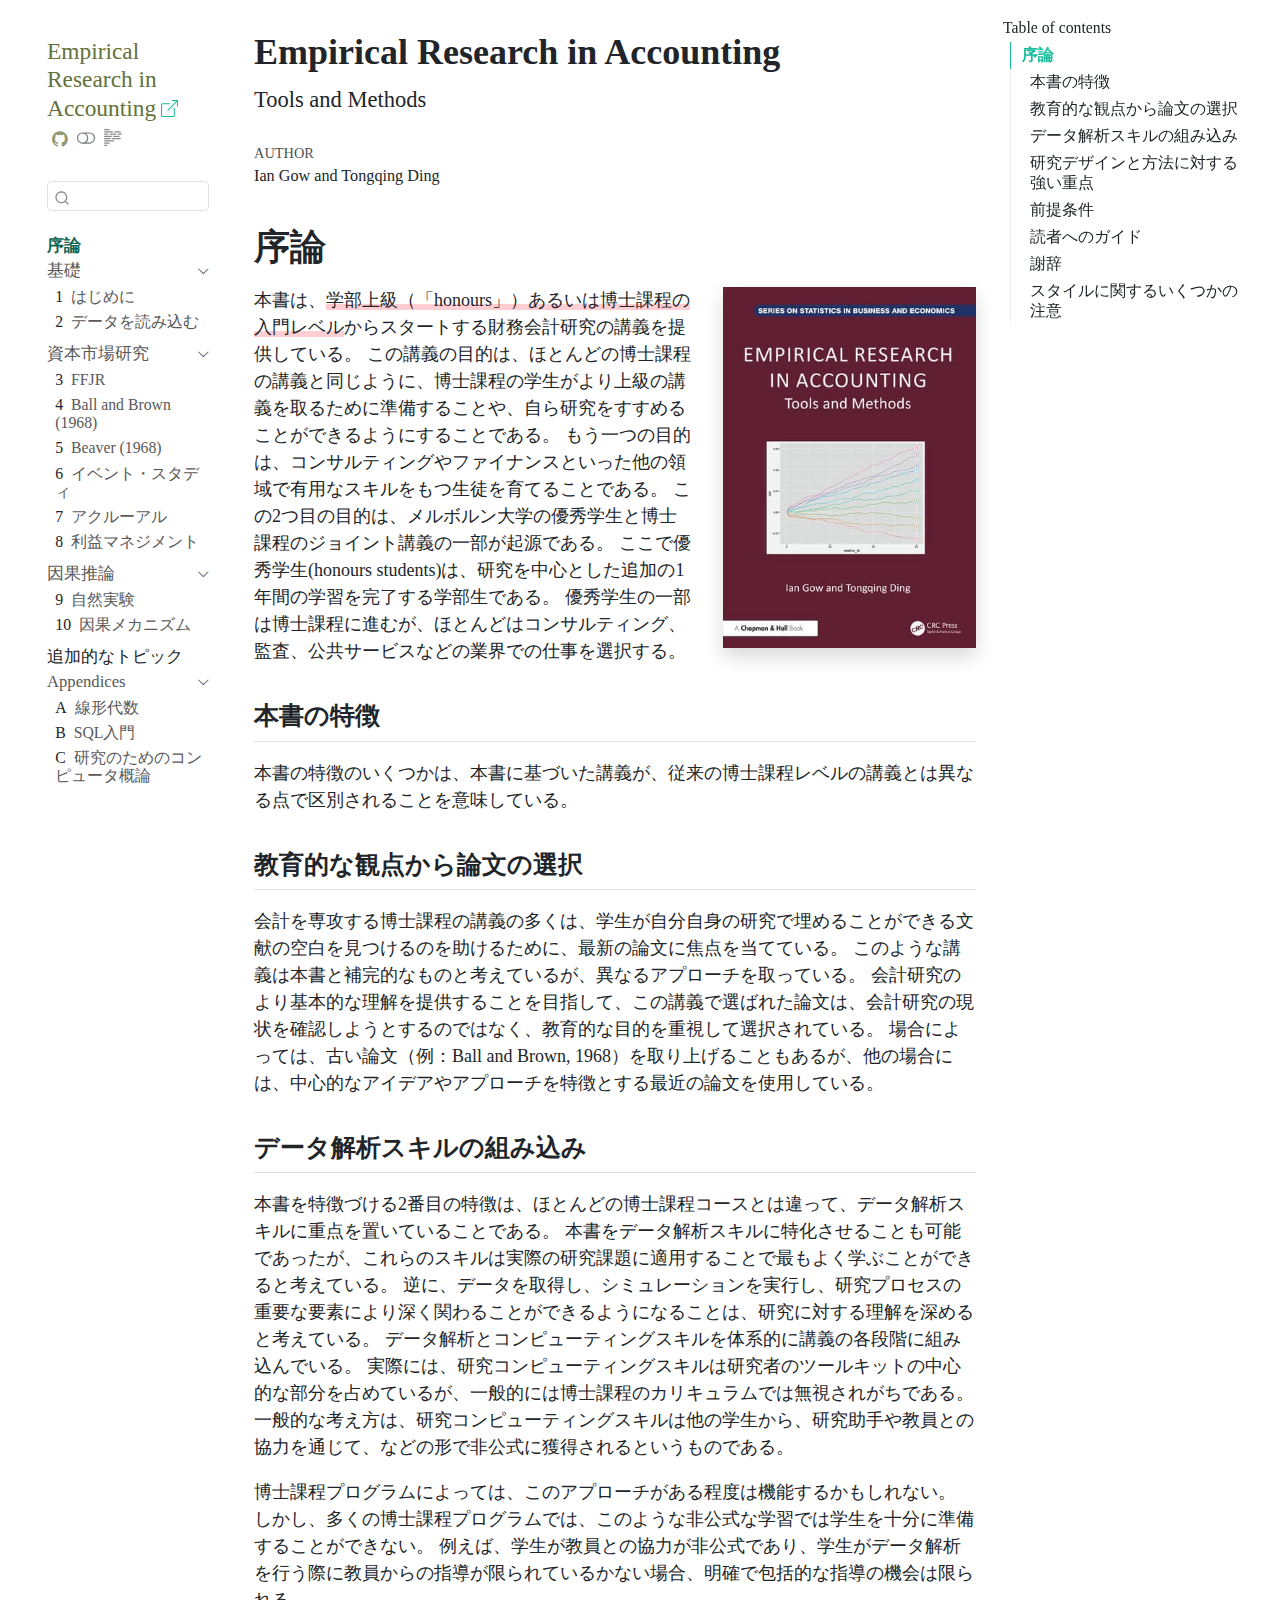
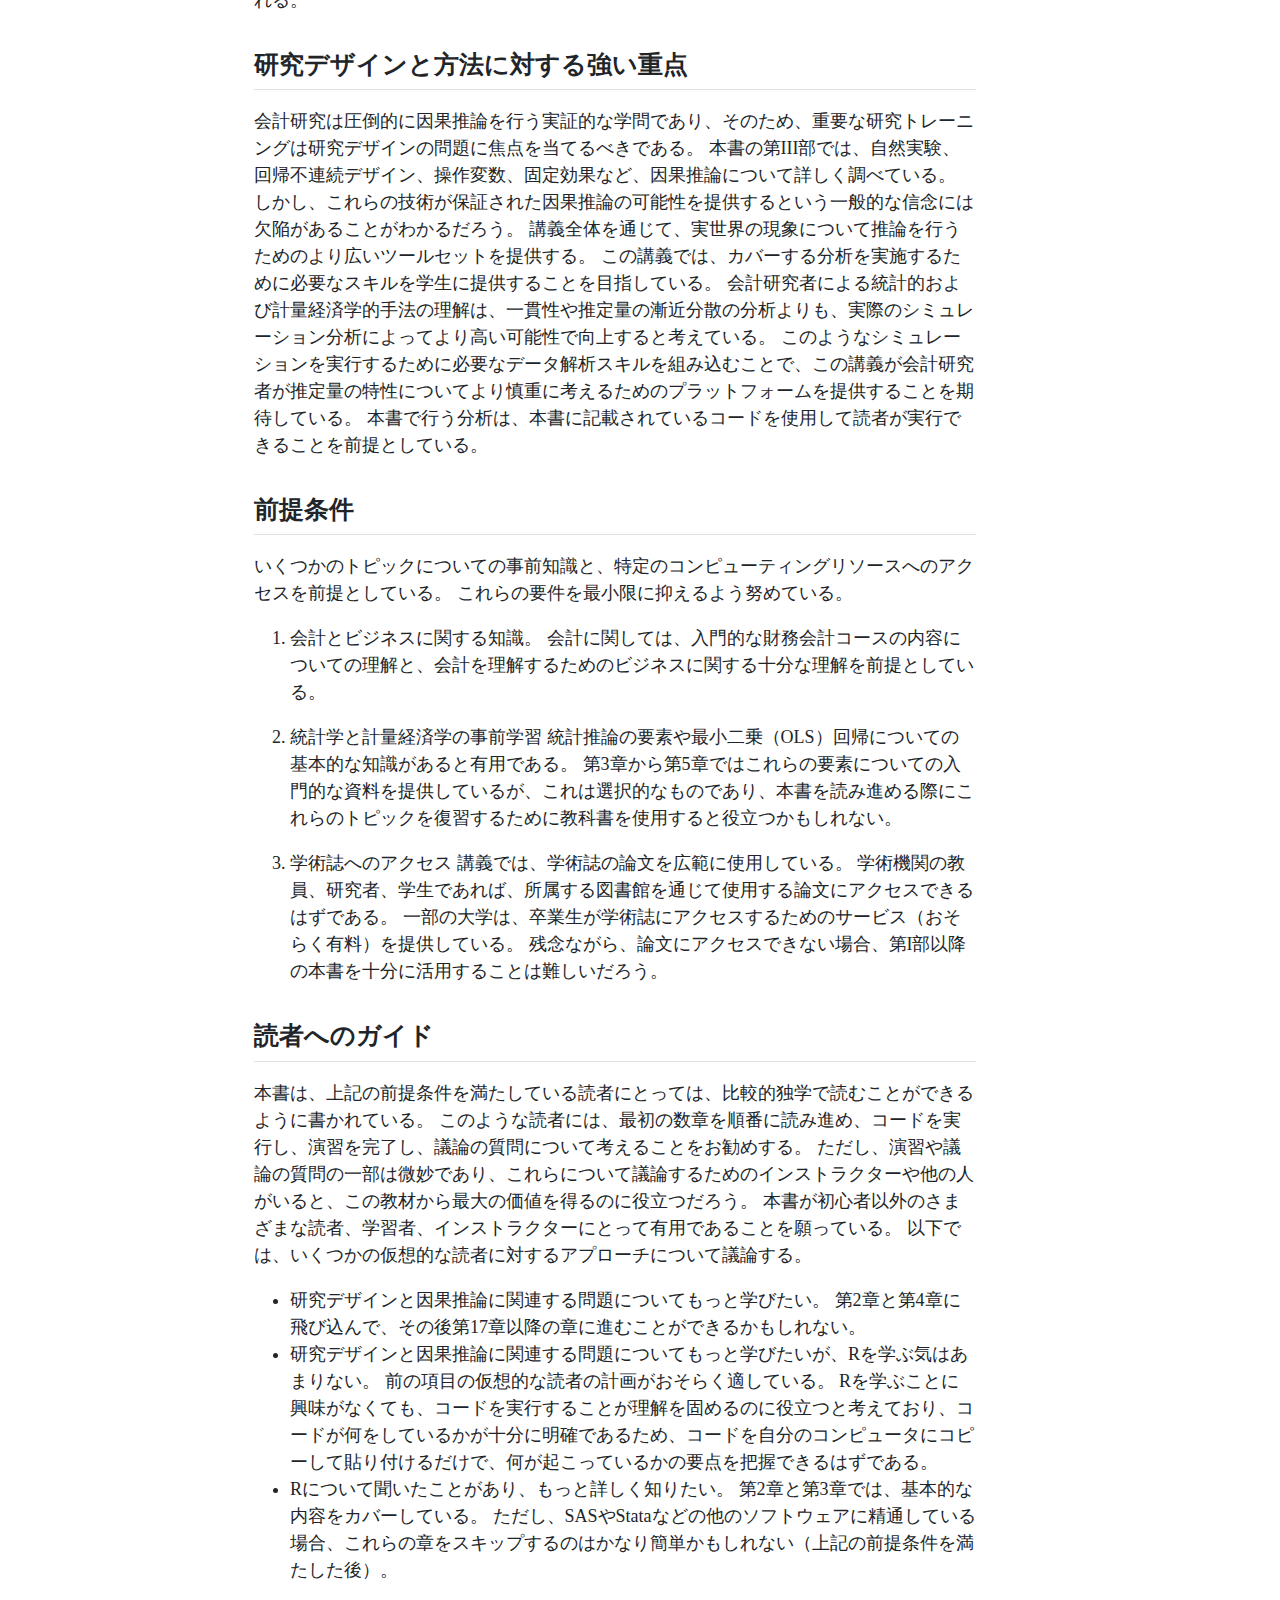
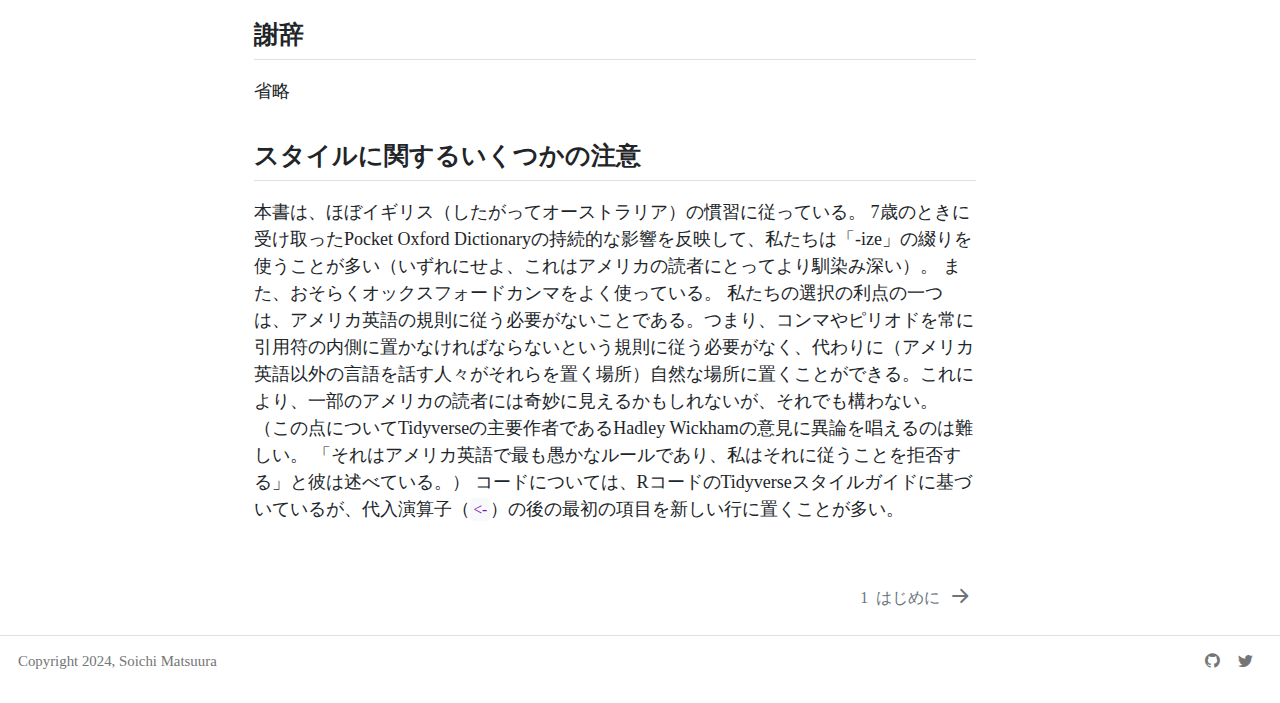
<file: docs/index.html>
<!DOCTYPE html>
<html xmlns="http://www.w3.org/1999/xhtml" lang="en" xml:lang="en"><head>

<meta charset="utf-8">
<meta name="generator" content="quarto-1.6.40">

<meta name="viewport" content="width=device-width, initial-scale=1.0, user-scalable=yes">

<meta name="author" content="Ian Gow and Tongqing Ding">

<title>Empirical Research in Accounting</title>
<style>
code{white-space: pre-wrap;}
span.smallcaps{font-variant: small-caps;}
div.columns{display: flex; gap: min(4vw, 1.5em);}
div.column{flex: auto; overflow-x: auto;}
div.hanging-indent{margin-left: 1.5em; text-indent: -1.5em;}
ul.task-list{list-style: none;}
ul.task-list li input[type="checkbox"] {
  width: 0.8em;
  margin: 0 0.8em 0.2em -1em; /* quarto-specific, see https://github.com/quarto-dev/quarto-cli/issues/4556 */ 
  vertical-align: middle;
}
</style>


<script src="site_libs/quarto-nav/quarto-nav.js"></script>
<script src="site_libs/quarto-nav/headroom.min.js"></script>
<script src="site_libs/clipboard/clipboard.min.js"></script>
<script src="site_libs/quarto-search/autocomplete.umd.js"></script>
<script src="site_libs/quarto-search/fuse.min.js"></script>
<script src="site_libs/quarto-search/quarto-search.js"></script>
<meta name="quarto:offset" content="./">
<link href="./chap01_Introduction.html" rel="next">
<link href="./img/favicon.ico" rel="icon">
<script src="site_libs/quarto-html/quarto.js"></script>
<script src="site_libs/quarto-html/popper.min.js"></script>
<script src="site_libs/quarto-html/tippy.umd.min.js"></script>
<script src="site_libs/quarto-html/anchor.min.js"></script>
<link href="site_libs/quarto-html/tippy.css" rel="stylesheet">
<link href="site_libs/quarto-html/quarto-syntax-highlighting-1092c56c6cadf2eb47b1bc8063ab382a.css" rel="stylesheet" class="quarto-color-scheme" id="quarto-text-highlighting-styles">
<link href="site_libs/quarto-html/quarto-syntax-highlighting-dark-1092c56c6cadf2eb47b1bc8063ab382a.css" rel="prefetch" class="quarto-color-scheme quarto-color-alternate" id="quarto-text-highlighting-styles">
<script src="site_libs/bootstrap/bootstrap.min.js"></script>
<link href="site_libs/bootstrap/bootstrap-icons.css" rel="stylesheet">
<link href="site_libs/bootstrap/bootstrap-c58e7bee4ee1a6584ec9d1fc0e841892.min.css" rel="stylesheet" append-hash="true" class="quarto-color-scheme" id="quarto-bootstrap" data-mode="light">
<link href="site_libs/bootstrap/bootstrap-dark-2e8bc3580cc84ea2920b26bb0544913d.min.css" rel="prefetch" append-hash="true" class="quarto-color-scheme quarto-color-alternate" id="quarto-bootstrap" data-mode="dark">
<script id="quarto-search-options" type="application/json">{
  "location": "sidebar",
  "copy-button": false,
  "collapse-after": 3,
  "panel-placement": "start",
  "type": "textbox",
  "limit": 50,
  "keyboard-shortcut": [
    "f",
    "/",
    "s"
  ],
  "show-item-context": false,
  "language": {
    "search-no-results-text": "No results",
    "search-matching-documents-text": "matching documents",
    "search-copy-link-title": "Copy link to search",
    "search-hide-matches-text": "Hide additional matches",
    "search-more-match-text": "more match in this document",
    "search-more-matches-text": "more matches in this document",
    "search-clear-button-title": "Clear",
    "search-text-placeholder": "",
    "search-detached-cancel-button-title": "Cancel",
    "search-submit-button-title": "Submit",
    "search-label": "Search"
  }
}</script>


<meta name="twitter:title" content="Empirical Research in Accounting">
<meta name="twitter:description" content="Tools and Methods">
<meta name="twitter:image" content="https://so-ichi.com/img/ivan.jpg">
<meta name="twitter:card" content="summary_large_image">
</head>

<body class="nav-sidebar floating">

<div id="quarto-search-results"></div>
  <header id="quarto-header" class="headroom fixed-top">
  <nav class="quarto-secondary-nav">
    <div class="container-fluid d-flex">
      <button type="button" class="quarto-btn-toggle btn" data-bs-toggle="collapse" role="button" data-bs-target=".quarto-sidebar-collapse-item" aria-controls="quarto-sidebar" aria-expanded="false" aria-label="Toggle sidebar navigation" onclick="if (window.quartoToggleHeadroom) { window.quartoToggleHeadroom(); }">
        <i class="bi bi-layout-text-sidebar-reverse"></i>
      </button>
        <nav class="quarto-page-breadcrumbs" aria-label="breadcrumb"><ol class="breadcrumb"><li class="breadcrumb-item"><a href="./index.html">序論</a></li></ol></nav>
        <a class="flex-grow-1" role="navigation" data-bs-toggle="collapse" data-bs-target=".quarto-sidebar-collapse-item" aria-controls="quarto-sidebar" aria-expanded="false" aria-label="Toggle sidebar navigation" onclick="if (window.quartoToggleHeadroom) { window.quartoToggleHeadroom(); }">      
        </a>
      <button type="button" class="btn quarto-search-button" aria-label="Search" onclick="window.quartoOpenSearch();">
        <i class="bi bi-search"></i>
      </button>
    </div>
  </nav>
</header>
<!-- content -->
<div id="quarto-content" class="quarto-container page-columns page-rows-contents page-layout-article">
<!-- sidebar -->
  <nav id="quarto-sidebar" class="sidebar collapse collapse-horizontal quarto-sidebar-collapse-item sidebar-navigation floating overflow-auto">
    <div class="pt-lg-2 mt-2 text-left sidebar-header">
    <div class="sidebar-title mb-0 py-0">
      <a href="./">Empirical Research in Accounting</a> 
        <div class="sidebar-tools-main tools-wide">
    <a href="https://github.com/ma2ura/ER4A/" title="Source Code" class="quarto-navigation-tool px-1" aria-label="Source Code"><i class="bi bi-github"></i></a>
  <a href="" class="quarto-color-scheme-toggle quarto-navigation-tool  px-1" onclick="window.quartoToggleColorScheme(); return false;" title="Toggle dark mode"><i class="bi"></i></a>
  <a href="" class="quarto-reader-toggle quarto-navigation-tool px-1" onclick="window.quartoToggleReader(); return false;" title="Toggle reader mode">
  <div class="quarto-reader-toggle-btn">
  <i class="bi"></i>
  </div>
</a>
</div>
    </div>
      </div>
        <div class="mt-2 flex-shrink-0 align-items-center">
        <div class="sidebar-search">
        <div id="quarto-search" class="" title="Search"></div>
        </div>
        </div>
    <div class="sidebar-menu-container"> 
    <ul class="list-unstyled mt-1">
        <li class="sidebar-item">
  <div class="sidebar-item-container"> 
  <a href="./index.html" class="sidebar-item-text sidebar-link active">
 <span class="menu-text">序論</span></a>
  </div>
</li>
        <li class="sidebar-item sidebar-item-section">
      <div class="sidebar-item-container"> 
            <a class="sidebar-item-text sidebar-link text-start" data-bs-toggle="collapse" data-bs-target="#quarto-sidebar-section-1" role="navigation" aria-expanded="true">
 <span class="menu-text">基礎</span></a>
          <a class="sidebar-item-toggle text-start" data-bs-toggle="collapse" data-bs-target="#quarto-sidebar-section-1" role="navigation" aria-expanded="true" aria-label="Toggle section">
            <i class="bi bi-chevron-right ms-2"></i>
          </a> 
      </div>
      <ul id="quarto-sidebar-section-1" class="collapse list-unstyled sidebar-section depth1 show">  
          <li class="sidebar-item">
  <div class="sidebar-item-container"> 
  <a href="./chap01_Introduction.html" class="sidebar-item-text sidebar-link">
 <span class="menu-text"><span class="chapter-number">1</span>&nbsp; <span class="chapter-title">はじめに</span></span></a>
  </div>
</li>
          <li class="sidebar-item">
  <div class="sidebar-item-container"> 
  <a href="./chap09_import.html" class="sidebar-item-text sidebar-link">
 <span class="menu-text"><span class="chapter-number">2</span>&nbsp; <span class="chapter-title">データを読み込む</span></span></a>
  </div>
</li>
      </ul>
  </li>
        <li class="sidebar-item sidebar-item-section">
      <div class="sidebar-item-container"> 
            <a class="sidebar-item-text sidebar-link text-start" data-bs-toggle="collapse" data-bs-target="#quarto-sidebar-section-2" role="navigation" aria-expanded="true">
 <span class="menu-text">資本市場研究</span></a>
          <a class="sidebar-item-toggle text-start" data-bs-toggle="collapse" data-bs-target="#quarto-sidebar-section-2" role="navigation" aria-expanded="true" aria-label="Toggle section">
            <i class="bi bi-chevron-right ms-2"></i>
          </a> 
      </div>
      <ul id="quarto-sidebar-section-2" class="collapse list-unstyled sidebar-section depth1 show">  
          <li class="sidebar-item">
  <div class="sidebar-item-container"> 
  <a href="./chap10_FFJR.html" class="sidebar-item-text sidebar-link">
 <span class="menu-text"><span class="chapter-number">3</span>&nbsp; <span class="chapter-title">FFJR</span></span></a>
  </div>
</li>
          <li class="sidebar-item">
  <div class="sidebar-item-container"> 
  <a href="./chap11_BB1968.html" class="sidebar-item-text sidebar-link">
 <span class="menu-text"><span class="chapter-number">4</span>&nbsp; <span class="chapter-title">Ball and Brown (1968)</span></span></a>
  </div>
</li>
          <li class="sidebar-item">
  <div class="sidebar-item-container"> 
  <a href="./chap12_Beaver1968.html" class="sidebar-item-text sidebar-link">
 <span class="menu-text"><span class="chapter-number">5</span>&nbsp; <span class="chapter-title">Beaver (1968)</span></span></a>
  </div>
</li>
          <li class="sidebar-item">
  <div class="sidebar-item-container"> 
  <a href="./chap13_Event.html" class="sidebar-item-text sidebar-link">
 <span class="menu-text"><span class="chapter-number">6</span>&nbsp; <span class="chapter-title">イベント・スタディ</span></span></a>
  </div>
</li>
          <li class="sidebar-item">
  <div class="sidebar-item-container"> 
  <a href="./chap15_accruals.html" class="sidebar-item-text sidebar-link">
 <span class="menu-text"><span class="chapter-number">7</span>&nbsp; <span class="chapter-title">アクルーアル</span></span></a>
  </div>
</li>
          <li class="sidebar-item">
  <div class="sidebar-item-container"> 
  <a href="./chap16_em.html" class="sidebar-item-text sidebar-link">
 <span class="menu-text"><span class="chapter-number">8</span>&nbsp; <span class="chapter-title">利益マネジメント</span></span></a>
  </div>
</li>
      </ul>
  </li>
        <li class="sidebar-item sidebar-item-section">
      <div class="sidebar-item-container"> 
            <a class="sidebar-item-text sidebar-link text-start" data-bs-toggle="collapse" data-bs-target="#quarto-sidebar-section-3" role="navigation" aria-expanded="true">
 <span class="menu-text">因果推論</span></a>
          <a class="sidebar-item-toggle text-start" data-bs-toggle="collapse" data-bs-target="#quarto-sidebar-section-3" role="navigation" aria-expanded="true" aria-label="Toggle section">
            <i class="bi bi-chevron-right ms-2"></i>
          </a> 
      </div>
      <ul id="quarto-sidebar-section-3" class="collapse list-unstyled sidebar-section depth1 show">  
          <li class="sidebar-item">
  <div class="sidebar-item-container"> 
  <a href="./chap17_Natural.html" class="sidebar-item-text sidebar-link">
 <span class="menu-text"><span class="chapter-number">9</span>&nbsp; <span class="chapter-title">自然実験</span></span></a>
  </div>
</li>
          <li class="sidebar-item">
  <div class="sidebar-item-container"> 
  <a href="./chap18_Causal_mechanisms.html" class="sidebar-item-text sidebar-link">
 <span class="menu-text"><span class="chapter-number">10</span>&nbsp; <span class="chapter-title">因果メカニズム</span></span></a>
  </div>
</li>
      </ul>
  </li>
        <li class="sidebar-item sidebar-item-section">
      <span class="sidebar-item-text sidebar-link text-start">
 <span class="menu-text">追加的なトピック</span></span>
  </li>
        <li class="sidebar-item sidebar-item-section">
      <div class="sidebar-item-container"> 
            <a class="sidebar-item-text sidebar-link text-start" data-bs-toggle="collapse" data-bs-target="#quarto-sidebar-section-5" role="navigation" aria-expanded="true">
 <span class="menu-text">Appendices</span></a>
          <a class="sidebar-item-toggle text-start" data-bs-toggle="collapse" data-bs-target="#quarto-sidebar-section-5" role="navigation" aria-expanded="true" aria-label="Toggle section">
            <i class="bi bi-chevron-right ms-2"></i>
          </a> 
      </div>
      <ul id="quarto-sidebar-section-5" class="collapse list-unstyled sidebar-section depth1 show">  
          <li class="sidebar-item">
  <div class="sidebar-item-container"> 
  <a href="./appA_LinearAlgebra.html" class="sidebar-item-text sidebar-link">
 <span class="menu-text"><span class="chapter-number">A</span>&nbsp; <span class="chapter-title">線形代数</span></span></a>
  </div>
</li>
          <li class="sidebar-item">
  <div class="sidebar-item-container"> 
  <a href="./appB_SQL.html" class="sidebar-item-text sidebar-link">
 <span class="menu-text"><span class="chapter-number">B</span>&nbsp; <span class="chapter-title">SQL入門</span></span></a>
  </div>
</li>
          <li class="sidebar-item">
  <div class="sidebar-item-container"> 
  <a href="./appC_Computing.html" class="sidebar-item-text sidebar-link">
 <span class="menu-text"><span class="chapter-number">C</span>&nbsp; <span class="chapter-title">研究のためのコンピュータ概論</span></span></a>
  </div>
</li>
      </ul>
  </li>
    </ul>
    </div>
</nav>
<div id="quarto-sidebar-glass" class="quarto-sidebar-collapse-item" data-bs-toggle="collapse" data-bs-target=".quarto-sidebar-collapse-item"></div>
<!-- margin-sidebar -->
    <div id="quarto-margin-sidebar" class="sidebar margin-sidebar">
        <nav id="TOC" role="doc-toc" class="toc-active">
    <h2 id="toc-title">Table of contents</h2>
   
  <ul>
  <li><a href="#序論" id="toc-序論" class="nav-link active" data-scroll-target="#序論">序論</a>
  <ul class="collapse">
  <li><a href="#本書の特徴" id="toc-本書の特徴" class="nav-link" data-scroll-target="#本書の特徴">本書の特徴</a></li>
  <li><a href="#教育的な観点から論文の選択" id="toc-教育的な観点から論文の選択" class="nav-link" data-scroll-target="#教育的な観点から論文の選択">教育的な観点から論文の選択</a></li>
  <li><a href="#データ解析スキルの組み込み" id="toc-データ解析スキルの組み込み" class="nav-link" data-scroll-target="#データ解析スキルの組み込み">データ解析スキルの組み込み</a></li>
  <li><a href="#研究デザインと方法に対する強い重点" id="toc-研究デザインと方法に対する強い重点" class="nav-link" data-scroll-target="#研究デザインと方法に対する強い重点">研究デザインと方法に対する強い重点</a></li>
  <li><a href="#前提条件" id="toc-前提条件" class="nav-link" data-scroll-target="#前提条件">前提条件</a></li>
  <li><a href="#読者へのガイド" id="toc-読者へのガイド" class="nav-link" data-scroll-target="#読者へのガイド">読者へのガイド</a></li>
  <li><a href="#謝辞" id="toc-謝辞" class="nav-link" data-scroll-target="#謝辞">謝辞</a></li>
  <li><a href="#スタイルに関するいくつかの注意" id="toc-スタイルに関するいくつかの注意" class="nav-link" data-scroll-target="#スタイルに関するいくつかの注意">スタイルに関するいくつかの注意</a></li>
  </ul></li>
  </ul>
</nav>
    </div>
<!-- main -->
<main class="content" id="quarto-document-content">

<header id="title-block-header" class="quarto-title-block default">
<div class="quarto-title">
<h1 class="title">Empirical Research in Accounting</h1>
<p class="subtitle lead">Tools and Methods</p>
</div>



<div class="quarto-title-meta">

    <div>
    <div class="quarto-title-meta-heading">Author</div>
    <div class="quarto-title-meta-contents">
             <p>Ian Gow and Tongqing Ding </p>
          </div>
  </div>
    
  
    
  </div>
  


</header>



<section id="序論" class="level1 unnumbered">
<h1 class="unnumbered">序論</h1><p><img src="img/ivan.jpg" title="Empirical Research in Accounting" class="quarto-cover-image img-fluid"></p>
<!-- This book provides a course on financial accounting research that begins at an upper-undergraduate ("honours") or introductory PhD level.  -->
<p>本書は、<span class="markp">学部上級（「honours」）あるいは博士課程の入門レベル</span>からスタートする財務会計研究の講義を提供している。 <!-- One goal of the course, like most PhD courses, is to prepare PhD students to take further research courses and to go on to do their own research.  --> この講義の目的は、ほとんどの博士課程の講義と同じように、博士課程の学生がより上級の講義を取るために準備することや、自ら研究をすすめることができるようにすることである。 <!-- Another goal of the course is to provide students with a set of skills that is useful in other domains, such as consulting or finance.  --> もう一つの目的は、コンサルティングやファイナンスといった他の領域で有用なスキルをもつ生徒を育てることである。 <!-- This second goal stems from the origins of parts of this course in a joint honours-PhD course at the University of Melbourne, where the honours students are undergraduates completing an additional year of study with a focus on research.  --> この2つ目の目的は、メルボルン大学の優秀学生と博士課程のジョイント講義の一部が起源である。 ここで優秀学生(honours students)は、研究を中心とした追加の1年間の学習を完了する学部生である。 <!-- While some honours students progress to PhD studies, most elect to take jobs in industry, such as consulting, auditing, or public service. --> 優秀学生の一部は博士課程に進むが、ほとんどはコンサルティング、監査、公共サービスなどの業界での仕事を選択する。</p>
<section id="本書の特徴" class="level2">
<h2 class="anchored" data-anchor-id="本書の特徴">本書の特徴</h2>
<!-- Some features of this book mean that a course based on it will be distinguished from a more traditional PhD-level course in a number of respects that we discuss here. -->
<p>本書の特徴のいくつかは、本書に基づいた講義が、従来の博士課程レベルの講義とは異なる点で区別されることを意味している。</p>
<!-- ## Pedagogically driven selection of papers -->
</section>
<section id="教育的な観点から論文の選択" class="level2">
<h2 class="anchored" data-anchor-id="教育的な観点から論文の選択">教育的な観点から論文の選択</h2>
<!-- Many syllabuses for PhD courses in accounting focus on recent papers with a view to giving students a sense of the current themes and trends in research to help students spot gaps in the literature that they can fill with their own research.  -->
<p>会計を専攻する博士課程の講義の多くは、学生が自分自身の研究で埋めることができる文献の空白を見つけるのを助けるために、最新の論文に焦点を当てている。 <!-- We view such courses as complementary to this course, but take a different approach. --> このような講義は本書と補完的なものと考えているが、異なるアプローチを取っている。 <!-- Aiming to provide a more fundamental understanding of accounting research, the selection of papers in this course is driven more by pedagogical goals than an attempt to represent the current state of play in accounting research.  --> 会計研究のより基本的な理解を提供することを目指して、この講義で選ばれた論文は、会計研究の現状を確認しようとするのではなく、教育的な目的を重視して選択されている。 <!-- In some cases, this means covering older papers (e.g., Ball and Brown, 1968), but in other cases we use a recent paper that features a core idea or approach. --> 場合によっては、古い論文（例：Ball and Brown, 1968）を取り上げることもあるが、他の場合には、中心的なアイデアやアプローチを特徴とする最近の論文を使用している。</p>
<!-- ## Incorporation of data analysis skills -->
</section>
<section id="データ解析スキルの組み込み" class="level2">
<h2 class="anchored" data-anchor-id="データ解析スキルの組み込み">データ解析スキルの組み込み</h2>
<!-- A second feature that distinguishes this course from most PhD courses in accounting is an emphasis on data analysis skills, which are woven into the course throughout.  -->
<p>本書を特徴づける2番目の特徴は、ほとんどの博士課程コースとは違って、データ解析スキルに重点を置いていることである。 <!-- While it might have been possible to make this a course focused exclusively on such skills, it is our view that these skills are best learned through applying them to real research questions. --> 本書をデータ解析スキルに特化させることも可能であったが、これらのスキルは実際の研究課題に適用することで最もよく学ぶことができると考えている。 <!-- Conversely, we believe that being able to pull data, run simulations, and get more involved with critical elements of the research process engenders a better understanding of research. --> 逆に、データを取得し、シミュレーションを実行し、研究プロセスの重要な要素により深く関わることができるようになることは、研究に対する理解を深めると考えている。 <!-- We build data analysis and computing skills into the course at each step in a systematic way.  --> データ解析とコンピューティングスキルを体系的に講義の各段階に組み込んでいる。 <!-- In practice, research computing skills are the bread and butter of a researcher's toolkit but are generally neglected in PhD programs' formal curricula.  --> 実際には、研究コンピューティングスキルは研究者のツールキットの中心的な部分を占めているが、一般的には博士課程のカリキュラムでは無視されがちである。 <!-- The prevailing ethos seems to be that research computing skills are acquired informally from other students, through research assistantships and collaboration with faculty members, and so on. --> 一般的な考え方は、研究コンピューティングスキルは他の学生から、研究助手や教員との協力を通じて、などの形で非公式に獲得されるというものである。</p>
<!-- In some doctoral programs, this approach may work to a degree.  -->
<p>博士課程プログラムによっては、このアプローチがある程度は機能するかもしれない。 <!-- But in many doctoral pro-grams, such informal learning fails to prepare students adequately.  --> しかし、多くの博士課程プログラムでは、このような非公式な学習では学生を十分に準備することができない。 <!-- For example, if students' collaboration with faculty members is informal and related to collaboration on papers where the students do the data analysis with limited or no hands-on guidance from the faculty member, then the opportunity for clear and comprehensive guidance is limited. --> 例えば、学生が教員との協力が非公式であり、学生がデータ解析を行う際に教員からの指導が限られているかない場合、明確で包括的な指導の機会は限られる。</p>
<!-- ## Greater emphasis on research design and methods -->
</section>
<section id="研究デザインと方法に対する強い重点" class="level2">
<h2 class="anchored" data-anchor-id="研究デザインと方法に対する強い重点">研究デザインと方法に対する強い重点</h2>
<!-- Accounting research is overwhelmingly an empirical discipline seeking to draw causal inferences and, as such, significant research training should be focused on research design issues. -->
<p>会計研究は圧倒的に因果推論を行う実証的な学問であり、そのため、重要な研究トレーニングは研究デザインの問題に焦点を当てるべきである。 <!-- Part III of the book examines causal inference in depth, including natural experiments, regression discontinuity designs, instrumental variables, and fixed effects.  --> 本書の第III部では、自然実験、回帰不連続デザイン、操作変数、固定効果など、因果推論について詳しく調べている。 <!-- However, we will see that there are flaws in the common belief that it is these techniques that offer hope for warranted causal inference, rather than the settings in which they can be deployed.  --> しかし、これらの技術が保証された因果推論の可能性を提供するという一般的な信念には欠陥があることがわかるだろう。 <!-- Throughout the course, we will offer a broader set of tools for making inferences about real-world phenomena. --> 講義全体を通じて、実世界の現象について推論を行うためのより広いツールセットを提供する。 <!-- In this course, we strive to give students the skills that are needed to conduct the analyses that we cover.  --> この講義では、カバーする分析を実施するために必要なスキルを学生に提供することを目指している。 <!-- We believe that understanding of statistical and econometric techniques by accounting researchers is more likely to be enhanced by hands-on simulation analysis than by analysis of consistency and asymptotic variance of estimators.  --> 会計研究者による統計的および計量経済学的手法の理解は、一貫性や推定量の漸近分散の分析よりも、実際のシミュレーション分析によってより高い可能性で向上すると考えている。 <!-- By building in the data analysis skills needed to perform such simulations, we hope that this course provides a platform for accounting researchers to think more carefully about the properties of their estimators.  --> このようなシミュレーションを実行するために必要なデータ解析スキルを組み込むことで、この講義が会計研究者が推定量の特性についてより慎重に考えるためのプラットフォームを提供することを期待している。 <!-- A core commitment we make in this book is that every analysis we present can be conducted by the reader using the code found herein. --> 本書で行う分析は、本書に記載されているコードを使用して読者が実行できることを前提としている。</p>
<!-- ## Prerequisites -->
</section>
<section id="前提条件" class="level2">
<h2 class="anchored" data-anchor-id="前提条件">前提条件</h2>
<!-- We presume prior knowledge of some topics and access to certain computing resources.  -->
<p>いくつかのトピックについての事前知識と、特定のコンピューティングリソースへのアクセスを前提としている。 <!-- We have endeavoured to keep these requirements to a minimum. --> これらの要件を最小限に抑えるよう努めている。</p>
<!-- 1. Knowledge of accounting and business.  -->
<ol type="1">
<li>会計とビジネスに関する知識。 <!-- In terms of accounting, we assume a solid understanding of the content of an introductory financial accounting course and enough understanding of business to make sense of accounting. --> 会計に関しては、入門的な財務会計コースの内容についての理解と、会計を理解するためのビジネスに関する十分な理解を前提としている。</li>
</ol>
<!-- 2. Prior exposure to statistics and econometrics.  -->
<ol start="2" type="1">
<li>統計学と計量経済学の事前学習 <!-- Some familiarity with the elements of statistical inference and ordinary least-squares (OLS) regression will be helpful.  --> 統計推論の要素や最小二乗（OLS）回帰についての基本的な知識があると有用である。 <!-- While we do provide some introductory material on elements of these in Chapters 3-5, this is selective and it may help to use a textbook to brush up on these topics as you work through the book. --> 第3章から第5章ではこれらの要素についての入門的な資料を提供しているが、これは選択的なものであり、本書を読み進める際にこれらのトピックを復習するために教科書を使用すると役立つかもしれない。</li>
</ol>
<!-- 3. Access to academic journals.  -->
<ol start="3" type="1">
<li>学術誌へのアクセス <!-- The course makes extensive use of papers in academic journals.  --> 講義では、学術誌の論文を広範に使用している。 <!-- If you are a faculty member, researcher, or student at an academic institution, then you should be able to access the papers we use through your library.  --> 学術機関の教員、研究者、学生であれば、所属する図書館を通じて使用する論文にアクセスできるはずである。 <!-- Some universities provide a service (perhaps for a fee) for alumni access to academic journals.  --> 一部の大学は、卒業生が学術誌にアクセスするためのサービス（おそらく有料）を提供している。 <!-- Unfortunately, if you cannot access the papers, it will be difficult to make full use of this course book beyond Part I. --> 残念ながら、論文にアクセスできない場合、第I部以降の本書を十分に活用することは難しいだろう。</li>
</ol>
<!-- ## A guide for readers -->
</section>
<section id="読者へのガイド" class="level2">
<h2 class="anchored" data-anchor-id="読者へのガイド">読者へのガイド</h2>
<!-- The book is written so as to be fairly accessible to a novice reading independently (subject to the prerequisites outlined above).  -->
<p>本書は、上記の前提条件を満たしている読者にとっては、比較的独学で読むことができるように書かれている。 <!-- We recommend that such readers work through the first few chapters in order, including running the code, completing the exercises, and thinking about the discussion questions.  --> このような読者には、最初の数章を順番に読み進め、コードを実行し、演習を完了し、議論の質問について考えることをお勧めする。 <!-- That said, some elements of the exercises and discussion questions are subtle and having an instructor or someone to discuss these with will help you to get the full value from this material. --> ただし、演習や議論の質問の一部は微妙であり、これらについて議論するためのインストラクターや他の人がいると、この教材から最大の価値を得るのに役立つだろう。 <!-- We hope that this book will be useful to a variety of readers, learners, and instructors beyond the novices.  --> 本書が初心者以外のさまざまな読者、学習者、インストラクターにとって有用であることを願っている。 <!-- Below we discuss possible approaches for some hypothetical readers. --> 以下では、いくつかの仮想的な読者に対するアプローチについて議論する。</p>
<!-- • I am interested in learning more about issues related to research design and causal inference.  -->
<ul>
<li>研究デザインと因果推論に関連する問題についてもっと学びたい。 <!-- You might find you can dive into Chapters 2 and 4, then move to Chapter 17 and subsequent chapters. --> 第2章と第4章に飛び込んで、その後第17章以降の章に進むことができるかもしれない。 <!-- - I am interested in learning more about issues related to research design and causal inference, but I don't really want to learn R.  --></li>
<li>研究デザインと因果推論に関連する問題についてもっと学びたいが、Rを学ぶ気はあまりない。 <!-- The plan for the hypothetical reader in the previous bullet point likely works.  --> 前の項目の仮想的な読者の計画がおそらく適している。 <!-- Even if you aren't interested in learning R, we think that running the code helps solidify understanding and that what the code is doing is sufficiently clear that copy-pasting the code into your own computer should be enough to get the gist of what is going on. --> Rを学ぶことに興味がなくても、コードを実行することが理解を固めるのに役立つと考えており、コードが何をしているかが十分に明確であるため、コードを自分のコンピュータにコピーして貼り付けるだけで、何が起こっているかの要点を把握できるはずである。 <!-- - I have heard about R and would like to learn more about it.  --></li>
<li>Rについて聞いたことがあり、もっと詳しく知りたい。 <!-- Chapters 2 and 3 cover some of the basics.  --> 第2章と第3章では、基本的な内容をカバーしている。 <!-- But if you're already proficient in something like SAS or Stata, you may find it pretty easy to skip those chapters (after meeting the prerequisites above) --> ただし、SASやStataなどの他のソフトウェアに精通している場合、これらの章をスキップするのはかなり簡単かもしれない（上記の前提条件を満たした後）。</li>
</ul>
</section>
<section id="謝辞" class="level2">
<h2 class="anchored" data-anchor-id="謝辞">謝辞</h2>
<p>省略</p>
<!-- ## Some notes on style -->
</section>
<section id="スタイルに関するいくつかの注意" class="level2">
<h2 class="anchored" data-anchor-id="スタイルに関するいくつかの注意">スタイルに関するいくつかの注意</h2>
<!-- We follow British (hence Australian) conventions for the most part.  -->
<p>本書は、ほぼイギリス（したがってオーストラリア）の慣習に従っている。 <!-- Reflecting the enduring influence of a Pocket Oxford Dictionary one of us received at age seven, we tend to use "-ize" spellings instead of "-ise" spellings (in any case, these are more familiar to American readers). ---> 7歳のときに受け取ったPocket Oxford Dictionaryの持続的な影響を反映して、私たちは「-ize」の綴りを使うことが多い（いずれにせよ、これはアメリカの読者にとってより馴染み深い）。 <!-- Also we likely use the Oxford comma more often than not.  --> また、おそらくオックスフォードカンマをよく使っている。 <!-- One benefit of our choice is that we do not have to follow the prescription of American English that commas and full stops (periods) always go inside quotes and can instead put them where they naturally belong (i.e., where speakers of languages other than American English put them) even if this produces sentences that may look odd to some American readers.  --> 私たちの選択の利点の一つは、アメリカ英語の規則に従う必要がないことである。つまり、コンマやピリオドを常に引用符の内側に置かなければならないという規則に従う必要がなく、代わりに（アメリカ英語以外の言語を話す人々がそれらを置く場所）自然な場所に置くことができる。これにより、一部のアメリカの読者には奇妙に見えるかもしれないが、それでも構わない。 <!-- (It's hard to disagree with Hadley Wickham - the lead author of the Tidyverse on this point: "That is literally the stupidest rule in American English and I refuse to follow it?") --> （この点についてTidyverseの主要作者であるHadley Wickhamの意見に異論を唱えるのは難しい。 「それはアメリカ英語で最も愚かなルールであり、私はそれに従うことを拒否する」と彼は述べている。） <!-- For code, we largely follow the Tidyverse style guide for R code, except that we often put the first item after the assignment operator (<-) on a new line. --> コードについては、RコードのTidyverseスタイルガイドに基づいているが、代入演算子（<code>&lt;-</code>）の後の最初の項目を新しい行に置くことが多い。</p>


</section>
</section>

</main> <!-- /main -->
<script id="quarto-html-after-body" type="application/javascript">
window.document.addEventListener("DOMContentLoaded", function (event) {
  const toggleBodyColorMode = (bsSheetEl) => {
    const mode = bsSheetEl.getAttribute("data-mode");
    const bodyEl = window.document.querySelector("body");
    if (mode === "dark") {
      bodyEl.classList.add("quarto-dark");
      bodyEl.classList.remove("quarto-light");
    } else {
      bodyEl.classList.add("quarto-light");
      bodyEl.classList.remove("quarto-dark");
    }
  }
  const toggleBodyColorPrimary = () => {
    const bsSheetEl = window.document.querySelector("link#quarto-bootstrap");
    if (bsSheetEl) {
      toggleBodyColorMode(bsSheetEl);
    }
  }
  toggleBodyColorPrimary();  
  const disableStylesheet = (stylesheets) => {
    for (let i=0; i < stylesheets.length; i++) {
      const stylesheet = stylesheets[i];
      stylesheet.rel = 'prefetch';
    }
  }
  const enableStylesheet = (stylesheets) => {
    for (let i=0; i < stylesheets.length; i++) {
      const stylesheet = stylesheets[i];
      stylesheet.rel = 'stylesheet';
    }
  }
  const manageTransitions = (selector, allowTransitions) => {
    const els = window.document.querySelectorAll(selector);
    for (let i=0; i < els.length; i++) {
      const el = els[i];
      if (allowTransitions) {
        el.classList.remove('notransition');
      } else {
        el.classList.add('notransition');
      }
    }
  }
  const toggleGiscusIfUsed = (isAlternate, darkModeDefault) => {
    const baseTheme = document.querySelector('#giscus-base-theme')?.value ?? 'light';
    const alternateTheme = document.querySelector('#giscus-alt-theme')?.value ?? 'dark';
    let newTheme = '';
    if(darkModeDefault) {
      newTheme = isAlternate ? baseTheme : alternateTheme;
    } else {
      newTheme = isAlternate ? alternateTheme : baseTheme;
    }
    const changeGiscusTheme = () => {
      // From: https://github.com/giscus/giscus/issues/336
      const sendMessage = (message) => {
        const iframe = document.querySelector('iframe.giscus-frame');
        if (!iframe) return;
        iframe.contentWindow.postMessage({ giscus: message }, 'https://giscus.app');
      }
      sendMessage({
        setConfig: {
          theme: newTheme
        }
      });
    }
    const isGiscussLoaded = window.document.querySelector('iframe.giscus-frame') !== null;
    if (isGiscussLoaded) {
      changeGiscusTheme();
    }
  }
  const toggleColorMode = (alternate) => {
    // Switch the stylesheets
    const alternateStylesheets = window.document.querySelectorAll('link.quarto-color-scheme.quarto-color-alternate');
    manageTransitions('#quarto-margin-sidebar .nav-link', false);
    if (alternate) {
      enableStylesheet(alternateStylesheets);
      for (const sheetNode of alternateStylesheets) {
        if (sheetNode.id === "quarto-bootstrap") {
          toggleBodyColorMode(sheetNode);
        }
      }
    } else {
      disableStylesheet(alternateStylesheets);
      toggleBodyColorPrimary();
    }
    manageTransitions('#quarto-margin-sidebar .nav-link', true);
    // Switch the toggles
    const toggles = window.document.querySelectorAll('.quarto-color-scheme-toggle');
    for (let i=0; i < toggles.length; i++) {
      const toggle = toggles[i];
      if (toggle) {
        if (alternate) {
          toggle.classList.add("alternate");     
        } else {
          toggle.classList.remove("alternate");
        }
      }
    }
    // Hack to workaround the fact that safari doesn't
    // properly recolor the scrollbar when toggling (#1455)
    if (navigator.userAgent.indexOf('Safari') > 0 && navigator.userAgent.indexOf('Chrome') == -1) {
      manageTransitions("body", false);
      window.scrollTo(0, 1);
      setTimeout(() => {
        window.scrollTo(0, 0);
        manageTransitions("body", true);
      }, 40);  
    }
  }
  const isFileUrl = () => { 
    return window.location.protocol === 'file:';
  }
  const hasAlternateSentinel = () => {  
    let styleSentinel = getColorSchemeSentinel();
    if (styleSentinel !== null) {
      return styleSentinel === "alternate";
    } else {
      return false;
    }
  }
  const setStyleSentinel = (alternate) => {
    const value = alternate ? "alternate" : "default";
    if (!isFileUrl()) {
      window.localStorage.setItem("quarto-color-scheme", value);
    } else {
      localAlternateSentinel = value;
    }
  }
  const getColorSchemeSentinel = () => {
    if (!isFileUrl()) {
      const storageValue = window.localStorage.getItem("quarto-color-scheme");
      return storageValue != null ? storageValue : localAlternateSentinel;
    } else {
      return localAlternateSentinel;
    }
  }
  const darkModeDefault = false;
  let localAlternateSentinel = darkModeDefault ? 'alternate' : 'default';
  // Dark / light mode switch
  window.quartoToggleColorScheme = () => {
    // Read the current dark / light value 
    let toAlternate = !hasAlternateSentinel();
    toggleColorMode(toAlternate);
    setStyleSentinel(toAlternate);
    toggleGiscusIfUsed(toAlternate, darkModeDefault);
  };
  // Ensure there is a toggle, if there isn't float one in the top right
  if (window.document.querySelector('.quarto-color-scheme-toggle') === null) {
    const a = window.document.createElement('a');
    a.classList.add('top-right');
    a.classList.add('quarto-color-scheme-toggle');
    a.href = "";
    a.onclick = function() { try { window.quartoToggleColorScheme(); } catch {} return false; };
    const i = window.document.createElement("i");
    i.classList.add('bi');
    a.appendChild(i);
    window.document.body.appendChild(a);
  }
  // Switch to dark mode if need be
  if (hasAlternateSentinel()) {
    toggleColorMode(true);
  } else {
    toggleColorMode(false);
  }
  const icon = "";
  const anchorJS = new window.AnchorJS();
  anchorJS.options = {
    placement: 'right',
    icon: icon
  };
  anchorJS.add('.anchored');
  const isCodeAnnotation = (el) => {
    for (const clz of el.classList) {
      if (clz.startsWith('code-annotation-')) {                     
        return true;
      }
    }
    return false;
  }
  const onCopySuccess = function(e) {
    // button target
    const button = e.trigger;
    // don't keep focus
    button.blur();
    // flash "checked"
    button.classList.add('code-copy-button-checked');
    var currentTitle = button.getAttribute("title");
    button.setAttribute("title", "Copied!");
    let tooltip;
    if (window.bootstrap) {
      button.setAttribute("data-bs-toggle", "tooltip");
      button.setAttribute("data-bs-placement", "left");
      button.setAttribute("data-bs-title", "Copied!");
      tooltip = new bootstrap.Tooltip(button, 
        { trigger: "manual", 
          customClass: "code-copy-button-tooltip",
          offset: [0, -8]});
      tooltip.show();    
    }
    setTimeout(function() {
      if (tooltip) {
        tooltip.hide();
        button.removeAttribute("data-bs-title");
        button.removeAttribute("data-bs-toggle");
        button.removeAttribute("data-bs-placement");
      }
      button.setAttribute("title", currentTitle);
      button.classList.remove('code-copy-button-checked');
    }, 1000);
    // clear code selection
    e.clearSelection();
  }
  const getTextToCopy = function(trigger) {
      const codeEl = trigger.previousElementSibling.cloneNode(true);
      for (const childEl of codeEl.children) {
        if (isCodeAnnotation(childEl)) {
          childEl.remove();
        }
      }
      return codeEl.innerText;
  }
  const clipboard = new window.ClipboardJS('.code-copy-button:not([data-in-quarto-modal])', {
    text: getTextToCopy
  });
  clipboard.on('success', onCopySuccess);
  if (window.document.getElementById('quarto-embedded-source-code-modal')) {
    const clipboardModal = new window.ClipboardJS('.code-copy-button[data-in-quarto-modal]', {
      text: getTextToCopy,
      container: window.document.getElementById('quarto-embedded-source-code-modal')
    });
    clipboardModal.on('success', onCopySuccess);
  }
    var localhostRegex = new RegExp(/^(?:http|https):\/\/localhost\:?[0-9]*\//);
    var mailtoRegex = new RegExp(/^mailto:/);
      var filterRegex = new RegExp("https:\/\/so-ichi\.com");
    var isInternal = (href) => {
        return filterRegex.test(href) || localhostRegex.test(href) || mailtoRegex.test(href);
    }
    // Inspect non-navigation links and adorn them if external
 	var links = window.document.querySelectorAll('a[href]:not(.nav-link):not(.navbar-brand):not(.toc-action):not(.sidebar-link):not(.sidebar-item-toggle):not(.pagination-link):not(.no-external):not([aria-hidden]):not(.dropdown-item):not(.quarto-navigation-tool):not(.about-link)');
    for (var i=0; i<links.length; i++) {
      const link = links[i];
      if (!isInternal(link.href)) {
        // undo the damage that might have been done by quarto-nav.js in the case of
        // links that we want to consider external
        if (link.dataset.originalHref !== undefined) {
          link.href = link.dataset.originalHref;
        }
          // default icon
          link.classList.add("external");
      }
    }
  function tippyHover(el, contentFn, onTriggerFn, onUntriggerFn) {
    const config = {
      allowHTML: true,
      maxWidth: 500,
      delay: 100,
      arrow: false,
      appendTo: function(el) {
          return el.parentElement;
      },
      interactive: true,
      interactiveBorder: 10,
      theme: 'quarto',
      placement: 'bottom-start',
    };
    if (contentFn) {
      config.content = contentFn;
    }
    if (onTriggerFn) {
      config.onTrigger = onTriggerFn;
    }
    if (onUntriggerFn) {
      config.onUntrigger = onUntriggerFn;
    }
    window.tippy(el, config); 
  }
  const noterefs = window.document.querySelectorAll('a[role="doc-noteref"]');
  for (var i=0; i<noterefs.length; i++) {
    const ref = noterefs[i];
    tippyHover(ref, function() {
      // use id or data attribute instead here
      let href = ref.getAttribute('data-footnote-href') || ref.getAttribute('href');
      try { href = new URL(href).hash; } catch {}
      const id = href.replace(/^#\/?/, "");
      const note = window.document.getElementById(id);
      if (note) {
        return note.innerHTML;
      } else {
        return "";
      }
    });
  }
  const xrefs = window.document.querySelectorAll('a.quarto-xref');
  const processXRef = (id, note) => {
    // Strip column container classes
    const stripColumnClz = (el) => {
      el.classList.remove("page-full", "page-columns");
      if (el.children) {
        for (const child of el.children) {
          stripColumnClz(child);
        }
      }
    }
    stripColumnClz(note)
    if (id === null || id.startsWith('sec-')) {
      // Special case sections, only their first couple elements
      const container = document.createElement("div");
      if (note.children && note.children.length > 2) {
        container.appendChild(note.children[0].cloneNode(true));
        for (let i = 1; i < note.children.length; i++) {
          const child = note.children[i];
          if (child.tagName === "P" && child.innerText === "") {
            continue;
          } else {
            container.appendChild(child.cloneNode(true));
            break;
          }
        }
        if (window.Quarto?.typesetMath) {
          window.Quarto.typesetMath(container);
        }
        return container.innerHTML
      } else {
        if (window.Quarto?.typesetMath) {
          window.Quarto.typesetMath(note);
        }
        return note.innerHTML;
      }
    } else {
      // Remove any anchor links if they are present
      const anchorLink = note.querySelector('a.anchorjs-link');
      if (anchorLink) {
        anchorLink.remove();
      }
      if (window.Quarto?.typesetMath) {
        window.Quarto.typesetMath(note);
      }
      if (note.classList.contains("callout")) {
        return note.outerHTML;
      } else {
        return note.innerHTML;
      }
    }
  }
  for (var i=0; i<xrefs.length; i++) {
    const xref = xrefs[i];
    tippyHover(xref, undefined, function(instance) {
      instance.disable();
      let url = xref.getAttribute('href');
      let hash = undefined; 
      if (url.startsWith('#')) {
        hash = url;
      } else {
        try { hash = new URL(url).hash; } catch {}
      }
      if (hash) {
        const id = hash.replace(/^#\/?/, "");
        const note = window.document.getElementById(id);
        if (note !== null) {
          try {
            const html = processXRef(id, note.cloneNode(true));
            instance.setContent(html);
          } finally {
            instance.enable();
            instance.show();
          }
        } else {
          // See if we can fetch this
          fetch(url.split('#')[0])
          .then(res => res.text())
          .then(html => {
            const parser = new DOMParser();
            const htmlDoc = parser.parseFromString(html, "text/html");
            const note = htmlDoc.getElementById(id);
            if (note !== null) {
              const html = processXRef(id, note);
              instance.setContent(html);
            } 
          }).finally(() => {
            instance.enable();
            instance.show();
          });
        }
      } else {
        // See if we can fetch a full url (with no hash to target)
        // This is a special case and we should probably do some content thinning / targeting
        fetch(url)
        .then(res => res.text())
        .then(html => {
          const parser = new DOMParser();
          const htmlDoc = parser.parseFromString(html, "text/html");
          const note = htmlDoc.querySelector('main.content');
          if (note !== null) {
            // This should only happen for chapter cross references
            // (since there is no id in the URL)
            // remove the first header
            if (note.children.length > 0 && note.children[0].tagName === "HEADER") {
              note.children[0].remove();
            }
            const html = processXRef(null, note);
            instance.setContent(html);
          } 
        }).finally(() => {
          instance.enable();
          instance.show();
        });
      }
    }, function(instance) {
    });
  }
      let selectedAnnoteEl;
      const selectorForAnnotation = ( cell, annotation) => {
        let cellAttr = 'data-code-cell="' + cell + '"';
        let lineAttr = 'data-code-annotation="' +  annotation + '"';
        const selector = 'span[' + cellAttr + '][' + lineAttr + ']';
        return selector;
      }
      const selectCodeLines = (annoteEl) => {
        const doc = window.document;
        const targetCell = annoteEl.getAttribute("data-target-cell");
        const targetAnnotation = annoteEl.getAttribute("data-target-annotation");
        const annoteSpan = window.document.querySelector(selectorForAnnotation(targetCell, targetAnnotation));
        const lines = annoteSpan.getAttribute("data-code-lines").split(",");
        const lineIds = lines.map((line) => {
          return targetCell + "-" + line;
        })
        let top = null;
        let height = null;
        let parent = null;
        if (lineIds.length > 0) {
            //compute the position of the single el (top and bottom and make a div)
            const el = window.document.getElementById(lineIds[0]);
            top = el.offsetTop;
            height = el.offsetHeight;
            parent = el.parentElement.parentElement;
          if (lineIds.length > 1) {
            const lastEl = window.document.getElementById(lineIds[lineIds.length - 1]);
            const bottom = lastEl.offsetTop + lastEl.offsetHeight;
            height = bottom - top;
          }
          if (top !== null && height !== null && parent !== null) {
            // cook up a div (if necessary) and position it 
            let div = window.document.getElementById("code-annotation-line-highlight");
            if (div === null) {
              div = window.document.createElement("div");
              div.setAttribute("id", "code-annotation-line-highlight");
              div.style.position = 'absolute';
              parent.appendChild(div);
            }
            div.style.top = top - 2 + "px";
            div.style.height = height + 4 + "px";
            div.style.left = 0;
            let gutterDiv = window.document.getElementById("code-annotation-line-highlight-gutter");
            if (gutterDiv === null) {
              gutterDiv = window.document.createElement("div");
              gutterDiv.setAttribute("id", "code-annotation-line-highlight-gutter");
              gutterDiv.style.position = 'absolute';
              const codeCell = window.document.getElementById(targetCell);
              const gutter = codeCell.querySelector('.code-annotation-gutter');
              gutter.appendChild(gutterDiv);
            }
            gutterDiv.style.top = top - 2 + "px";
            gutterDiv.style.height = height + 4 + "px";
          }
          selectedAnnoteEl = annoteEl;
        }
      };
      const unselectCodeLines = () => {
        const elementsIds = ["code-annotation-line-highlight", "code-annotation-line-highlight-gutter"];
        elementsIds.forEach((elId) => {
          const div = window.document.getElementById(elId);
          if (div) {
            div.remove();
          }
        });
        selectedAnnoteEl = undefined;
      };
        // Handle positioning of the toggle
    window.addEventListener(
      "resize",
      throttle(() => {
        elRect = undefined;
        if (selectedAnnoteEl) {
          selectCodeLines(selectedAnnoteEl);
        }
      }, 10)
    );
    function throttle(fn, ms) {
    let throttle = false;
    let timer;
      return (...args) => {
        if(!throttle) { // first call gets through
            fn.apply(this, args);
            throttle = true;
        } else { // all the others get throttled
            if(timer) clearTimeout(timer); // cancel #2
            timer = setTimeout(() => {
              fn.apply(this, args);
              timer = throttle = false;
            }, ms);
        }
      };
    }
      // Attach click handler to the DT
      const annoteDls = window.document.querySelectorAll('dt[data-target-cell]');
      for (const annoteDlNode of annoteDls) {
        annoteDlNode.addEventListener('click', (event) => {
          const clickedEl = event.target;
          if (clickedEl !== selectedAnnoteEl) {
            unselectCodeLines();
            const activeEl = window.document.querySelector('dt[data-target-cell].code-annotation-active');
            if (activeEl) {
              activeEl.classList.remove('code-annotation-active');
            }
            selectCodeLines(clickedEl);
            clickedEl.classList.add('code-annotation-active');
          } else {
            // Unselect the line
            unselectCodeLines();
            clickedEl.classList.remove('code-annotation-active');
          }
        });
      }
  const findCites = (el) => {
    const parentEl = el.parentElement;
    if (parentEl) {
      const cites = parentEl.dataset.cites;
      if (cites) {
        return {
          el,
          cites: cites.split(' ')
        };
      } else {
        return findCites(el.parentElement)
      }
    } else {
      return undefined;
    }
  };
  var bibliorefs = window.document.querySelectorAll('a[role="doc-biblioref"]');
  for (var i=0; i<bibliorefs.length; i++) {
    const ref = bibliorefs[i];
    const citeInfo = findCites(ref);
    if (citeInfo) {
      tippyHover(citeInfo.el, function() {
        var popup = window.document.createElement('div');
        citeInfo.cites.forEach(function(cite) {
          var citeDiv = window.document.createElement('div');
          citeDiv.classList.add('hanging-indent');
          citeDiv.classList.add('csl-entry');
          var biblioDiv = window.document.getElementById('ref-' + cite);
          if (biblioDiv) {
            citeDiv.innerHTML = biblioDiv.innerHTML;
          }
          popup.appendChild(citeDiv);
        });
        return popup.innerHTML;
      });
    }
  }
});
</script>
<nav class="page-navigation">
  <div class="nav-page nav-page-previous">
  </div>
  <div class="nav-page nav-page-next">
      <a href="./chap01_Introduction.html" class="pagination-link" aria-label="はじめに">
        <span class="nav-page-text"><span class="chapter-number">1</span>&nbsp; <span class="chapter-title">はじめに</span></span> <i class="bi bi-arrow-right-short"></i>
      </a>
  </div>
</nav>
</div> <!-- /content -->
<footer class="footer">
  <div class="nav-footer">
    <div class="nav-footer-left">
<p>Copyright 2024, Soichi Matsuura</p>
</div>   
    <div class="nav-footer-center">
      &nbsp;
    </div>
    <div class="nav-footer-right">
      <ul class="footer-items list-unstyled">
    <li class="nav-item compact">
    <a class="nav-link" href="https://github.com/ma2ura">
      <i class="bi bi-github" role="img">
</i> 
    </a>
  </li>  
    <li class="nav-item compact">
    <a class="nav-link" href="https://twitter.com/matsuura_rits">
      <i class="bi bi-twitter" role="img" aria-label="Twitter">
</i> 
    </a>
  </li>  
</ul>
    </div>
  </div>
</footer>




</body></html>
</file>
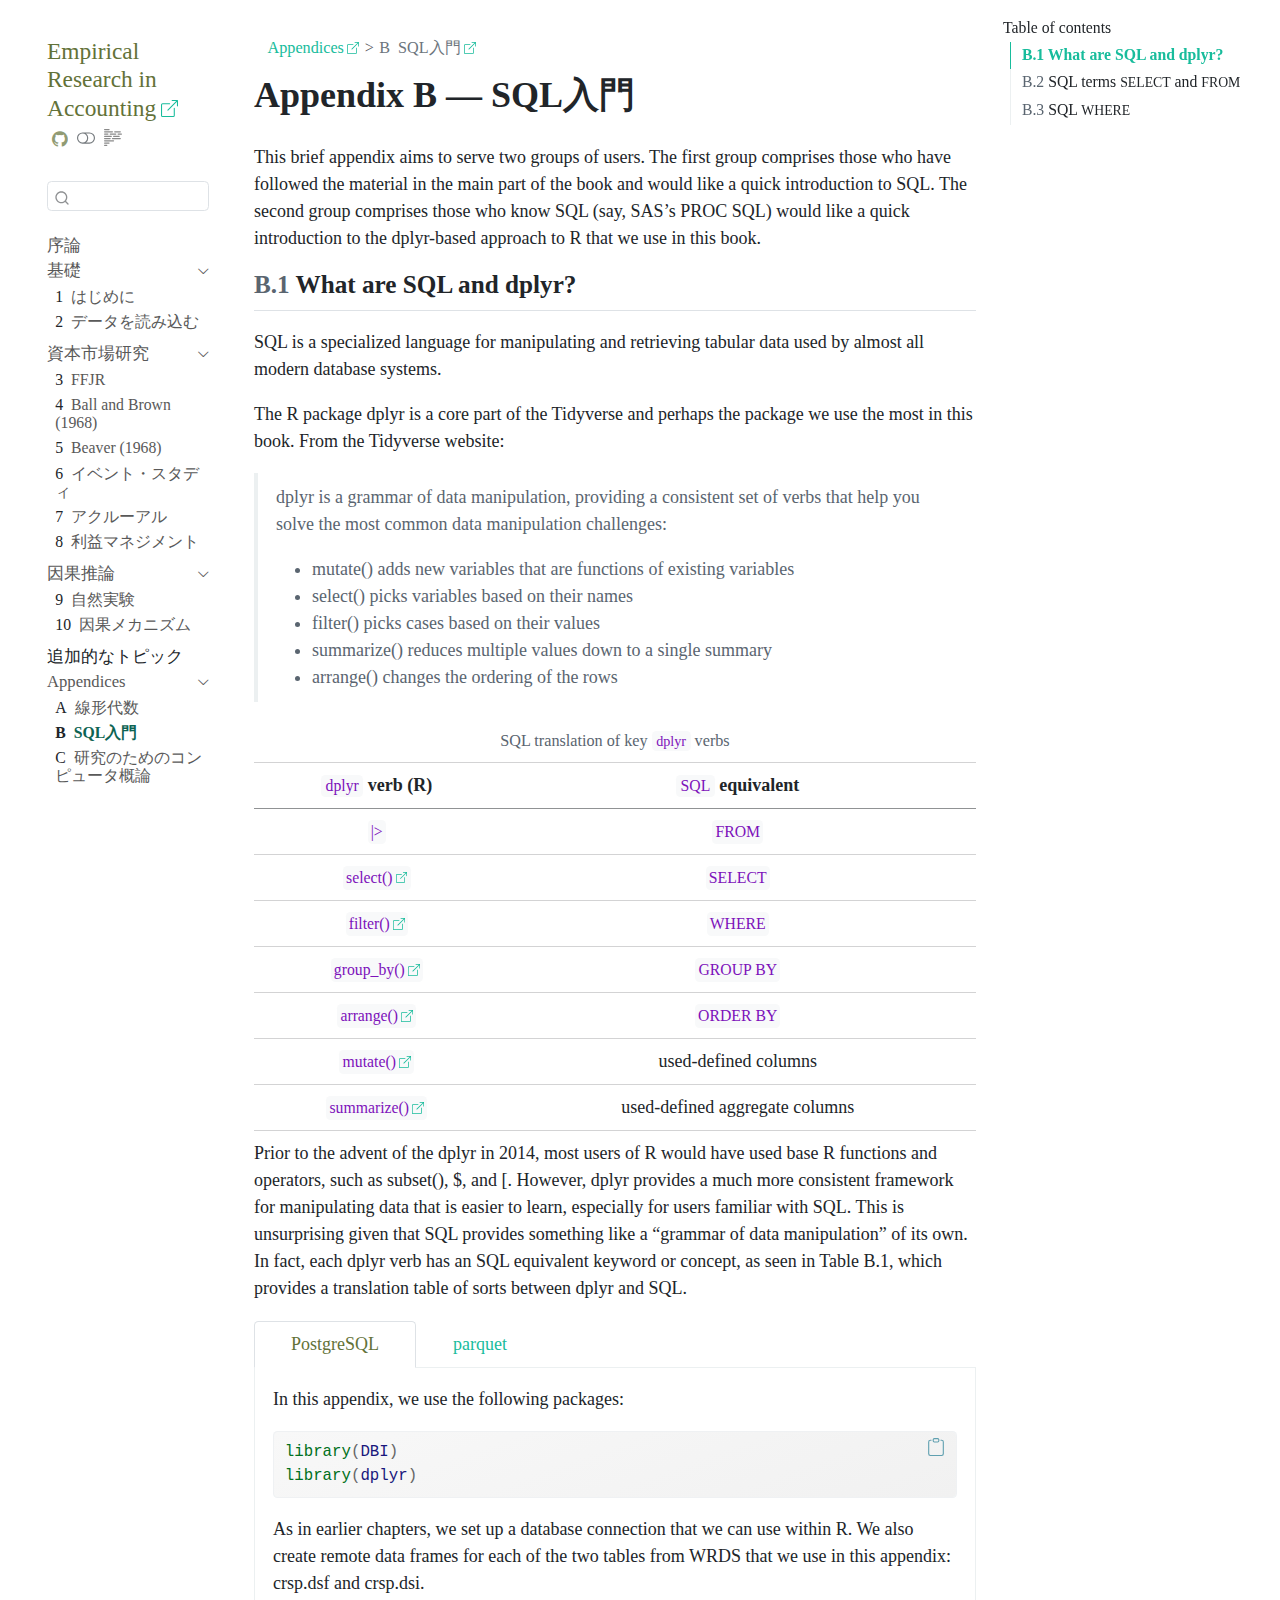
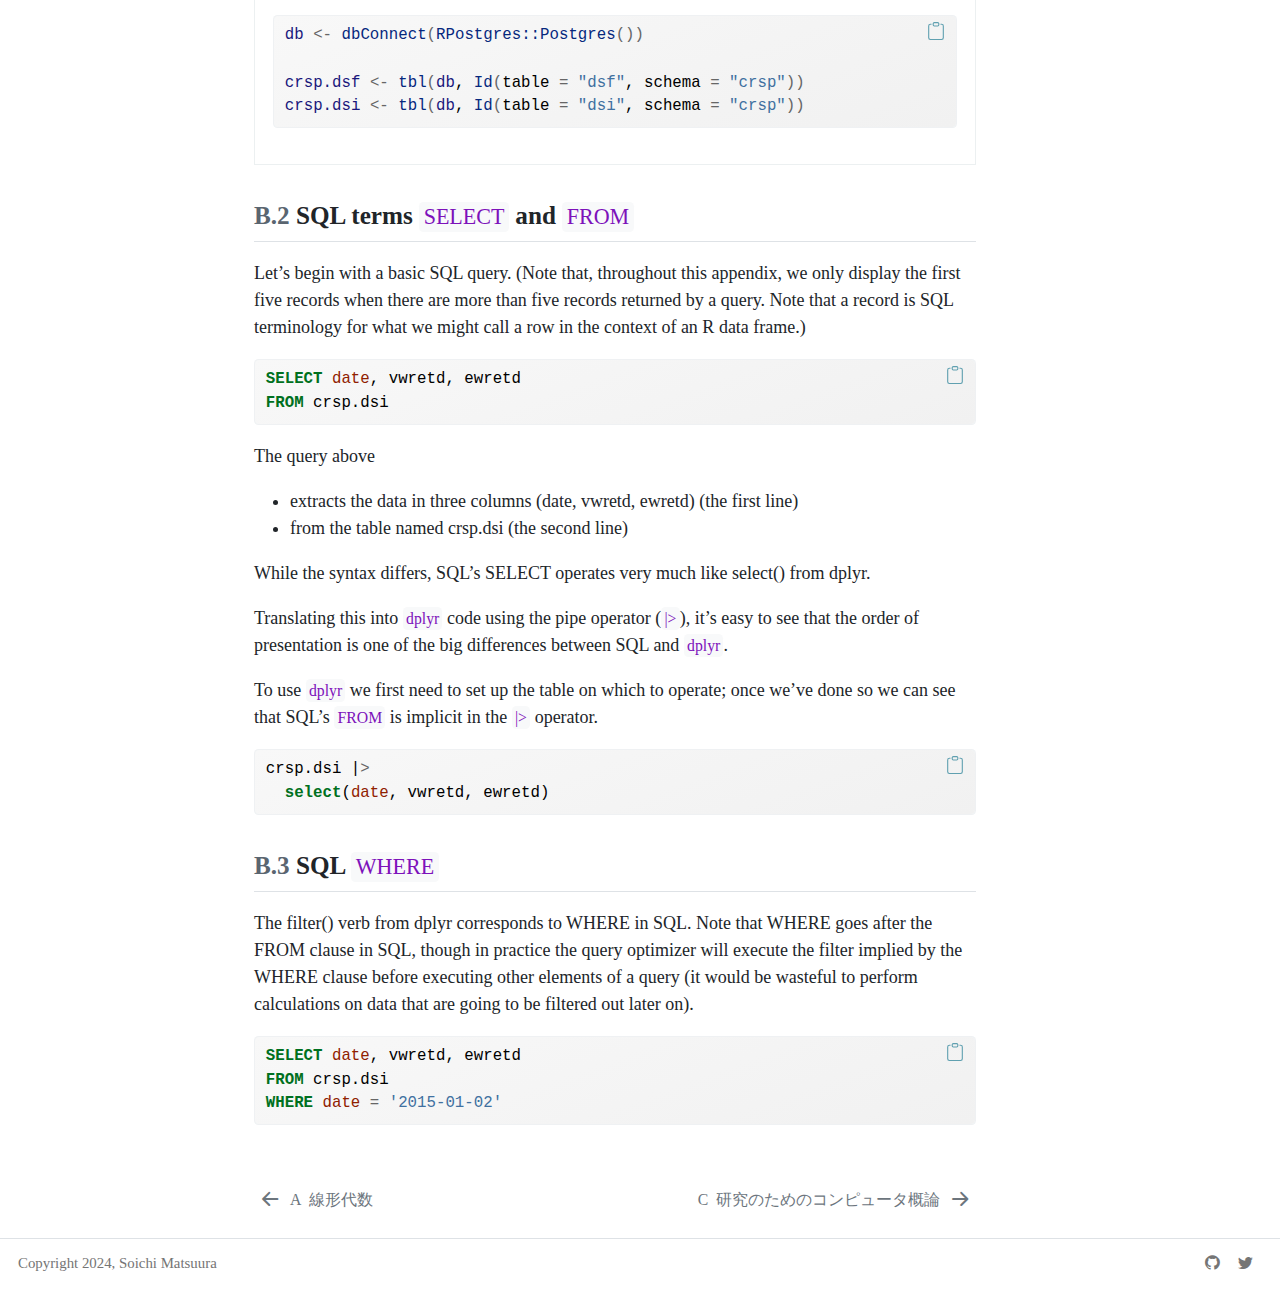
<file: docs/appB_SQL.html>
<!DOCTYPE html>
<html xmlns="http://www.w3.org/1999/xhtml" lang="en" xml:lang="en"><head>
<meta http-equiv="Content-Type" content="text/html; charset=UTF-8">
<meta charset="utf-8">
<meta name="generator" content="quarto-1.6.40">
<meta name="viewport" content="width=device-width, initial-scale=1.0, user-scalable=yes">
<title>Appendix B — SQL入門 – Empirical Research in Accounting</title>
<style>
code{white-space: pre-wrap;}
span.smallcaps{font-variant: small-caps;}
div.columns{display: flex; gap: min(4vw, 1.5em);}
div.column{flex: auto; overflow-x: auto;}
div.hanging-indent{margin-left: 1.5em; text-indent: -1.5em;}
ul.task-list{list-style: none;}
ul.task-list li input[type="checkbox"] {
  width: 0.8em;
  margin: 0 0.8em 0.2em -1em; /* quarto-specific, see https://github.com/quarto-dev/quarto-cli/issues/4556 */ 
  vertical-align: middle;
}
/* CSS for syntax highlighting */
pre > code.sourceCode { white-space: pre; position: relative; }
pre > code.sourceCode > span { line-height: 1.25; }
pre > code.sourceCode > span:empty { height: 1.2em; }
.sourceCode { overflow: visible; }
code.sourceCode > span { color: inherit; text-decoration: inherit; }
div.sourceCode { margin: 1em 0; }
pre.sourceCode { margin: 0; }
@media screen {
div.sourceCode { overflow: auto; }
}
@media print {
pre > code.sourceCode { white-space: pre-wrap; }
pre > code.sourceCode > span { display: inline-block; text-indent: -5em; padding-left: 5em; }
}
pre.numberSource code
  { counter-reset: source-line 0; }
pre.numberSource code > span
  { position: relative; left: -4em; counter-increment: source-line; }
pre.numberSource code > span > a:first-child::before
  { content: counter(source-line);
    position: relative; left: -1em; text-align: right; vertical-align: baseline;
    border: none; display: inline-block;
    -webkit-touch-callout: none; -webkit-user-select: none;
    -khtml-user-select: none; -moz-user-select: none;
    -ms-user-select: none; user-select: none;
    padding: 0 4px; width: 4em;
  }
pre.numberSource { margin-left: 3em;  padding-left: 4px; }
div.sourceCode
  {   }
@media screen {
pre > code.sourceCode > span > a:first-child::before { text-decoration: underline; }
}
</style>

<script src="site_libs/quarto-nav/quarto-nav.js"></script>
<script src="site_libs/quarto-nav/headroom.min.js"></script>
<script src="site_libs/clipboard/clipboard.min.js"></script>
<script src="site_libs/quarto-search/autocomplete.umd.js"></script>
<script src="site_libs/quarto-search/fuse.min.js"></script>
<script src="site_libs/quarto-search/quarto-search.js"></script>
<meta name="quarto:offset" content="./">
<link href="./appC_Computing.html" rel="next">
<link href="./appA_LinearAlgebra.html" rel="prev">
<link href="./img/favicon.ico" rel="icon">
<script src="site_libs/quarto-html/quarto.js"></script>
<script src="site_libs/quarto-html/popper.min.js"></script>
<script src="site_libs/quarto-html/tippy.umd.min.js"></script>
<script src="site_libs/quarto-html/anchor.min.js"></script>
<link href="site_libs/quarto-html/tippy.css" rel="stylesheet">
<link href="site_libs/quarto-html/quarto-syntax-highlighting-1092c56c6cadf2eb47b1bc8063ab382a.css" rel="stylesheet" class="quarto-color-scheme" id="quarto-text-highlighting-styles">
<link href="site_libs/quarto-html/quarto-syntax-highlighting-dark-1092c56c6cadf2eb47b1bc8063ab382a.css" rel="prefetch" class="quarto-color-scheme quarto-color-alternate" id="quarto-text-highlighting-styles">
<script src="site_libs/bootstrap/bootstrap.min.js"></script>
<link href="site_libs/bootstrap/bootstrap-icons.css" rel="stylesheet">
<link href="site_libs/bootstrap/bootstrap-c58e7bee4ee1a6584ec9d1fc0e841892.min.css" rel="stylesheet" append-hash="true" class="quarto-color-scheme" id="quarto-bootstrap" data-mode="light">
<link href="site_libs/bootstrap/bootstrap-dark-2e8bc3580cc84ea2920b26bb0544913d.min.css" rel="prefetch" append-hash="true" class="quarto-color-scheme quarto-color-alternate" id="quarto-bootstrap" data-mode="dark"><script id="quarto-search-options" type="application/json">{
  "location": "sidebar",
  "copy-button": false,
  "collapse-after": 3,
  "panel-placement": "start",
  "type": "textbox",
  "limit": 50,
  "keyboard-shortcut": [
    "f",
    "/",
    "s"
  ],
  "show-item-context": false,
  "language": {
    "search-no-results-text": "No results",
    "search-matching-documents-text": "matching documents",
    "search-copy-link-title": "Copy link to search",
    "search-hide-matches-text": "Hide additional matches",
    "search-more-match-text": "more match in this document",
    "search-more-matches-text": "more matches in this document",
    "search-clear-button-title": "Clear",
    "search-text-placeholder": "",
    "search-detached-cancel-button-title": "Cancel",
    "search-submit-button-title": "Submit",
    "search-label": "Search"
  }
}</script>
<meta name="twitter:title" content="Appendix B — SQL入門 – Empirical Research in Accounting">
<meta name="twitter:description" content="">
<meta name="twitter:card" content="summary">
</head>
<body class="nav-sidebar floating">

<div id="quarto-search-results"></div>
  <header id="quarto-header" class="headroom fixed-top"><nav class="quarto-secondary-nav"><div class="container-fluid d-flex">
      <button type="button" class="quarto-btn-toggle btn" data-bs-toggle="collapse" role="button" data-bs-target=".quarto-sidebar-collapse-item" aria-controls="quarto-sidebar" aria-expanded="false" aria-label="Toggle sidebar navigation" onclick="if (window.quartoToggleHeadroom) { window.quartoToggleHeadroom(); }">
        <i class="bi bi-layout-text-sidebar-reverse"></i>
      </button>
        <nav class="quarto-page-breadcrumbs" aria-label="breadcrumb"><ol class="breadcrumb"><li class="breadcrumb-item"><a href="./appA_LinearAlgebra.html">Appendices</a></li><li class="breadcrumb-item"><a href="./appB_SQL.html"><span class="chapter-number">B</span>&nbsp; <span class="chapter-title">SQL入門</span></a></li></ol></nav>
        <a class="flex-grow-1" role="navigation" data-bs-toggle="collapse" data-bs-target=".quarto-sidebar-collapse-item" aria-controls="quarto-sidebar" aria-expanded="false" aria-label="Toggle sidebar navigation" onclick="if (window.quartoToggleHeadroom) { window.quartoToggleHeadroom(); }">      
        </a>
      <button type="button" class="btn quarto-search-button" aria-label="Search" onclick="window.quartoOpenSearch();">
        <i class="bi bi-search"></i>
      </button>
    </div>
  </nav></header><!-- content --><div id="quarto-content" class="quarto-container page-columns page-rows-contents page-layout-article">
<!-- sidebar -->
  <nav id="quarto-sidebar" class="sidebar collapse collapse-horizontal quarto-sidebar-collapse-item sidebar-navigation floating overflow-auto"><div class="pt-lg-2 mt-2 text-left sidebar-header">
    <div class="sidebar-title mb-0 py-0">
      <a href="./">Empirical Research in Accounting</a> 
        <div class="sidebar-tools-main tools-wide">
    <a href="https://github.com/ma2ura/ER4A/" title="Source Code" class="quarto-navigation-tool px-1" aria-label="Source Code"><i class="bi bi-github"></i></a>
  <a href="" class="quarto-color-scheme-toggle quarto-navigation-tool  px-1" onclick="window.quartoToggleColorScheme(); return false;" title="Toggle dark mode"><i class="bi"></i></a>
  <a href="" class="quarto-reader-toggle quarto-navigation-tool px-1" onclick="window.quartoToggleReader(); return false;" title="Toggle reader mode">
  <div class="quarto-reader-toggle-btn">
  <i class="bi"></i>
  </div>
</a>
</div>
    </div>
      </div>
        <div class="mt-2 flex-shrink-0 align-items-center">
        <div class="sidebar-search">
        <div id="quarto-search" class="" title="Search"></div>
        </div>
        </div>
    <div class="sidebar-menu-container"> 
    <ul class="list-unstyled mt-1">
<li class="sidebar-item">
  <div class="sidebar-item-container"> 
  <a href="./index.html" class="sidebar-item-text sidebar-link">
 <span class="menu-text">序論</span></a>
  </div>
</li>
        <li class="sidebar-item sidebar-item-section">
      <div class="sidebar-item-container"> 
            <a class="sidebar-item-text sidebar-link text-start" data-bs-toggle="collapse" data-bs-target="#quarto-sidebar-section-1" role="navigation" aria-expanded="true">
 <span class="menu-text">基礎</span></a>
          <a class="sidebar-item-toggle text-start" data-bs-toggle="collapse" data-bs-target="#quarto-sidebar-section-1" role="navigation" aria-expanded="true" aria-label="Toggle section">
            <i class="bi bi-chevron-right ms-2"></i>
          </a> 
      </div>
      <ul id="quarto-sidebar-section-1" class="collapse list-unstyled sidebar-section depth1 show">
<li class="sidebar-item">
  <div class="sidebar-item-container"> 
  <a href="./chap01_Introduction.html" class="sidebar-item-text sidebar-link">
 <span class="menu-text"><span class="chapter-number">1</span>&nbsp; <span class="chapter-title">はじめに</span></span></a>
  </div>
</li>
          <li class="sidebar-item">
  <div class="sidebar-item-container"> 
  <a href="./chap09_import.html" class="sidebar-item-text sidebar-link">
 <span class="menu-text"><span class="chapter-number">2</span>&nbsp; <span class="chapter-title">データを読み込む</span></span></a>
  </div>
</li>
      </ul>
</li>
        <li class="sidebar-item sidebar-item-section">
      <div class="sidebar-item-container"> 
            <a class="sidebar-item-text sidebar-link text-start" data-bs-toggle="collapse" data-bs-target="#quarto-sidebar-section-2" role="navigation" aria-expanded="true">
 <span class="menu-text">資本市場研究</span></a>
          <a class="sidebar-item-toggle text-start" data-bs-toggle="collapse" data-bs-target="#quarto-sidebar-section-2" role="navigation" aria-expanded="true" aria-label="Toggle section">
            <i class="bi bi-chevron-right ms-2"></i>
          </a> 
      </div>
      <ul id="quarto-sidebar-section-2" class="collapse list-unstyled sidebar-section depth1 show">
<li class="sidebar-item">
  <div class="sidebar-item-container"> 
  <a href="./chap10_FFJR.html" class="sidebar-item-text sidebar-link">
 <span class="menu-text"><span class="chapter-number">3</span>&nbsp; <span class="chapter-title">FFJR</span></span></a>
  </div>
</li>
          <li class="sidebar-item">
  <div class="sidebar-item-container"> 
  <a href="./chap11_BB1968.html" class="sidebar-item-text sidebar-link">
 <span class="menu-text"><span class="chapter-number">4</span>&nbsp; <span class="chapter-title">Ball and Brown (1968)</span></span></a>
  </div>
</li>
          <li class="sidebar-item">
  <div class="sidebar-item-container"> 
  <a href="./chap12_Beaver1968.html" class="sidebar-item-text sidebar-link">
 <span class="menu-text"><span class="chapter-number">5</span>&nbsp; <span class="chapter-title">Beaver (1968)</span></span></a>
  </div>
</li>
          <li class="sidebar-item">
  <div class="sidebar-item-container"> 
  <a href="./chap13_Event.html" class="sidebar-item-text sidebar-link">
 <span class="menu-text"><span class="chapter-number">6</span>&nbsp; <span class="chapter-title">イベント・スタディ</span></span></a>
  </div>
</li>
          <li class="sidebar-item">
  <div class="sidebar-item-container"> 
  <a href="./chap15_accruals.html" class="sidebar-item-text sidebar-link">
 <span class="menu-text"><span class="chapter-number">7</span>&nbsp; <span class="chapter-title">アクルーアル</span></span></a>
  </div>
</li>
          <li class="sidebar-item">
  <div class="sidebar-item-container"> 
  <a href="./chap16_em.html" class="sidebar-item-text sidebar-link">
 <span class="menu-text"><span class="chapter-number">8</span>&nbsp; <span class="chapter-title">利益マネジメント</span></span></a>
  </div>
</li>
      </ul>
</li>
        <li class="sidebar-item sidebar-item-section">
      <div class="sidebar-item-container"> 
            <a class="sidebar-item-text sidebar-link text-start" data-bs-toggle="collapse" data-bs-target="#quarto-sidebar-section-3" role="navigation" aria-expanded="true">
 <span class="menu-text">因果推論</span></a>
          <a class="sidebar-item-toggle text-start" data-bs-toggle="collapse" data-bs-target="#quarto-sidebar-section-3" role="navigation" aria-expanded="true" aria-label="Toggle section">
            <i class="bi bi-chevron-right ms-2"></i>
          </a> 
      </div>
      <ul id="quarto-sidebar-section-3" class="collapse list-unstyled sidebar-section depth1 show">
<li class="sidebar-item">
  <div class="sidebar-item-container"> 
  <a href="./chap17_Natural.html" class="sidebar-item-text sidebar-link">
 <span class="menu-text"><span class="chapter-number">9</span>&nbsp; <span class="chapter-title">自然実験</span></span></a>
  </div>
</li>
          <li class="sidebar-item">
  <div class="sidebar-item-container"> 
  <a href="./chap18_Causal_mechanisms.html" class="sidebar-item-text sidebar-link">
 <span class="menu-text"><span class="chapter-number">10</span>&nbsp; <span class="chapter-title">因果メカニズム</span></span></a>
  </div>
</li>
      </ul>
</li>
        <li class="sidebar-item sidebar-item-section">
      <span class="sidebar-item-text sidebar-link text-start">
 <span class="menu-text">追加的なトピック</span></span>
  </li>
        <li class="sidebar-item sidebar-item-section">
      <div class="sidebar-item-container"> 
            <a class="sidebar-item-text sidebar-link text-start" data-bs-toggle="collapse" data-bs-target="#quarto-sidebar-section-5" role="navigation" aria-expanded="true">
 <span class="menu-text">Appendices</span></a>
          <a class="sidebar-item-toggle text-start" data-bs-toggle="collapse" data-bs-target="#quarto-sidebar-section-5" role="navigation" aria-expanded="true" aria-label="Toggle section">
            <i class="bi bi-chevron-right ms-2"></i>
          </a> 
      </div>
      <ul id="quarto-sidebar-section-5" class="collapse list-unstyled sidebar-section depth1 show">
<li class="sidebar-item">
  <div class="sidebar-item-container"> 
  <a href="./appA_LinearAlgebra.html" class="sidebar-item-text sidebar-link">
 <span class="menu-text"><span class="chapter-number">A</span>&nbsp; <span class="chapter-title">線形代数</span></span></a>
  </div>
</li>
          <li class="sidebar-item">
  <div class="sidebar-item-container"> 
  <a href="./appB_SQL.html" class="sidebar-item-text sidebar-link active">
 <span class="menu-text"><span class="chapter-number">B</span>&nbsp; <span class="chapter-title">SQL入門</span></span></a>
  </div>
</li>
          <li class="sidebar-item">
  <div class="sidebar-item-container"> 
  <a href="./appC_Computing.html" class="sidebar-item-text sidebar-link">
 <span class="menu-text"><span class="chapter-number">C</span>&nbsp; <span class="chapter-title">研究のためのコンピュータ概論</span></span></a>
  </div>
</li>
      </ul>
</li>
    </ul>
</div>
</nav><div id="quarto-sidebar-glass" class="quarto-sidebar-collapse-item" data-bs-toggle="collapse" data-bs-target=".quarto-sidebar-collapse-item"></div>
<!-- margin-sidebar -->
    <div id="quarto-margin-sidebar" class="sidebar margin-sidebar">
        <nav id="TOC" role="doc-toc" class="toc-active"><h2 id="toc-title">Table of contents</h2>
   
  <ul>
<li><a href="#what-are-sql-and-dplyr" id="toc-what-are-sql-and-dplyr" class="nav-link active" data-scroll-target="#what-are-sql-and-dplyr"><span class="header-section-number">B.1</span> What are SQL and dplyr?</a></li>
  <li><a href="#sql-terms-select-and-from" id="toc-sql-terms-select-and-from" class="nav-link" data-scroll-target="#sql-terms-select-and-from"><span class="header-section-number">B.2</span> SQL terms <code>SELECT</code> and <code>FROM</code></a></li>
  <li><a href="#sql-where" id="toc-sql-where" class="nav-link" data-scroll-target="#sql-where"><span class="header-section-number">B.3</span> SQL <code>WHERE</code></a></li>
  </ul></nav>
    </div>
<!-- main -->
<main class="content" id="quarto-document-content"><header id="title-block-header" class="quarto-title-block default"><nav class="quarto-page-breadcrumbs quarto-title-breadcrumbs d-none d-lg-block" aria-label="breadcrumb"><ol class="breadcrumb"><li class="breadcrumb-item"><a href="./appA_LinearAlgebra.html">Appendices</a></li><li class="breadcrumb-item"><a href="./appB_SQL.html"><span class="chapter-number">B</span>&nbsp; <span class="chapter-title">SQL入門</span></a></li></ol></nav><div class="quarto-title">
<h1 class="title">Appendix B — SQL入門</h1>
</div>



<div class="quarto-title-meta">

    
  
    
  </div>
  


</header><p>This brief appendix aims to serve two groups of users. The first group comprises those who have followed the material in the main part of the book and would like a quick introduction to SQL. The second group comprises those who know SQL (say, SAS’s PROC SQL) would like a quick introduction to the dplyr-based approach to R that we use in this book.</p>
<section id="what-are-sql-and-dplyr" class="level2" data-number="B.1"><h2 data-number="B.1" class="anchored" data-anchor-id="what-are-sql-and-dplyr">
<span class="header-section-number">B.1</span> What are SQL and dplyr?</h2>
<p>SQL is a specialized language for manipulating and retrieving tabular data used by almost all modern database systems.</p>
<p>The R package dplyr is a core part of the Tidyverse and perhaps the package we use the most in this book. From the Tidyverse website:</p>
<blockquote class="blockquote">
<p>dplyr is a grammar of data manipulation, providing a consistent set of verbs that help you solve the most common data manipulation challenges:</p>
<ul>
<li>mutate() adds new variables that are functions of existing variables</li>
<li>select() picks variables based on their names</li>
<li>filter() picks cases based on their values</li>
<li>summarize() reduces multiple values down to a single summary</li>
<li>arrange() changes the ordering of the rows</li>
</ul>
</blockquote>
<table class="caption-top table">
<caption>SQL translation of key <code>dplyr</code> verbs</caption>
<thead><tr class="header">
<th style="text-align: center;">
<code>dplyr</code> verb (R)</th>
<th style="text-align: center;">
<code>SQL</code> equivalent</th>
</tr></thead>
<tbody>
<tr class="odd">
<td style="text-align: center;"><code>|&gt;</code></td>
<td style="text-align: center;"><code>FROM</code></td>
</tr>
<tr class="even">
<td style="text-align: center;"><code><a href="https://dplyr.tidyverse.org/reference/select.html">select()</a></code></td>
<td style="text-align: center;"><code>SELECT</code></td>
</tr>
<tr class="odd">
<td style="text-align: center;"><code><a href="https://dplyr.tidyverse.org/reference/filter.html">filter()</a></code></td>
<td style="text-align: center;"><code>WHERE</code></td>
</tr>
<tr class="even">
<td style="text-align: center;"><code><a href="https://dplyr.tidyverse.org/reference/group_by.html">group_by()</a></code></td>
<td style="text-align: center;"><code>GROUP BY</code></td>
</tr>
<tr class="odd">
<td style="text-align: center;"><code><a href="https://dplyr.tidyverse.org/reference/arrange.html">arrange()</a></code></td>
<td style="text-align: center;"><code>ORDER BY</code></td>
</tr>
<tr class="even">
<td style="text-align: center;"><code><a href="https://dplyr.tidyverse.org/reference/mutate.html">mutate()</a></code></td>
<td style="text-align: center;">used-defined columns</td>
</tr>
<tr class="odd">
<td style="text-align: center;"><code><a href="https://dplyr.tidyverse.org/reference/summarise.html">summarize()</a></code></td>
<td style="text-align: center;">used-defined aggregate columns</td>
</tr>
</tbody>
</table>
<p>Prior to the advent of the dplyr in 2014, most users of R would have used base R functions and operators, such as subset(), $, and [. However, dplyr provides a much more consistent framework for manipulating data that is easier to learn, especially for users familiar with SQL. This is unsurprising given that SQL provides something like a “grammar of data manipulation” of its own. In fact, each dplyr verb has an SQL equivalent keyword or concept, as seen in Table B.1, which provides a translation table of sorts between dplyr and SQL.</p>
<div class="tabset-margin-container"></div><div class="panel-tabset">
<ul class="nav nav-tabs" role="tablist">
<li class="nav-item" role="presentation"><a class="nav-link active" id="tabset-1-1-tab" data-bs-toggle="tab" data-bs-target="#tabset-1-1" role="tab" aria-controls="tabset-1-1" aria-selected="true" aria-current="page">PostgreSQL</a></li>
<li class="nav-item" role="presentation"><a class="nav-link" id="tabset-1-2-tab" data-bs-toggle="tab" data-bs-target="#tabset-1-2" role="tab" aria-controls="tabset-1-2" aria-selected="false">parquet</a></li>
</ul>
<div class="tab-content">
<div id="tabset-1-1" class="tab-pane active" role="tabpanel" aria-labelledby="tabset-1-1-tab">
<p>In this appendix, we use the following packages:</p>
<div class="cell">
<div class="sourceCode" id="cb1"><pre class="downlit sourceCode r code-with-copy"><code class="sourceCode R"><span><span class="kw"><a href="https://rdrr.io/r/base/library.html">library</a></span><span class="op">(</span><span class="va"><a href="https://dbi.r-dbi.org">DBI</a></span><span class="op">)</span></span>
<span><span class="kw"><a href="https://rdrr.io/r/base/library.html">library</a></span><span class="op">(</span><span class="va"><a href="https://dplyr.tidyverse.org">dplyr</a></span><span class="op">)</span></span></code><button title="Copy to Clipboard" class="code-copy-button"><i class="bi"></i></button></pre></div>
</div>
<p>As in earlier chapters, we set up a database connection that we can use within R. We also create remote data frames for each of the two tables from WRDS that we use in this appendix: crsp.dsf and crsp.dsi.</p>
<div class="cell">
<div class="sourceCode" id="cb2"><pre class="downlit sourceCode r code-with-copy"><code class="sourceCode R"><span><span class="va">db</span> <span class="op">&lt;-</span> <span class="fu"><a href="https://dbi.r-dbi.org/reference/dbConnect.html">dbConnect</a></span><span class="op">(</span><span class="fu">RPostgres</span><span class="fu">::</span><span class="fu"><a href="https://rpostgres.r-dbi.org/reference/Postgres.html">Postgres</a></span><span class="op">(</span><span class="op">)</span><span class="op">)</span></span>
<span></span>
<span><span class="va">crsp.dsf</span> <span class="op">&lt;-</span> <span class="fu"><a href="https://dplyr.tidyverse.org/reference/tbl.html">tbl</a></span><span class="op">(</span><span class="va">db</span>, <span class="fu"><a href="https://dbi.r-dbi.org/reference/Id.html">Id</a></span><span class="op">(</span>table <span class="op">=</span> <span class="st">"dsf"</span>, schema <span class="op">=</span> <span class="st">"crsp"</span><span class="op">)</span><span class="op">)</span></span>
<span><span class="va">crsp.dsi</span> <span class="op">&lt;-</span> <span class="fu"><a href="https://dplyr.tidyverse.org/reference/tbl.html">tbl</a></span><span class="op">(</span><span class="va">db</span>, <span class="fu"><a href="https://dbi.r-dbi.org/reference/Id.html">Id</a></span><span class="op">(</span>table <span class="op">=</span> <span class="st">"dsi"</span>, schema <span class="op">=</span> <span class="st">"crsp"</span><span class="op">)</span><span class="op">)</span></span></code><button title="Copy to Clipboard" class="code-copy-button"><i class="bi"></i></button></pre></div>
</div>
</div>
<div id="tabset-1-2" class="tab-pane" role="tabpanel" aria-labelledby="tabset-1-2-tab">
<p>In this appendix, we use the following packages:</p>
<div class="cell">
<div class="sourceCode" id="cb3"><pre class="downlit sourceCode r code-with-copy"><code class="sourceCode R"><span><span class="kw"><a href="https://rdrr.io/r/base/library.html">library</a></span><span class="op">(</span><span class="va"><a href="https://dbi.r-dbi.org">DBI</a></span><span class="op">)</span></span>
<span><span class="kw"><a href="https://rdrr.io/r/base/library.html">library</a></span><span class="op">(</span><span class="va"><a href="https://dplyr.tidyverse.org">dplyr</a></span><span class="op">)</span></span>
<span><span class="kw"><a href="https://rdrr.io/r/base/library.html">library</a></span><span class="op">(</span><span class="va"><a href="https://github.com/iangow/farr">farr</a></span><span class="op">)</span></span></code><button title="Copy to Clipboard" class="code-copy-button"><i class="bi"></i></button></pre></div>
</div>
<p>As in earlier chapters, we set up a database connection that we can use within R. We also create remote data frames for each of the two tables from WRDS that we use in this appendix: crsp.dsf and crsp.dsi. A wrinkle with our parquet-based approach to DuckDB is that to access the tables from SQL, we need to create named tables that refer to the underlying parquet files. The create_view() function does this. Note that we use CREATE VIEW rather than CREATE TABLE so that the data are not read into memory (this is costly with crsp.dsf).</p>
<div class="cell">
<div class="sourceCode" id="cb4"><pre class="downlit sourceCode r code-with-copy"><code class="sourceCode R"><span><span class="va">create_view</span> <span class="op">&lt;-</span> <span class="kw">function</span><span class="op">(</span><span class="va">conn</span>, <span class="va">table</span>, <span class="va">schema</span> <span class="op">=</span> <span class="st">""</span>, </span>
<span>                         <span class="va">data_dir</span> <span class="op">=</span> <span class="fu"><a href="https://rdrr.io/r/base/Sys.getenv.html">Sys.getenv</a></span><span class="op">(</span><span class="st">"DATA_DIR"</span><span class="op">)</span><span class="op">)</span>  <span class="op">{</span></span>
<span>  <span class="fu"><a href="https://dbi.r-dbi.org/reference/dbExecute.html">dbExecute</a></span><span class="op">(</span><span class="va">conn</span>, <span class="fu"><a href="https://rdrr.io/r/base/paste.html">paste0</a></span><span class="op">(</span><span class="st">"CREATE SCHEMA IF NOT EXISTS "</span>, <span class="va">schema</span><span class="op">)</span><span class="op">)</span></span>
<span>  <span class="va">file_path</span> <span class="op">&lt;-</span> <span class="fu"><a href="https://rdrr.io/r/base/file.path.html">file.path</a></span><span class="op">(</span><span class="va">data_dir</span>, <span class="va">schema</span>, <span class="fu"><a href="https://rdrr.io/r/base/paste.html">paste0</a></span><span class="op">(</span><span class="va">table</span>, <span class="st">".parquet"</span><span class="op">)</span><span class="op">)</span></span>
<span>  <span class="va">df_sql</span> <span class="op">&lt;-</span> <span class="fu"><a href="https://rdrr.io/r/base/paste.html">paste0</a></span><span class="op">(</span><span class="st">"CREATE VIEW "</span>, <span class="va">schema</span>, <span class="st">"."</span>, <span class="va">table</span>, <span class="st">" AS "</span>,</span>
<span>                   <span class="st">"SELECT * FROM read_parquet('"</span>, <span class="va">file_path</span>, </span>
<span>                   <span class="st">"')"</span><span class="op">)</span></span>
<span>  <span class="fu">DBI</span><span class="fu">::</span><span class="fu"><a href="https://dbi.r-dbi.org/reference/dbExecute.html">dbExecute</a></span><span class="op">(</span><span class="va">conn</span>, <span class="fu">dplyr</span><span class="fu">::</span><span class="fu"><a href="https://dplyr.tidyverse.org/reference/sql.html">sql</a></span><span class="op">(</span><span class="va">df_sql</span><span class="op">)</span><span class="op">)</span></span>
<span><span class="op">}</span></span>
<span></span>
<span><span class="va">db</span> <span class="op">&lt;-</span> <span class="fu"><a href="https://dbi.r-dbi.org/reference/dbConnect.html">dbConnect</a></span><span class="op">(</span><span class="fu">duckdb</span><span class="fu">::</span><span class="fu"><a href="https://r.duckdb.org/reference/duckdb.html">duckdb</a></span><span class="op">(</span><span class="op">)</span><span class="op">)</span></span>
<span></span>
<span><span class="va">crsp.dsi</span> <span class="op">&lt;-</span> <span class="fu">create_view</span><span class="op">(</span><span class="va">db</span>, table <span class="op">=</span> <span class="st">"dsi"</span>, schema <span class="op">=</span> <span class="st">"crsp"</span><span class="op">)</span> </span>
<span><span class="va">crsp.dsf</span> <span class="op">&lt;-</span> <span class="fu">create_view</span><span class="op">(</span><span class="va">db</span>, table <span class="op">=</span> <span class="st">"dsf"</span>, schema <span class="op">=</span> <span class="st">"crsp"</span><span class="op">)</span></span></code><button title="Copy to Clipboard" class="code-copy-button"><i class="bi"></i></button></pre></div>
</div>
</div>
</div>
</div>
</section><section id="sql-terms-select-and-from" class="level2" data-number="B.2"><h2 data-number="B.2" class="anchored" data-anchor-id="sql-terms-select-and-from">
<span class="header-section-number">B.2</span> SQL terms <code>SELECT</code> and <code>FROM</code>
</h2>
<p>Let’s begin with a basic SQL query. (Note that, throughout this appendix, we only display the first five records when there are more than five records returned by a query. Note that a record is SQL terminology for what we might call a row in the context of an R data frame.)</p>
<div class="cell">
<div class="sourceCode cell-code" id="cb5"><pre class="sourceCode sql code-with-copy"><code class="sourceCode sql"><span id="cb5-1"><a href="#cb5-1" aria-hidden="true" tabindex="-1"></a><span class="kw">SELECT</span> <span class="dt">date</span>, vwretd, ewretd</span>
<span id="cb5-2"><a href="#cb5-2" aria-hidden="true" tabindex="-1"></a><span class="kw">FROM</span> crsp.dsi</span></code><button title="Copy to Clipboard" class="code-copy-button"><i class="bi"></i></button></pre></div>
</div>
<p>The query above</p>
<ul>
<li>extracts the data in three columns (date, vwretd, ewretd) (the first line)</li>
<li>from the table named crsp.dsi (the second line)</li>
</ul>
<p>While the syntax differs, SQL’s SELECT operates very much like select() from dplyr.</p>
<p>Translating this into <code>dplyr</code> code using the pipe operator (<code>|&gt;</code>), it’s easy to see that the order of presentation is one of the big differences between SQL and <code>dplyr</code>.</p>
<p>To use <code>dplyr</code> we first need to set up the table on which to operate; once we’ve done so we can see that SQL’s <code>FROM</code> is implicit in the <code>|&gt;</code> operator.</p>
<div class="cell">
<div class="sourceCode cell-code" id="cb6"><pre class="sourceCode sql code-with-copy"><code class="sourceCode sql"><span id="cb6-1"><a href="#cb6-1" aria-hidden="true" tabindex="-1"></a>crsp.dsi |<span class="op">&gt;</span></span>
<span id="cb6-2"><a href="#cb6-2" aria-hidden="true" tabindex="-1"></a>  <span class="kw">select</span>(<span class="dt">date</span>, vwretd, ewretd)</span></code><button title="Copy to Clipboard" class="code-copy-button"><i class="bi"></i></button></pre></div>
</div>
</section><section id="sql-where" class="level2" data-number="B.3"><h2 data-number="B.3" class="anchored" data-anchor-id="sql-where">
<span class="header-section-number">B.3</span> SQL <code>WHERE</code>
</h2>
<p>The filter() verb from dplyr corresponds to WHERE in SQL. Note that WHERE goes after the FROM clause in SQL, though in practice the query optimizer will execute the filter implied by the WHERE clause before executing other elements of a query (it would be wasteful to perform calculations on data that are going to be filtered out later on).</p>
<div class="cell">
<div class="sourceCode cell-code" id="cb7"><pre class="sourceCode sql code-with-copy"><code class="sourceCode sql"><span id="cb7-1"><a href="#cb7-1" aria-hidden="true" tabindex="-1"></a><span class="kw">SELECT</span> <span class="dt">date</span>, vwretd, ewretd</span>
<span id="cb7-2"><a href="#cb7-2" aria-hidden="true" tabindex="-1"></a><span class="kw">FROM</span> crsp.dsi</span>
<span id="cb7-3"><a href="#cb7-3" aria-hidden="true" tabindex="-1"></a><span class="kw">WHERE</span> <span class="dt">date</span> <span class="op">=</span> <span class="st">'2015-01-02'</span></span></code><button title="Copy to Clipboard" class="code-copy-button"><i class="bi"></i></button></pre></div>
</div>


</section></main><!-- /main --><script id="quarto-html-after-body" type="application/javascript">
window.document.addEventListener("DOMContentLoaded", function (event) {
  const toggleBodyColorMode = (bsSheetEl) => {
    const mode = bsSheetEl.getAttribute("data-mode");
    const bodyEl = window.document.querySelector("body");
    if (mode === "dark") {
      bodyEl.classList.add("quarto-dark");
      bodyEl.classList.remove("quarto-light");
    } else {
      bodyEl.classList.add("quarto-light");
      bodyEl.classList.remove("quarto-dark");
    }
  }
  const toggleBodyColorPrimary = () => {
    const bsSheetEl = window.document.querySelector("link#quarto-bootstrap");
    if (bsSheetEl) {
      toggleBodyColorMode(bsSheetEl);
    }
  }
  toggleBodyColorPrimary();  
  const disableStylesheet = (stylesheets) => {
    for (let i=0; i < stylesheets.length; i++) {
      const stylesheet = stylesheets[i];
      stylesheet.rel = 'prefetch';
    }
  }
  const enableStylesheet = (stylesheets) => {
    for (let i=0; i < stylesheets.length; i++) {
      const stylesheet = stylesheets[i];
      stylesheet.rel = 'stylesheet';
    }
  }
  const manageTransitions = (selector, allowTransitions) => {
    const els = window.document.querySelectorAll(selector);
    for (let i=0; i < els.length; i++) {
      const el = els[i];
      if (allowTransitions) {
        el.classList.remove('notransition');
      } else {
        el.classList.add('notransition');
      }
    }
  }
  const toggleGiscusIfUsed = (isAlternate, darkModeDefault) => {
    const baseTheme = document.querySelector('#giscus-base-theme')?.value ?? 'light';
    const alternateTheme = document.querySelector('#giscus-alt-theme')?.value ?? 'dark';
    let newTheme = '';
    if(darkModeDefault) {
      newTheme = isAlternate ? baseTheme : alternateTheme;
    } else {
      newTheme = isAlternate ? alternateTheme : baseTheme;
    }
    const changeGiscusTheme = () => {
      // From: https://github.com/giscus/giscus/issues/336
      const sendMessage = (message) => {
        const iframe = document.querySelector('iframe.giscus-frame');
        if (!iframe) return;
        iframe.contentWindow.postMessage({ giscus: message }, 'https://giscus.app');
      }
      sendMessage({
        setConfig: {
          theme: newTheme
        }
      });
    }
    const isGiscussLoaded = window.document.querySelector('iframe.giscus-frame') !== null;
    if (isGiscussLoaded) {
      changeGiscusTheme();
    }
  }
  const toggleColorMode = (alternate) => {
    // Switch the stylesheets
    const alternateStylesheets = window.document.querySelectorAll('link.quarto-color-scheme.quarto-color-alternate');
    manageTransitions('#quarto-margin-sidebar .nav-link', false);
    if (alternate) {
      enableStylesheet(alternateStylesheets);
      for (const sheetNode of alternateStylesheets) {
        if (sheetNode.id === "quarto-bootstrap") {
          toggleBodyColorMode(sheetNode);
        }
      }
    } else {
      disableStylesheet(alternateStylesheets);
      toggleBodyColorPrimary();
    }
    manageTransitions('#quarto-margin-sidebar .nav-link', true);
    // Switch the toggles
    const toggles = window.document.querySelectorAll('.quarto-color-scheme-toggle');
    for (let i=0; i < toggles.length; i++) {
      const toggle = toggles[i];
      if (toggle) {
        if (alternate) {
          toggle.classList.add("alternate");     
        } else {
          toggle.classList.remove("alternate");
        }
      }
    }
    // Hack to workaround the fact that safari doesn't
    // properly recolor the scrollbar when toggling (#1455)
    if (navigator.userAgent.indexOf('Safari') > 0 && navigator.userAgent.indexOf('Chrome') == -1) {
      manageTransitions("body", false);
      window.scrollTo(0, 1);
      setTimeout(() => {
        window.scrollTo(0, 0);
        manageTransitions("body", true);
      }, 40);  
    }
  }
  const isFileUrl = () => { 
    return window.location.protocol === 'file:';
  }
  const hasAlternateSentinel = () => {  
    let styleSentinel = getColorSchemeSentinel();
    if (styleSentinel !== null) {
      return styleSentinel === "alternate";
    } else {
      return false;
    }
  }
  const setStyleSentinel = (alternate) => {
    const value = alternate ? "alternate" : "default";
    if (!isFileUrl()) {
      window.localStorage.setItem("quarto-color-scheme", value);
    } else {
      localAlternateSentinel = value;
    }
  }
  const getColorSchemeSentinel = () => {
    if (!isFileUrl()) {
      const storageValue = window.localStorage.getItem("quarto-color-scheme");
      return storageValue != null ? storageValue : localAlternateSentinel;
    } else {
      return localAlternateSentinel;
    }
  }
  const darkModeDefault = false;
  let localAlternateSentinel = darkModeDefault ? 'alternate' : 'default';
  // Dark / light mode switch
  window.quartoToggleColorScheme = () => {
    // Read the current dark / light value 
    let toAlternate = !hasAlternateSentinel();
    toggleColorMode(toAlternate);
    setStyleSentinel(toAlternate);
    toggleGiscusIfUsed(toAlternate, darkModeDefault);
  };
  // Ensure there is a toggle, if there isn't float one in the top right
  if (window.document.querySelector('.quarto-color-scheme-toggle') === null) {
    const a = window.document.createElement('a');
    a.classList.add('top-right');
    a.classList.add('quarto-color-scheme-toggle');
    a.href = "";
    a.onclick = function() { try { window.quartoToggleColorScheme(); } catch {} return false; };
    const i = window.document.createElement("i");
    i.classList.add('bi');
    a.appendChild(i);
    window.document.body.appendChild(a);
  }
  // Switch to dark mode if need be
  if (hasAlternateSentinel()) {
    toggleColorMode(true);
  } else {
    toggleColorMode(false);
  }
  const icon = "";
  const anchorJS = new window.AnchorJS();
  anchorJS.options = {
    placement: 'right',
    icon: icon
  };
  anchorJS.add('.anchored');
  const isCodeAnnotation = (el) => {
    for (const clz of el.classList) {
      if (clz.startsWith('code-annotation-')) {                     
        return true;
      }
    }
    return false;
  }
  const onCopySuccess = function(e) {
    // button target
    const button = e.trigger;
    // don't keep focus
    button.blur();
    // flash "checked"
    button.classList.add('code-copy-button-checked');
    var currentTitle = button.getAttribute("title");
    button.setAttribute("title", "Copied!");
    let tooltip;
    if (window.bootstrap) {
      button.setAttribute("data-bs-toggle", "tooltip");
      button.setAttribute("data-bs-placement", "left");
      button.setAttribute("data-bs-title", "Copied!");
      tooltip = new bootstrap.Tooltip(button, 
        { trigger: "manual", 
          customClass: "code-copy-button-tooltip",
          offset: [0, -8]});
      tooltip.show();    
    }
    setTimeout(function() {
      if (tooltip) {
        tooltip.hide();
        button.removeAttribute("data-bs-title");
        button.removeAttribute("data-bs-toggle");
        button.removeAttribute("data-bs-placement");
      }
      button.setAttribute("title", currentTitle);
      button.classList.remove('code-copy-button-checked');
    }, 1000);
    // clear code selection
    e.clearSelection();
  }
  const getTextToCopy = function(trigger) {
      const codeEl = trigger.previousElementSibling.cloneNode(true);
      for (const childEl of codeEl.children) {
        if (isCodeAnnotation(childEl)) {
          childEl.remove();
        }
      }
      return codeEl.innerText;
  }
  const clipboard = new window.ClipboardJS('.code-copy-button:not([data-in-quarto-modal])', {
    text: getTextToCopy
  });
  clipboard.on('success', onCopySuccess);
  if (window.document.getElementById('quarto-embedded-source-code-modal')) {
    const clipboardModal = new window.ClipboardJS('.code-copy-button[data-in-quarto-modal]', {
      text: getTextToCopy,
      container: window.document.getElementById('quarto-embedded-source-code-modal')
    });
    clipboardModal.on('success', onCopySuccess);
  }
    var localhostRegex = new RegExp(/^(?:http|https):\/\/localhost\:?[0-9]*\//);
    var mailtoRegex = new RegExp(/^mailto:/);
      var filterRegex = new RegExp("https:\/\/so-ichi\.com");
    var isInternal = (href) => {
        return filterRegex.test(href) || localhostRegex.test(href) || mailtoRegex.test(href);
    }
    // Inspect non-navigation links and adorn them if external
 	var links = window.document.querySelectorAll('a[href]:not(.nav-link):not(.navbar-brand):not(.toc-action):not(.sidebar-link):not(.sidebar-item-toggle):not(.pagination-link):not(.no-external):not([aria-hidden]):not(.dropdown-item):not(.quarto-navigation-tool):not(.about-link)');
    for (var i=0; i<links.length; i++) {
      const link = links[i];
      if (!isInternal(link.href)) {
        // undo the damage that might have been done by quarto-nav.js in the case of
        // links that we want to consider external
        if (link.dataset.originalHref !== undefined) {
          link.href = link.dataset.originalHref;
        }
          // default icon
          link.classList.add("external");
      }
    }
  function tippyHover(el, contentFn, onTriggerFn, onUntriggerFn) {
    const config = {
      allowHTML: true,
      maxWidth: 500,
      delay: 100,
      arrow: false,
      appendTo: function(el) {
          return el.parentElement;
      },
      interactive: true,
      interactiveBorder: 10,
      theme: 'quarto',
      placement: 'bottom-start',
    };
    if (contentFn) {
      config.content = contentFn;
    }
    if (onTriggerFn) {
      config.onTrigger = onTriggerFn;
    }
    if (onUntriggerFn) {
      config.onUntrigger = onUntriggerFn;
    }
    window.tippy(el, config); 
  }
  const noterefs = window.document.querySelectorAll('a[role="doc-noteref"]');
  for (var i=0; i<noterefs.length; i++) {
    const ref = noterefs[i];
    tippyHover(ref, function() {
      // use id or data attribute instead here
      let href = ref.getAttribute('data-footnote-href') || ref.getAttribute('href');
      try { href = new URL(href).hash; } catch {}
      const id = href.replace(/^#\/?/, "");
      const note = window.document.getElementById(id);
      if (note) {
        return note.innerHTML;
      } else {
        return "";
      }
    });
  }
  const xrefs = window.document.querySelectorAll('a.quarto-xref');
  const processXRef = (id, note) => {
    // Strip column container classes
    const stripColumnClz = (el) => {
      el.classList.remove("page-full", "page-columns");
      if (el.children) {
        for (const child of el.children) {
          stripColumnClz(child);
        }
      }
    }
    stripColumnClz(note)
    if (id === null || id.startsWith('sec-')) {
      // Special case sections, only their first couple elements
      const container = document.createElement("div");
      if (note.children && note.children.length > 2) {
        container.appendChild(note.children[0].cloneNode(true));
        for (let i = 1; i < note.children.length; i++) {
          const child = note.children[i];
          if (child.tagName === "P" && child.innerText === "") {
            continue;
          } else {
            container.appendChild(child.cloneNode(true));
            break;
          }
        }
        if (window.Quarto?.typesetMath) {
          window.Quarto.typesetMath(container);
        }
        return container.innerHTML
      } else {
        if (window.Quarto?.typesetMath) {
          window.Quarto.typesetMath(note);
        }
        return note.innerHTML;
      }
    } else {
      // Remove any anchor links if they are present
      const anchorLink = note.querySelector('a.anchorjs-link');
      if (anchorLink) {
        anchorLink.remove();
      }
      if (window.Quarto?.typesetMath) {
        window.Quarto.typesetMath(note);
      }
      if (note.classList.contains("callout")) {
        return note.outerHTML;
      } else {
        return note.innerHTML;
      }
    }
  }
  for (var i=0; i<xrefs.length; i++) {
    const xref = xrefs[i];
    tippyHover(xref, undefined, function(instance) {
      instance.disable();
      let url = xref.getAttribute('href');
      let hash = undefined; 
      if (url.startsWith('#')) {
        hash = url;
      } else {
        try { hash = new URL(url).hash; } catch {}
      }
      if (hash) {
        const id = hash.replace(/^#\/?/, "");
        const note = window.document.getElementById(id);
        if (note !== null) {
          try {
            const html = processXRef(id, note.cloneNode(true));
            instance.setContent(html);
          } finally {
            instance.enable();
            instance.show();
          }
        } else {
          // See if we can fetch this
          fetch(url.split('#')[0])
          .then(res => res.text())
          .then(html => {
            const parser = new DOMParser();
            const htmlDoc = parser.parseFromString(html, "text/html");
            const note = htmlDoc.getElementById(id);
            if (note !== null) {
              const html = processXRef(id, note);
              instance.setContent(html);
            } 
          }).finally(() => {
            instance.enable();
            instance.show();
          });
        }
      } else {
        // See if we can fetch a full url (with no hash to target)
        // This is a special case and we should probably do some content thinning / targeting
        fetch(url)
        .then(res => res.text())
        .then(html => {
          const parser = new DOMParser();
          const htmlDoc = parser.parseFromString(html, "text/html");
          const note = htmlDoc.querySelector('main.content');
          if (note !== null) {
            // This should only happen for chapter cross references
            // (since there is no id in the URL)
            // remove the first header
            if (note.children.length > 0 && note.children[0].tagName === "HEADER") {
              note.children[0].remove();
            }
            const html = processXRef(null, note);
            instance.setContent(html);
          } 
        }).finally(() => {
          instance.enable();
          instance.show();
        });
      }
    }, function(instance) {
    });
  }
      let selectedAnnoteEl;
      const selectorForAnnotation = ( cell, annotation) => {
        let cellAttr = 'data-code-cell="' + cell + '"';
        let lineAttr = 'data-code-annotation="' +  annotation + '"';
        const selector = 'span[' + cellAttr + '][' + lineAttr + ']';
        return selector;
      }
      const selectCodeLines = (annoteEl) => {
        const doc = window.document;
        const targetCell = annoteEl.getAttribute("data-target-cell");
        const targetAnnotation = annoteEl.getAttribute("data-target-annotation");
        const annoteSpan = window.document.querySelector(selectorForAnnotation(targetCell, targetAnnotation));
        const lines = annoteSpan.getAttribute("data-code-lines").split(",");
        const lineIds = lines.map((line) => {
          return targetCell + "-" + line;
        })
        let top = null;
        let height = null;
        let parent = null;
        if (lineIds.length > 0) {
            //compute the position of the single el (top and bottom and make a div)
            const el = window.document.getElementById(lineIds[0]);
            top = el.offsetTop;
            height = el.offsetHeight;
            parent = el.parentElement.parentElement;
          if (lineIds.length > 1) {
            const lastEl = window.document.getElementById(lineIds[lineIds.length - 1]);
            const bottom = lastEl.offsetTop + lastEl.offsetHeight;
            height = bottom - top;
          }
          if (top !== null && height !== null && parent !== null) {
            // cook up a div (if necessary) and position it 
            let div = window.document.getElementById("code-annotation-line-highlight");
            if (div === null) {
              div = window.document.createElement("div");
              div.setAttribute("id", "code-annotation-line-highlight");
              div.style.position = 'absolute';
              parent.appendChild(div);
            }
            div.style.top = top - 2 + "px";
            div.style.height = height + 4 + "px";
            div.style.left = 0;
            let gutterDiv = window.document.getElementById("code-annotation-line-highlight-gutter");
            if (gutterDiv === null) {
              gutterDiv = window.document.createElement("div");
              gutterDiv.setAttribute("id", "code-annotation-line-highlight-gutter");
              gutterDiv.style.position = 'absolute';
              const codeCell = window.document.getElementById(targetCell);
              const gutter = codeCell.querySelector('.code-annotation-gutter');
              gutter.appendChild(gutterDiv);
            }
            gutterDiv.style.top = top - 2 + "px";
            gutterDiv.style.height = height + 4 + "px";
          }
          selectedAnnoteEl = annoteEl;
        }
      };
      const unselectCodeLines = () => {
        const elementsIds = ["code-annotation-line-highlight", "code-annotation-line-highlight-gutter"];
        elementsIds.forEach((elId) => {
          const div = window.document.getElementById(elId);
          if (div) {
            div.remove();
          }
        });
        selectedAnnoteEl = undefined;
      };
        // Handle positioning of the toggle
    window.addEventListener(
      "resize",
      throttle(() => {
        elRect = undefined;
        if (selectedAnnoteEl) {
          selectCodeLines(selectedAnnoteEl);
        }
      }, 10)
    );
    function throttle(fn, ms) {
    let throttle = false;
    let timer;
      return (...args) => {
        if(!throttle) { // first call gets through
            fn.apply(this, args);
            throttle = true;
        } else { // all the others get throttled
            if(timer) clearTimeout(timer); // cancel #2
            timer = setTimeout(() => {
              fn.apply(this, args);
              timer = throttle = false;
            }, ms);
        }
      };
    }
      // Attach click handler to the DT
      const annoteDls = window.document.querySelectorAll('dt[data-target-cell]');
      for (const annoteDlNode of annoteDls) {
        annoteDlNode.addEventListener('click', (event) => {
          const clickedEl = event.target;
          if (clickedEl !== selectedAnnoteEl) {
            unselectCodeLines();
            const activeEl = window.document.querySelector('dt[data-target-cell].code-annotation-active');
            if (activeEl) {
              activeEl.classList.remove('code-annotation-active');
            }
            selectCodeLines(clickedEl);
            clickedEl.classList.add('code-annotation-active');
          } else {
            // Unselect the line
            unselectCodeLines();
            clickedEl.classList.remove('code-annotation-active');
          }
        });
      }
  const findCites = (el) => {
    const parentEl = el.parentElement;
    if (parentEl) {
      const cites = parentEl.dataset.cites;
      if (cites) {
        return {
          el,
          cites: cites.split(' ')
        };
      } else {
        return findCites(el.parentElement)
      }
    } else {
      return undefined;
    }
  };
  var bibliorefs = window.document.querySelectorAll('a[role="doc-biblioref"]');
  for (var i=0; i<bibliorefs.length; i++) {
    const ref = bibliorefs[i];
    const citeInfo = findCites(ref);
    if (citeInfo) {
      tippyHover(citeInfo.el, function() {
        var popup = window.document.createElement('div');
        citeInfo.cites.forEach(function(cite) {
          var citeDiv = window.document.createElement('div');
          citeDiv.classList.add('hanging-indent');
          citeDiv.classList.add('csl-entry');
          var biblioDiv = window.document.getElementById('ref-' + cite);
          if (biblioDiv) {
            citeDiv.innerHTML = biblioDiv.innerHTML;
          }
          popup.appendChild(citeDiv);
        });
        return popup.innerHTML;
      });
    }
  }
});
</script><nav class="page-navigation"><div class="nav-page nav-page-previous">
      <a href="./appA_LinearAlgebra.html" class="pagination-link" aria-label="線形代数">
        <i class="bi bi-arrow-left-short"></i> <span class="nav-page-text"><span class="chapter-number">A</span>&nbsp; <span class="chapter-title">線形代数</span></span>
      </a>          
  </div>
  <div class="nav-page nav-page-next">
      <a href="./appC_Computing.html" class="pagination-link" aria-label="研究のためのコンピュータ概論">
        <span class="nav-page-text"><span class="chapter-number">C</span>&nbsp; <span class="chapter-title">研究のためのコンピュータ概論</span></span> <i class="bi bi-arrow-right-short"></i>
      </a>
  </div>
</nav>
</div> <!-- /content -->
<footer class="footer"><div class="nav-footer">
    <div class="nav-footer-left">
<p>Copyright 2024, Soichi Matsuura</p>
</div>   
    <div class="nav-footer-center">
      &nbsp;
    </div>
    <div class="nav-footer-right">
      <ul class="footer-items list-unstyled">
<li class="nav-item compact">
    <a class="nav-link" href="https://github.com/ma2ura">
      <i class="bi bi-github" role="img">
</i> 
    </a>
  </li>  
    <li class="nav-item compact">
    <a class="nav-link" href="https://twitter.com/matsuura_rits">
      <i class="bi bi-twitter" role="img" aria-label="Twitter">
</i> 
    </a>
  </li>  
</ul>
</div>
  </div>
</footer>


</body></html>
</file>
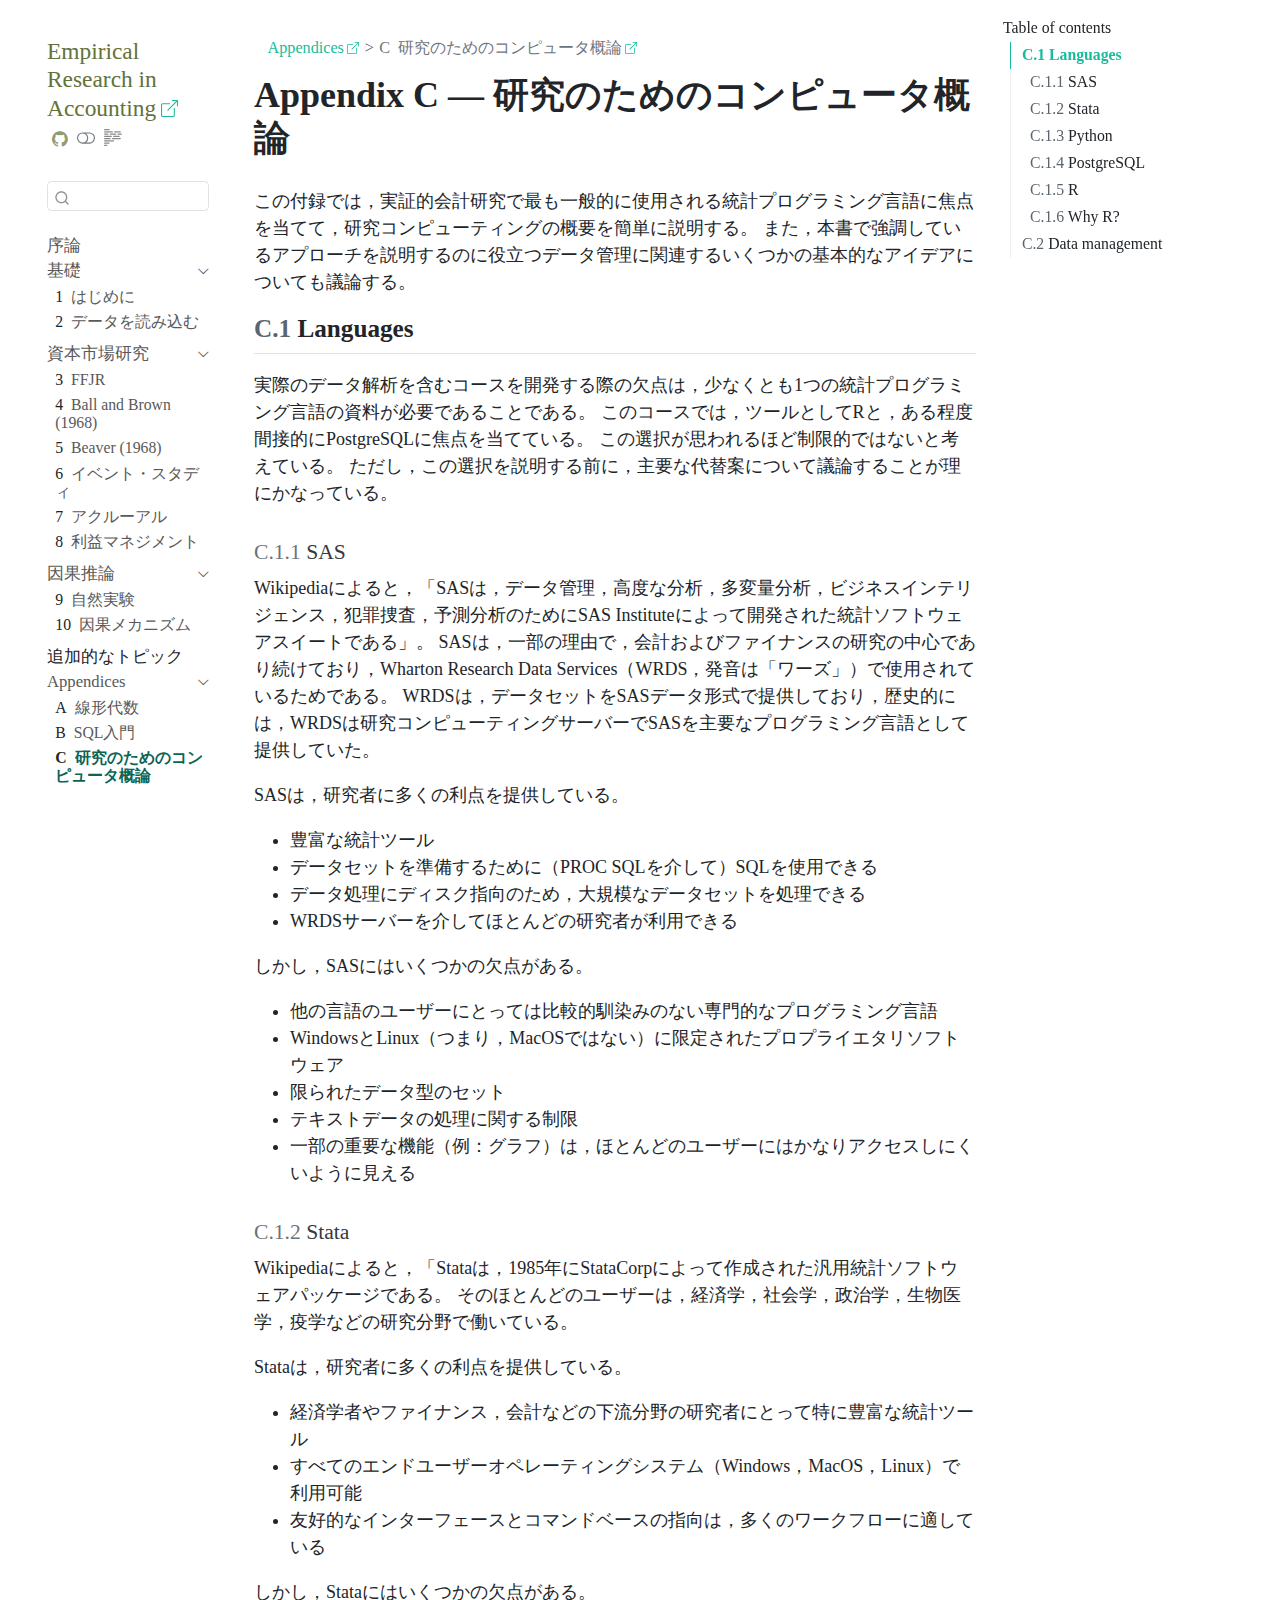
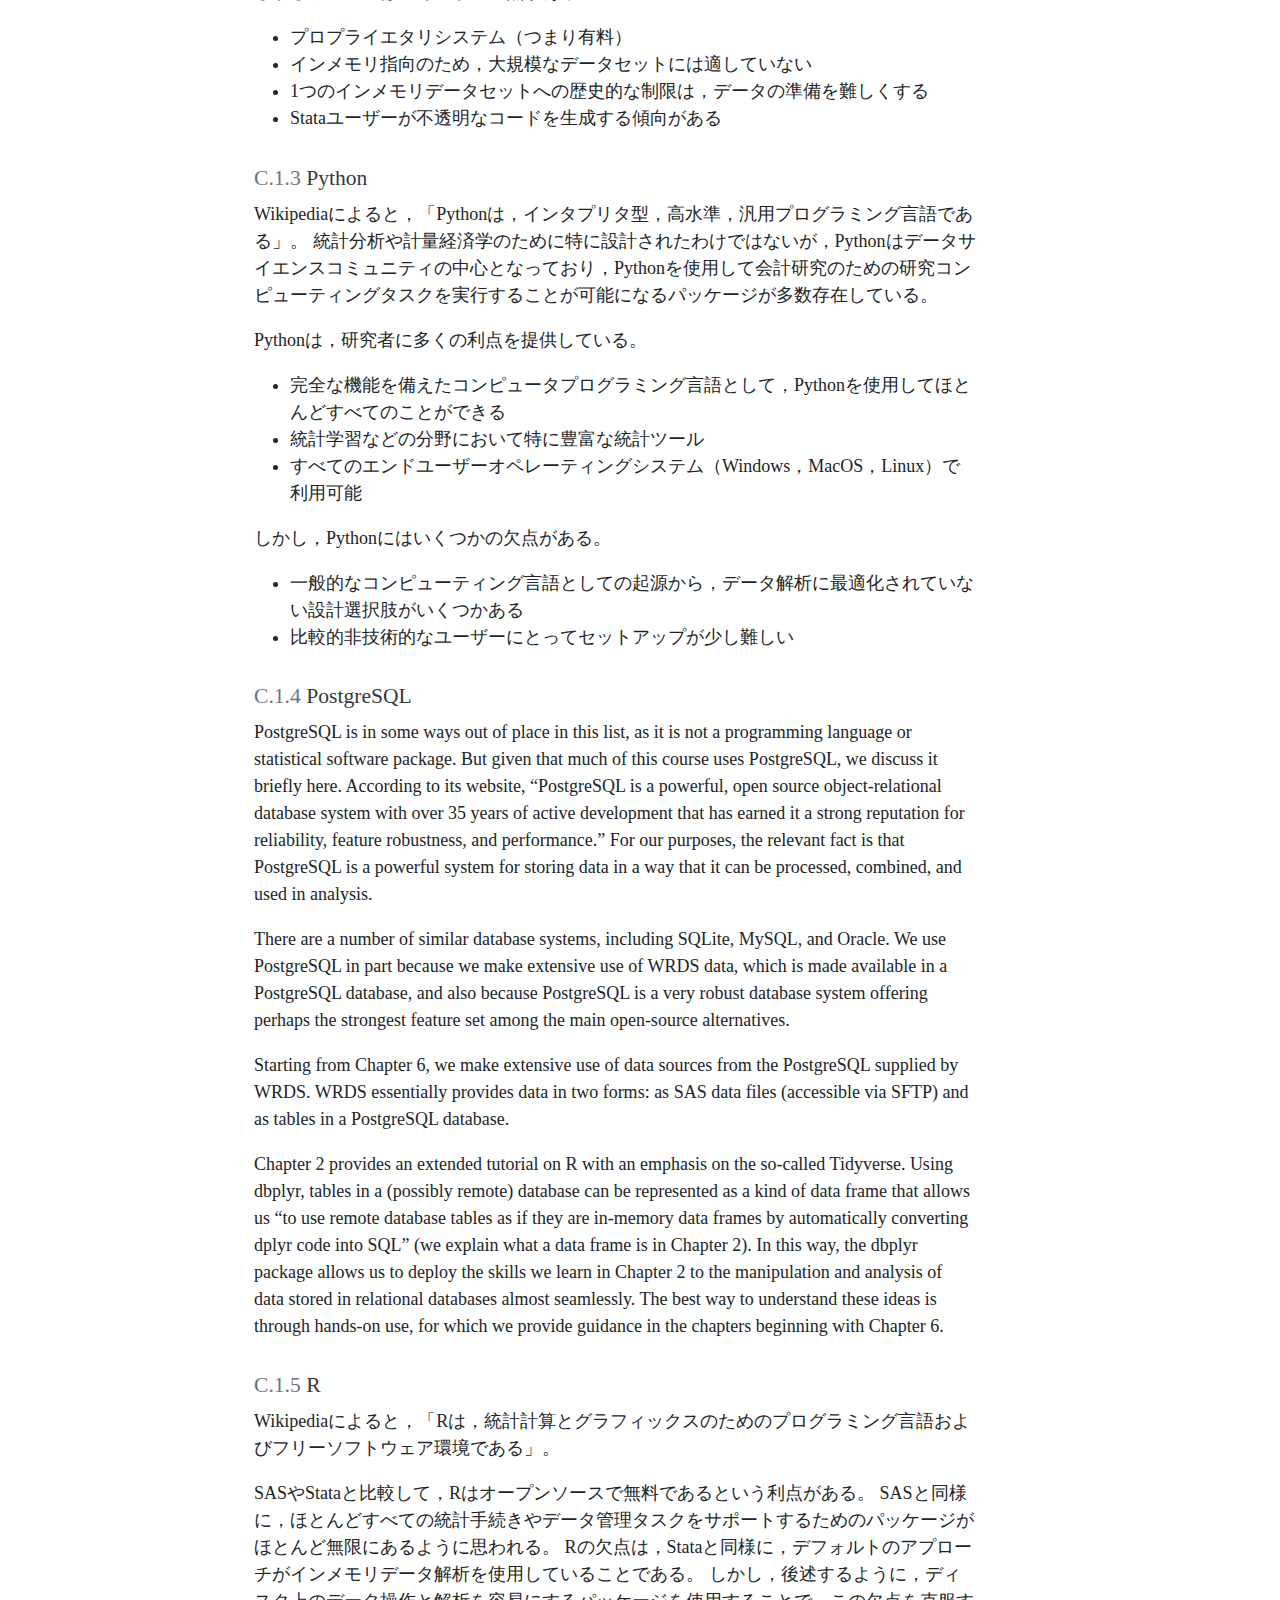
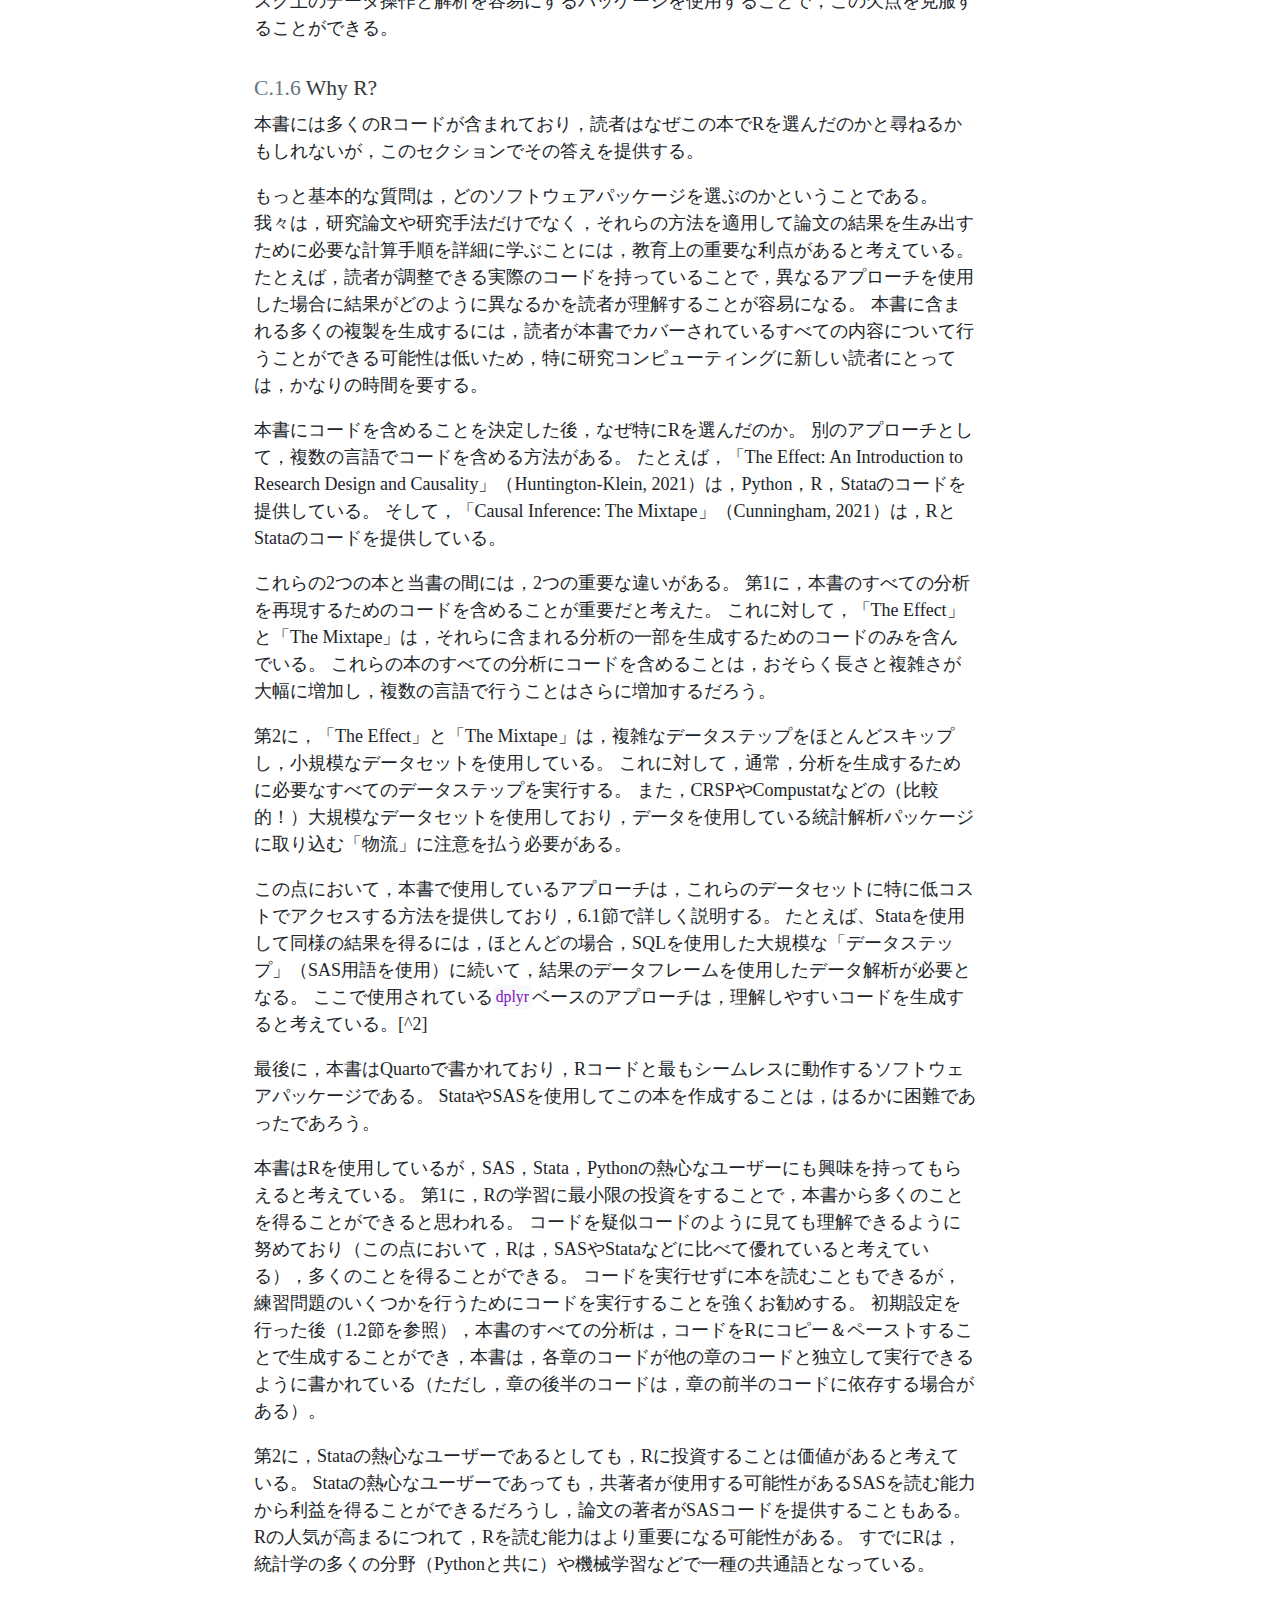
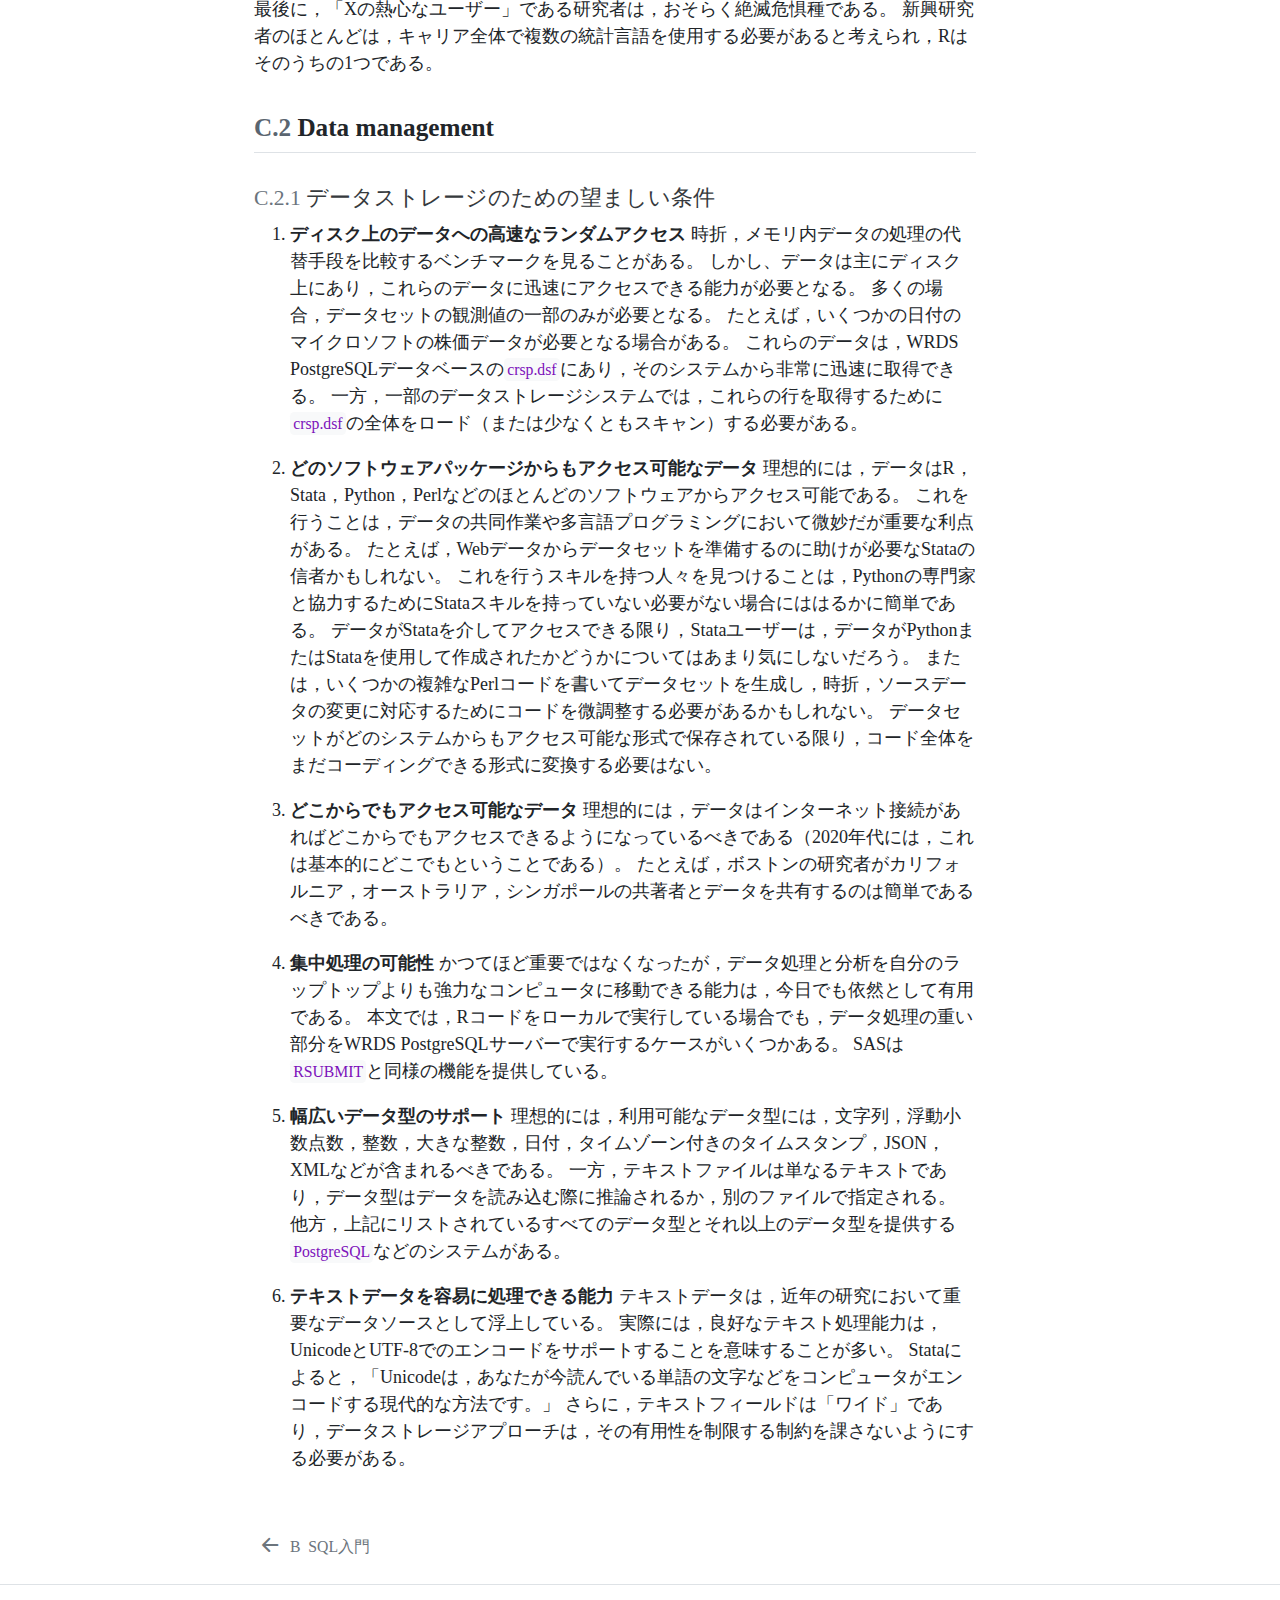
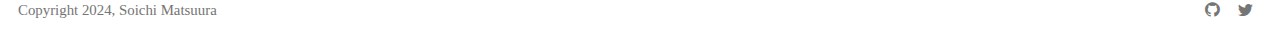
<file: docs/appC_Computing.html>
<!DOCTYPE html>
<html xmlns="http://www.w3.org/1999/xhtml" lang="en" xml:lang="en"><head>

<meta charset="utf-8">
<meta name="generator" content="quarto-1.6.40">

<meta name="viewport" content="width=device-width, initial-scale=1.0, user-scalable=yes">


<title>Appendix C — 研究のためのコンピュータ概論 – Empirical Research in Accounting</title>
<style>
code{white-space: pre-wrap;}
span.smallcaps{font-variant: small-caps;}
div.columns{display: flex; gap: min(4vw, 1.5em);}
div.column{flex: auto; overflow-x: auto;}
div.hanging-indent{margin-left: 1.5em; text-indent: -1.5em;}
ul.task-list{list-style: none;}
ul.task-list li input[type="checkbox"] {
  width: 0.8em;
  margin: 0 0.8em 0.2em -1em; /* quarto-specific, see https://github.com/quarto-dev/quarto-cli/issues/4556 */ 
  vertical-align: middle;
}
</style>


<script src="site_libs/quarto-nav/quarto-nav.js"></script>
<script src="site_libs/quarto-nav/headroom.min.js"></script>
<script src="site_libs/clipboard/clipboard.min.js"></script>
<script src="site_libs/quarto-search/autocomplete.umd.js"></script>
<script src="site_libs/quarto-search/fuse.min.js"></script>
<script src="site_libs/quarto-search/quarto-search.js"></script>
<meta name="quarto:offset" content="./">
<link href="./appB_SQL.html" rel="prev">
<link href="./img/favicon.ico" rel="icon">
<script src="site_libs/quarto-html/quarto.js"></script>
<script src="site_libs/quarto-html/popper.min.js"></script>
<script src="site_libs/quarto-html/tippy.umd.min.js"></script>
<script src="site_libs/quarto-html/anchor.min.js"></script>
<link href="site_libs/quarto-html/tippy.css" rel="stylesheet">
<link href="site_libs/quarto-html/quarto-syntax-highlighting-1092c56c6cadf2eb47b1bc8063ab382a.css" rel="stylesheet" class="quarto-color-scheme" id="quarto-text-highlighting-styles">
<link href="site_libs/quarto-html/quarto-syntax-highlighting-dark-1092c56c6cadf2eb47b1bc8063ab382a.css" rel="prefetch" class="quarto-color-scheme quarto-color-alternate" id="quarto-text-highlighting-styles">
<script src="site_libs/bootstrap/bootstrap.min.js"></script>
<link href="site_libs/bootstrap/bootstrap-icons.css" rel="stylesheet">
<link href="site_libs/bootstrap/bootstrap-c58e7bee4ee1a6584ec9d1fc0e841892.min.css" rel="stylesheet" append-hash="true" class="quarto-color-scheme" id="quarto-bootstrap" data-mode="light">
<link href="site_libs/bootstrap/bootstrap-dark-2e8bc3580cc84ea2920b26bb0544913d.min.css" rel="prefetch" append-hash="true" class="quarto-color-scheme quarto-color-alternate" id="quarto-bootstrap" data-mode="dark">
<script id="quarto-search-options" type="application/json">{
  "location": "sidebar",
  "copy-button": false,
  "collapse-after": 3,
  "panel-placement": "start",
  "type": "textbox",
  "limit": 50,
  "keyboard-shortcut": [
    "f",
    "/",
    "s"
  ],
  "show-item-context": false,
  "language": {
    "search-no-results-text": "No results",
    "search-matching-documents-text": "matching documents",
    "search-copy-link-title": "Copy link to search",
    "search-hide-matches-text": "Hide additional matches",
    "search-more-match-text": "more match in this document",
    "search-more-matches-text": "more matches in this document",
    "search-clear-button-title": "Clear",
    "search-text-placeholder": "",
    "search-detached-cancel-button-title": "Cancel",
    "search-submit-button-title": "Submit",
    "search-label": "Search"
  }
}</script>


<meta name="twitter:title" content="Appendix C — 研究のためのコンピュータ概論 – Empirical Research in Accounting">
<meta name="twitter:description" content="">
<meta name="twitter:card" content="summary">
</head>

<body class="nav-sidebar floating">

<div id="quarto-search-results"></div>
  <header id="quarto-header" class="headroom fixed-top">
  <nav class="quarto-secondary-nav">
    <div class="container-fluid d-flex">
      <button type="button" class="quarto-btn-toggle btn" data-bs-toggle="collapse" role="button" data-bs-target=".quarto-sidebar-collapse-item" aria-controls="quarto-sidebar" aria-expanded="false" aria-label="Toggle sidebar navigation" onclick="if (window.quartoToggleHeadroom) { window.quartoToggleHeadroom(); }">
        <i class="bi bi-layout-text-sidebar-reverse"></i>
      </button>
        <nav class="quarto-page-breadcrumbs" aria-label="breadcrumb"><ol class="breadcrumb"><li class="breadcrumb-item"><a href="./appA_LinearAlgebra.html">Appendices</a></li><li class="breadcrumb-item"><a href="./appC_Computing.html"><span class="chapter-number">C</span>&nbsp; <span class="chapter-title">研究のためのコンピュータ概論</span></a></li></ol></nav>
        <a class="flex-grow-1" role="navigation" data-bs-toggle="collapse" data-bs-target=".quarto-sidebar-collapse-item" aria-controls="quarto-sidebar" aria-expanded="false" aria-label="Toggle sidebar navigation" onclick="if (window.quartoToggleHeadroom) { window.quartoToggleHeadroom(); }">      
        </a>
      <button type="button" class="btn quarto-search-button" aria-label="Search" onclick="window.quartoOpenSearch();">
        <i class="bi bi-search"></i>
      </button>
    </div>
  </nav>
</header>
<!-- content -->
<div id="quarto-content" class="quarto-container page-columns page-rows-contents page-layout-article">
<!-- sidebar -->
  <nav id="quarto-sidebar" class="sidebar collapse collapse-horizontal quarto-sidebar-collapse-item sidebar-navigation floating overflow-auto">
    <div class="pt-lg-2 mt-2 text-left sidebar-header">
    <div class="sidebar-title mb-0 py-0">
      <a href="./">Empirical Research in Accounting</a> 
        <div class="sidebar-tools-main tools-wide">
    <a href="https://github.com/ma2ura/ER4A/" title="Source Code" class="quarto-navigation-tool px-1" aria-label="Source Code"><i class="bi bi-github"></i></a>
  <a href="" class="quarto-color-scheme-toggle quarto-navigation-tool  px-1" onclick="window.quartoToggleColorScheme(); return false;" title="Toggle dark mode"><i class="bi"></i></a>
  <a href="" class="quarto-reader-toggle quarto-navigation-tool px-1" onclick="window.quartoToggleReader(); return false;" title="Toggle reader mode">
  <div class="quarto-reader-toggle-btn">
  <i class="bi"></i>
  </div>
</a>
</div>
    </div>
      </div>
        <div class="mt-2 flex-shrink-0 align-items-center">
        <div class="sidebar-search">
        <div id="quarto-search" class="" title="Search"></div>
        </div>
        </div>
    <div class="sidebar-menu-container"> 
    <ul class="list-unstyled mt-1">
        <li class="sidebar-item">
  <div class="sidebar-item-container"> 
  <a href="./index.html" class="sidebar-item-text sidebar-link">
 <span class="menu-text">序論</span></a>
  </div>
</li>
        <li class="sidebar-item sidebar-item-section">
      <div class="sidebar-item-container"> 
            <a class="sidebar-item-text sidebar-link text-start" data-bs-toggle="collapse" data-bs-target="#quarto-sidebar-section-1" role="navigation" aria-expanded="true">
 <span class="menu-text">基礎</span></a>
          <a class="sidebar-item-toggle text-start" data-bs-toggle="collapse" data-bs-target="#quarto-sidebar-section-1" role="navigation" aria-expanded="true" aria-label="Toggle section">
            <i class="bi bi-chevron-right ms-2"></i>
          </a> 
      </div>
      <ul id="quarto-sidebar-section-1" class="collapse list-unstyled sidebar-section depth1 show">  
          <li class="sidebar-item">
  <div class="sidebar-item-container"> 
  <a href="./chap01_Introduction.html" class="sidebar-item-text sidebar-link">
 <span class="menu-text"><span class="chapter-number">1</span>&nbsp; <span class="chapter-title">はじめに</span></span></a>
  </div>
</li>
          <li class="sidebar-item">
  <div class="sidebar-item-container"> 
  <a href="./chap09_import.html" class="sidebar-item-text sidebar-link">
 <span class="menu-text"><span class="chapter-number">2</span>&nbsp; <span class="chapter-title">データを読み込む</span></span></a>
  </div>
</li>
      </ul>
  </li>
        <li class="sidebar-item sidebar-item-section">
      <div class="sidebar-item-container"> 
            <a class="sidebar-item-text sidebar-link text-start" data-bs-toggle="collapse" data-bs-target="#quarto-sidebar-section-2" role="navigation" aria-expanded="true">
 <span class="menu-text">資本市場研究</span></a>
          <a class="sidebar-item-toggle text-start" data-bs-toggle="collapse" data-bs-target="#quarto-sidebar-section-2" role="navigation" aria-expanded="true" aria-label="Toggle section">
            <i class="bi bi-chevron-right ms-2"></i>
          </a> 
      </div>
      <ul id="quarto-sidebar-section-2" class="collapse list-unstyled sidebar-section depth1 show">  
          <li class="sidebar-item">
  <div class="sidebar-item-container"> 
  <a href="./chap10_FFJR.html" class="sidebar-item-text sidebar-link">
 <span class="menu-text"><span class="chapter-number">3</span>&nbsp; <span class="chapter-title">FFJR</span></span></a>
  </div>
</li>
          <li class="sidebar-item">
  <div class="sidebar-item-container"> 
  <a href="./chap11_BB1968.html" class="sidebar-item-text sidebar-link">
 <span class="menu-text"><span class="chapter-number">4</span>&nbsp; <span class="chapter-title">Ball and Brown (1968)</span></span></a>
  </div>
</li>
          <li class="sidebar-item">
  <div class="sidebar-item-container"> 
  <a href="./chap12_Beaver1968.html" class="sidebar-item-text sidebar-link">
 <span class="menu-text"><span class="chapter-number">5</span>&nbsp; <span class="chapter-title">Beaver (1968)</span></span></a>
  </div>
</li>
          <li class="sidebar-item">
  <div class="sidebar-item-container"> 
  <a href="./chap13_Event.html" class="sidebar-item-text sidebar-link">
 <span class="menu-text"><span class="chapter-number">6</span>&nbsp; <span class="chapter-title">イベント・スタディ</span></span></a>
  </div>
</li>
          <li class="sidebar-item">
  <div class="sidebar-item-container"> 
  <a href="./chap15_accruals.html" class="sidebar-item-text sidebar-link">
 <span class="menu-text"><span class="chapter-number">7</span>&nbsp; <span class="chapter-title">アクルーアル</span></span></a>
  </div>
</li>
          <li class="sidebar-item">
  <div class="sidebar-item-container"> 
  <a href="./chap16_em.html" class="sidebar-item-text sidebar-link">
 <span class="menu-text"><span class="chapter-number">8</span>&nbsp; <span class="chapter-title">利益マネジメント</span></span></a>
  </div>
</li>
      </ul>
  </li>
        <li class="sidebar-item sidebar-item-section">
      <div class="sidebar-item-container"> 
            <a class="sidebar-item-text sidebar-link text-start" data-bs-toggle="collapse" data-bs-target="#quarto-sidebar-section-3" role="navigation" aria-expanded="true">
 <span class="menu-text">因果推論</span></a>
          <a class="sidebar-item-toggle text-start" data-bs-toggle="collapse" data-bs-target="#quarto-sidebar-section-3" role="navigation" aria-expanded="true" aria-label="Toggle section">
            <i class="bi bi-chevron-right ms-2"></i>
          </a> 
      </div>
      <ul id="quarto-sidebar-section-3" class="collapse list-unstyled sidebar-section depth1 show">  
          <li class="sidebar-item">
  <div class="sidebar-item-container"> 
  <a href="./chap17_Natural.html" class="sidebar-item-text sidebar-link">
 <span class="menu-text"><span class="chapter-number">9</span>&nbsp; <span class="chapter-title">自然実験</span></span></a>
  </div>
</li>
          <li class="sidebar-item">
  <div class="sidebar-item-container"> 
  <a href="./chap18_Causal_mechanisms.html" class="sidebar-item-text sidebar-link">
 <span class="menu-text"><span class="chapter-number">10</span>&nbsp; <span class="chapter-title">因果メカニズム</span></span></a>
  </div>
</li>
      </ul>
  </li>
        <li class="sidebar-item sidebar-item-section">
      <span class="sidebar-item-text sidebar-link text-start">
 <span class="menu-text">追加的なトピック</span></span>
  </li>
        <li class="sidebar-item sidebar-item-section">
      <div class="sidebar-item-container"> 
            <a class="sidebar-item-text sidebar-link text-start" data-bs-toggle="collapse" data-bs-target="#quarto-sidebar-section-5" role="navigation" aria-expanded="true">
 <span class="menu-text">Appendices</span></a>
          <a class="sidebar-item-toggle text-start" data-bs-toggle="collapse" data-bs-target="#quarto-sidebar-section-5" role="navigation" aria-expanded="true" aria-label="Toggle section">
            <i class="bi bi-chevron-right ms-2"></i>
          </a> 
      </div>
      <ul id="quarto-sidebar-section-5" class="collapse list-unstyled sidebar-section depth1 show">  
          <li class="sidebar-item">
  <div class="sidebar-item-container"> 
  <a href="./appA_LinearAlgebra.html" class="sidebar-item-text sidebar-link">
 <span class="menu-text"><span class="chapter-number">A</span>&nbsp; <span class="chapter-title">線形代数</span></span></a>
  </div>
</li>
          <li class="sidebar-item">
  <div class="sidebar-item-container"> 
  <a href="./appB_SQL.html" class="sidebar-item-text sidebar-link">
 <span class="menu-text"><span class="chapter-number">B</span>&nbsp; <span class="chapter-title">SQL入門</span></span></a>
  </div>
</li>
          <li class="sidebar-item">
  <div class="sidebar-item-container"> 
  <a href="./appC_Computing.html" class="sidebar-item-text sidebar-link active">
 <span class="menu-text"><span class="chapter-number">C</span>&nbsp; <span class="chapter-title">研究のためのコンピュータ概論</span></span></a>
  </div>
</li>
      </ul>
  </li>
    </ul>
    </div>
</nav>
<div id="quarto-sidebar-glass" class="quarto-sidebar-collapse-item" data-bs-toggle="collapse" data-bs-target=".quarto-sidebar-collapse-item"></div>
<!-- margin-sidebar -->
    <div id="quarto-margin-sidebar" class="sidebar margin-sidebar">
        <nav id="TOC" role="doc-toc" class="toc-active">
    <h2 id="toc-title">Table of contents</h2>
   
  <ul>
  <li><a href="#languages" id="toc-languages" class="nav-link active" data-scroll-target="#languages"><span class="header-section-number">C.1</span> Languages</a>
  <ul class="collapse">
  <li><a href="#sas" id="toc-sas" class="nav-link" data-scroll-target="#sas"><span class="header-section-number">C.1.1</span> SAS</a></li>
  <li><a href="#stata" id="toc-stata" class="nav-link" data-scroll-target="#stata"><span class="header-section-number">C.1.2</span> Stata</a></li>
  <li><a href="#python" id="toc-python" class="nav-link" data-scroll-target="#python"><span class="header-section-number">C.1.3</span> Python</a></li>
  <li><a href="#postgresql" id="toc-postgresql" class="nav-link" data-scroll-target="#postgresql"><span class="header-section-number">C.1.4</span> PostgreSQL</a></li>
  <li><a href="#r" id="toc-r" class="nav-link" data-scroll-target="#r"><span class="header-section-number">C.1.5</span> R</a></li>
  <li><a href="#why-r" id="toc-why-r" class="nav-link" data-scroll-target="#why-r"><span class="header-section-number">C.1.6</span> Why R?</a></li>
  </ul></li>
  <li><a href="#data-management" id="toc-data-management" class="nav-link" data-scroll-target="#data-management"><span class="header-section-number">C.2</span> Data management</a>
  <ul class="collapse">
  <li><a href="#データストレージのための望ましい条件" id="toc-データストレージのための望ましい条件" class="nav-link" data-scroll-target="#データストレージのための望ましい条件"><span class="header-section-number">C.2.1</span> データストレージのための望ましい条件</a></li>
  </ul></li>
  </ul>
</nav>
    </div>
<!-- main -->
<main class="content" id="quarto-document-content">

<header id="title-block-header" class="quarto-title-block default"><nav class="quarto-page-breadcrumbs quarto-title-breadcrumbs d-none d-lg-block" aria-label="breadcrumb"><ol class="breadcrumb"><li class="breadcrumb-item"><a href="./appA_LinearAlgebra.html">Appendices</a></li><li class="breadcrumb-item"><a href="./appC_Computing.html"><span class="chapter-number">C</span>&nbsp; <span class="chapter-title">研究のためのコンピュータ概論</span></a></li></ol></nav>
<div class="quarto-title">
<h1 class="title">Appendix C — 研究のためのコンピュータ概論</h1>
</div>



<div class="quarto-title-meta">

    
  
    
  </div>
  


</header>


<!-- In this appendix, we provide a brief overview of the research computing landscape with a focus on the statistical programming languages most commonly used in empirical accounting research.  -->
<p>この付録では，実証的会計研究で最も一般的に使用される統計プログラミング言語に焦点を当てて，研究コンピューティングの概要を簡単に説明する。 <!-- We also discuss some fundamental ideas associated with data management that help to explain the approach we emphasize in this book. --> また，本書で強調しているアプローチを説明するのに役立つデータ管理に関連するいくつかの基本的なアイデアについても議論する。</p>
<section id="languages" class="level2" data-number="C.1">
<h2 data-number="C.1" class="anchored" data-anchor-id="languages"><span class="header-section-number">C.1</span> Languages</h2>
<!-- A downside of developing a course that involves hands-on data analysis is that material in at least one statistical programming language is needed.  -->
<p>実際のデータ解析を含むコースを開発する際の欠点は，少なくとも1つの統計プログラミング言語の資料が必要であることである。 <!-- In this course, we focus on R and, somewhat indirectly, on PostgreSQL as tools.  --> このコースでは，ツールとしてRと，ある程度間接的にPostgreSQLに焦点を当てている。 <!-- We believe that this choice is much less restrictive than it may seem.  --> この選択が思われるほど制限的ではないと考えている。 <!-- However, before explaining this choice, it makes sense to discuss the primary alternatives. --> ただし，この選択を説明する前に，主要な代替案について議論することが理にかなっている。</p>
<section id="sas" class="level3" data-number="C.1.1">
<h3 data-number="C.1.1" class="anchored" data-anchor-id="sas"><span class="header-section-number">C.1.1</span> SAS</h3>
<!-- According to Wikipedia, “SAS is a statistical software suite developed by SAS Institute for data management, advanced analytics, multivariate analysis, business intelligence, criminal investigation, and predictive analytics.”  -->
<p>Wikipediaによると，「SASは，データ管理，高度な分析，多変量分析，ビジネスインテリジェンス，犯罪捜査，予測分析のためにSAS Instituteによって開発された統計ソフトウェアスイートである」。 <!-- SAS has long been a staple of research in accounting and finance, in part because it is used by Wharton Research Data Services (WRDS, pronounced “words”).  --> SASは，一部の理由で，会計およびファイナンスの研究の中心であり続けており，Wharton Research Data Services（WRDS，発音は「ワーズ」）で使用されているためである。 <!-- WRDS provides its data sets in SAS data format and historically WRDS offered SAS as the primary programming language on its research computing servers. --> WRDSは，データセットをSASデータ形式で提供しており，歴史的には，WRDSは研究コンピューティングサーバーでSASを主要なプログラミング言語として提供していた。</p>
<!-- SAS offers a number of advantages to researchers. -->
<p>SASは，研究者に多くの利点を提供している。</p>
<!-- 
- Rich set of statistical tools
- Ability to use SQL to prepare data sets (via PROC SQL)
- Ability to process large data sets due to an on-disk orientation to data processing
- Availability to most researchers via WRDS servers
-->
<ul>
<li>豊富な統計ツール</li>
<li>データセットを準備するために（PROC SQLを介して）SQLを使用できる</li>
<li>データ処理にディスク指向のため，大規模なデータセットを処理できる</li>
<li>WRDSサーバーを介してほとんどの研究者が利用できる</li>
</ul>
<!-- However, SAS has some disadvantages. -->
<p>しかし，SASにはいくつかの欠点がある。</p>
<!--
- Specialized programming language is relatively foreign to users of other languages
- Proprietary software limited to Windows and Linux (i.e., not MacOS)
- Limited set of data types
- Limitations in handling textual data
- Some important functionality (e.g., graphs) seems fairly inaccessible to most users
-->
<ul>
<li>他の言語のユーザーにとっては比較的馴染みのない専門的なプログラミング言語</li>
<li>WindowsとLinux（つまり，MacOSではない）に限定されたプロプライエタリソフトウェア</li>
<li>限られたデータ型のセット</li>
<li>テキストデータの処理に関する制限</li>
<li>一部の重要な機能（例：グラフ）は，ほとんどのユーザーにはかなりアクセスしにくいように見える</li>
</ul>
</section>
<section id="stata" class="level3" data-number="C.1.2">
<h3 data-number="C.1.2" class="anchored" data-anchor-id="stata"><span class="header-section-number">C.1.2</span> Stata</h3>
<!-- According to Wikipedia, “Stata is a general-purpose statistical software package created in 1985 by StataCorp. -->
<p>Wikipediaによると，「Stataは，1985年にStataCorpによって作成された汎用統計ソフトウェアパッケージである。 <!-- Most of its users work in research, especially in the fields of economics, sociology, political science, biomedicine, and epidemiology.” --> そのほとんどのユーザーは，経済学，社会学，政治学，生物医学，疫学などの研究分野で働いている。</p>
<!-- Stata offers a number of advantages to researchers. -->
<p>Stataは，研究者に多くの利点を提供している。</p>
<!--
- Rich set of statistical tools, especially for economists and those in downstream disciplines, such as finance and accounting
- Availability on all three end-user operating systems (Windows, MacOS, and Linux)
- Friendly interface coupled with command-based orientation suits many workflows
-->
<ul>
<li>経済学者やファイナンス，会計などの下流分野の研究者にとって特に豊富な統計ツール</li>
<li>すべてのエンドユーザーオペレーティングシステム（Windows，MacOS，Linux）で利用可能</li>
<li>友好的なインターフェースとコマンドベースの指向は，多くのワークフローに適している</li>
</ul>
<!-- However, Stata has some disadvantages. -->
<p>しかし，Stataにはいくつかの欠点がある。</p>
<!--
- Proprietary system (i.e., it costs money)
- In-memory orientation makes it unsuitable for large data sets
- Historical limitation to one in-memory data set makes data preparation challenging
- Tendency for Stata users to produce code that is opaque
--->
<ul>
<li>プロプライエタリシステム（つまり有料）</li>
<li>インメモリ指向のため，大規模なデータセットには適していない</li>
<li>1つのインメモリデータセットへの歴史的な制限は，データの準備を難しくする</li>
<li>Stataユーザーが不透明なコードを生成する傾向がある</li>
</ul>
</section>
<section id="python" class="level3" data-number="C.1.3">
<h3 data-number="C.1.3" class="anchored" data-anchor-id="python"><span class="header-section-number">C.1.3</span> Python</h3>
<!-- According to Wikipedia, “Python is an interpreted, high-level and general-purpose programming language.”  -->
<p>Wikipediaによると，「Pythonは，インタプリタ型，高水準，汎用プログラミング言語である」。 <!-- While not designed specifically for statistical or econometric analyses, Python has become a mainstay of the data science community, and there exist many packages that make it possible to perform research computing tasks for accounting research in Python. --> 統計分析や計量経済学のために特に設計されたわけではないが，Pythonはデータサイエンスコミュニティの中心となっており，Pythonを使用して会計研究のための研究コンピューティングタスクを実行することが可能になるパッケージが多数存在している。</p>
<!-- Python offers a number of advantages to researchers. -->
<p>Pythonは，研究者に多くの利点を提供している。</p>
<!---
- As a full-featured computer programming language, pretty much anything can be done using Python
- Rich set of statistical tools, especially in areas such as statistical learning
- Availability on all three end-user operating systems (Windows, MacOS, and Linux)
--->
<ul>
<li>完全な機能を備えたコンピュータプログラミング言語として，Pythonを使用してほとんどすべてのことができる</li>
<li>統計学習などの分野において特に豊富な統計ツール</li>
<li>すべてのエンドユーザーオペレーティングシステム（Windows，MacOS，Linux）で利用可能</li>
</ul>
<!-- However, Python has some disadvantages. -->
<p>しかし，Pythonにはいくつかの欠点がある。</p>
<!--
- Due to its origins as a general-purpose computing language, some design choices are not optimized for data analysis
- A little more difficult to set up for a relatively non-technical user
--->
<ul>
<li>一般的なコンピューティング言語としての起源から，データ解析に最適化されていない設計選択肢がいくつかある</li>
<li>比較的非技術的なユーザーにとってセットアップが少し難しい</li>
</ul>
</section>
<section id="postgresql" class="level3" data-number="C.1.4">
<h3 data-number="C.1.4" class="anchored" data-anchor-id="postgresql"><span class="header-section-number">C.1.4</span> PostgreSQL</h3>
<p>PostgreSQL is in some ways out of place in this list, as it is not a programming language or statistical software package. But given that much of this course uses PostgreSQL, we discuss it briefly here. According to its website, “PostgreSQL is a powerful, open source object-relational database system with over 35 years of active development that has earned it a strong reputation for reliability, feature robustness, and performance.” For our purposes, the relevant fact is that PostgreSQL is a powerful system for storing data in a way that it can be processed, combined, and used in analysis.</p>
<p>There are a number of similar database systems, including SQLite, MySQL, and Oracle. We use PostgreSQL in part because we make extensive use of WRDS data, which is made available in a PostgreSQL database, and also because PostgreSQL is a very robust database system offering perhaps the strongest feature set among the main open-source alternatives.</p>
<p>Starting from Chapter 6, we make extensive use of data sources from the PostgreSQL supplied by WRDS. WRDS essentially provides data in two forms: as SAS data files (accessible via SFTP) and as tables in a PostgreSQL database.</p>
<p>Chapter 2 provides an extended tutorial on R with an emphasis on the so-called Tidyverse. Using dbplyr, tables in a (possibly remote) database can be represented as a kind of data frame that allows us “to use remote database tables as if they are in-memory data frames by automatically converting dplyr code into SQL” (we explain what a data frame is in Chapter 2). In this way, the dbplyr package allows us to deploy the skills we learn in Chapter 2 to the manipulation and analysis of data stored in relational databases almost seamlessly. The best way to understand these ideas is through hands-on use, for which we provide guidance in the chapters beginning with Chapter 6.</p>
</section>
<section id="r" class="level3" data-number="C.1.5">
<h3 data-number="C.1.5" class="anchored" data-anchor-id="r"><span class="header-section-number">C.1.5</span> R</h3>
<!-- According to Wikipedia, “R is a programming language and free software environment for statistical computing and graphics”. -->
<p>Wikipediaによると，「Rは，統計計算とグラフィックスのためのプログラミング言語およびフリーソフトウェア環境である」。</p>
<!-- Compared to SAS and Stata, R has the benefit of being open-source and free.  -->
<p>SASやStataと比較して，Rはオープンソースで無料であるという利点がある。 <!-- Like SAS, there is a seemingly endless list of packages to support almost any statistical procedure or data management task that one can think of.  --> SASと同様に，ほとんどすべての統計手続きやデータ管理タスクをサポートするためのパッケージがほとんど無限にあるように思われる。 <!-- A disadvantage of R is that, like Stata, its default approach uses in-memory data analysis.  --> Rの欠点は，Stataと同様に，デフォルトのアプローチがインメモリデータ解析を使用していることである。 <!-- However, as we will see, this disadvantage can be overcome with packages that facilitate on-disk data manipulation and analysis. --> しかし，後述するように，ディスク上のデータ操作と解析を容易にするパッケージを使用することで，この欠点を克服することができる。</p>
</section>
<section id="why-r" class="level3" data-number="C.1.6">
<h3 data-number="C.1.6" class="anchored" data-anchor-id="why-r"><span class="header-section-number">C.1.6</span> Why R?</h3>
<!-- This book contains a lot of R code and a reader might ask why we chose R for this book and we provide an answer in this section. -->
<p>本書には多くのRコードが含まれており，読者はなぜこの本でRを選んだのかと尋ねるかもしれないが，このセクションでその答えを提供する。</p>
<!-- A more basic question might be: Why choose any software package?  -->
<p>もっと基本的な質問は，どのソフトウェアパッケージを選ぶのかということである。 <!-- We believe that there are significant pedagogical benefits to covering not only research papers and their methods, but in studying in detail the computing steps required to apply those methods to produce the results in those papers.  --> 我々は，研究論文や研究手法だけでなく，それらの方法を適用して論文の結果を生み出すために必要な計算手順を詳細に学ぶことには，教育上の重要な利点があると考えている。 <!-- For example, having actual code that a reader can tweak makes it easy for the reader to appreciate how the results might have been different if different approaches had been used.  --> たとえば，読者が調整できる実際のコードを持っていることで，異なるアプローチを使用した場合に結果がどのように異なるかを読者が理解することが容易になる。 <!-- Producing the numerous replications found in this book required a significant investment of time that a reader is unlikely to be able to make for everything covered in this book, especially for a reader who is new to research computing. --> 本書に含まれる多くの複製を生成するには，読者が本書でカバーされているすべての内容について行うことができる可能性は低いため，特に研究コンピューティングに新しい読者にとっては，かなりの時間を要する。</p>
<!-- Having decided to include code in the book, why did we choose R in particular?  -->
<p>本書にコードを含めることを決定した後，なぜ特にRを選んだのか。 <!-- An alternative approach would have been to include code in multiple languages.  --> 別のアプローチとして，複数の言語でコードを含める方法がある。 <!-- For example, “The Effect: An Introduction to Research Design and Causality” (Huntington-Klein, 2021) provides code in Python, R, and Stata.  --> たとえば，「The Effect: An Introduction to Research Design and Causality」（Huntington-Klein, 2021）は，Python，R，Stataのコードを提供している。 <!-- And “Causal Inference: The Mixtape” (Cunningham, 2021) provides code in R and Stata. --> そして，「Causal Inference: The Mixtape」（Cunningham, 2021）は，RとStataのコードを提供している。</p>
<!-- There are two critical differences between these two books and ours.  -->
<p>これらの2つの本と当書の間には，2つの重要な違いがある。 <!-- First, we felt it was important to include code to reproduce every analysis in the book.  --> 第1に，本書のすべての分析を再現するためのコードを含めることが重要だと考えた。 <!-- In contrast, “The Effect” and “The Mixtape” only include code to produce some of the analyses they contain.  --> これに対して，「The Effect」と「The Mixtape」は，それらに含まれる分析の一部を生成するためのコードのみを含んでいる。 <!-- Including code for every analysis in those books would likely have resulted in significant greater length and complexity, and doing so in multiple languages even more so. --> これらの本のすべての分析にコードを含めることは，おそらく長さと複雑さが大幅に増加し，複数の言語で行うことはさらに増加するだろう。</p>
<!-- Second, “The Effect” and “The Mixtape” largely skip complicated data steps and use small data sets.  -->
<p>第2に，「The Effect」と「The Mixtape」は，複雑なデータステップをほとんどスキップし，小規模なデータセットを使用している。 <!-- In contrast, we generally go through all the data steps required to produce our analyses.1  --> これに対して，通常，分析を生成するために必要なすべてのデータステップを実行する。 <!-- And also we use (relatively!) large data sets, such as CRSP and Compustat that require paying attention to the “logistics” of getting the data into whatever statistical analysis package is being used.  --> また，CRSPやCompustatなどの（比較的！）大規模なデータセットを使用しており，データを使用している統計解析パッケージに取り込む「物流」に注意を払う必要がある。</p>
<!-- In this regard, the approach we use in this book provides a particularly low-cost way to access these data sets, as we discuss in Section 6.1.  -->
<p>この点において，本書で使用しているアプローチは，これらのデータセットに特に低コストでアクセスする方法を提供しており，6.1節で詳しく説明する。 <!-- Achieving similar results with (say) Stata would require in most cases a significant “data step” (to use SAS terminology) using SQL followed by data analysis of the resulting data frames using native tools.  --> たとえば、Stataを使用して同様の結果を得るには，ほとんどの場合，SQLを使用した大規模な「データステップ」（SAS用語を使用）に続いて，結果のデータフレームを使用したデータ解析が必要となる。 <!-- We believe that the dplyr-based approach used here results in code that is easier to understand.2 --> ここで使用されている<code>dplyr</code>ベースのアプローチは，理解しやすいコードを生成すると考えている。[^2]</p>
<!-- Finally, this book has been written with Quarto, a software package that works most seamlessly with R code.  -->
<p>最後に，本書はQuartoで書かれており，Rコードと最もシームレスに動作するソフトウェアパッケージである。 <!-- Producing this book using Stata or SAS would have been much more challenging.3 --> StataやSASを使用してこの本を作成することは，はるかに困難であったであろう。</p>
<!-- Even though this book uses R, we believe it should be of interest to dedicated users of SAS, Stata, and Python.  -->
<p>本書はRを使用しているが，SAS，Stata，Pythonの熱心なユーザーにも興味を持ってもらえると考えている。 <!-- First, one can probably get a lot of out this book with a minimal investment in learning R.  --> 第1に，Rの学習に最小限の投資をすることで，本書から多くのことを得ることができると思われる。 <!-- We have endeavoured to make the code understandable even if viewed as a kind of pseudo-code (in this regard, we think R—especially with dplyr—is superior to, say, SAS or Stata).  --> コードを疑似コードのように見ても理解できるように努めており（この点において，Rは，SASやStataなどに比べて優れていると考えている），多くのことを得ることができる。 <!-- While one could read the book without running code, we strongly encourage you to run code in some places, even if just to be able to do some of the exercises.  --> コードを実行せずに本を読むこともできるが，練習問題のいくつかを行うためにコードを実行することを強くお勧めする。 <!-- After some initial set-up (see Section 1.2), every analysis in the book can be produced by copying and pasting the code into R and the book has been written so that the code in any chapter can be run independently of that in other chapters (though code later in a chapter may depend on that earlier in the chapter). --> 初期設定を行った後（1.2節を参照），本書のすべての分析は，コードをRにコピー＆ペーストすることで生成することができ，本書は，各章のコードが他の章のコードと独立して実行できるように書かれている（ただし，章の後半のコードは，章の前半のコードに依存する場合がある）。</p>
<!-- Second, we believe that some investment in R is worthwhile even if you will remain a dedicated user of, say, Stata.  -->
<p>第2に，Stataの熱心なユーザーであるとしても，Rに投資することは価値があると考えている。 <!-- Even a dedicated Stata user is likely to benefit from the ability to read SAS, as co-authors may use it, and authors of papers may supply SAS code.  --> Stataの熱心なユーザーであっても，共著者が使用する可能性があるSASを読む能力から利益を得ることができるだろうし，論文の著者がSASコードを提供することもある。 <!-- As R’s popularity increases, the ability to read R is likely to become more important.  --> Rの人気が高まるにつれて，Rを読む能力はより重要になる可能性がある。 <!-- Already R is a kind of lingua franca in much of statistics, including (along with Python) machine learning. --> すでにRは，統計学の多くの分野（Pythonと共に）や機械学習などで一種の共通語となっている。</p>
<!-- Finally, the researcher who is a “dedicated user of X” is probably an endangered species.  -->
<p>最後に，「Xの熱心なユーザー」である研究者は，おそらく絶滅危惧種である。 <!-- Most emerging researchers will likely need to use multiple statistical languages over their careers and R is a good candidate to be one of those.4 --> 新興研究者のほとんどは，キャリア全体で複数の統計言語を使用する必要があると考えられ，Rはそのうちの1つである。</p>
</section>
</section>
<section id="data-management" class="level2" data-number="C.2">
<h2 data-number="C.2" class="anchored" data-anchor-id="data-management"><span class="header-section-number">C.2</span> Data management</h2>
<!-- ### Desiderata for data storage -->
<section id="データストレージのための望ましい条件" class="level3" data-number="C.2.1">
<h3 data-number="C.2.1" class="anchored" data-anchor-id="データストレージのための望ましい条件"><span class="header-section-number">C.2.1</span> データストレージのための望ましい条件</h3>
<!-- 1. Fast random access to on-disk data.  -->
<ol type="1">
<li><strong>ディスク上のデータへの高速なランダムアクセス</strong> <!-- Occasionally you will see benchmarks that compare alternative approaches to processing in-memory data.  --> 時折，メモリ内データの処理の代替手段を比較するベンチマークを見ることがある。 <!-- However, the reality is that data mostly “live” on disk and we want the ability to access these data quickly.  --> しかし、データは主にディスク上にあり，これらのデータに迅速にアクセスできる能力が必要となる。 <!-- In many cases, we will want only a small sample of the observations in a data set.  --> 多くの場合，データセットの観測値の一部のみが必要となる。 <!-- For example, we may want stock-return data for Microsoft for a few dates.5  --> たとえば，いくつかの日付のマイクロソフトの株価データが必要となる場合がある。 <!-- These data are found on crsp.dsf in the WRDS PostgreSQL database and can be retrieved from that system very quickly.  --> これらのデータは，WRDS PostgreSQLデータベースの<code>crsp.dsf</code>にあり，そのシステムから非常に迅速に取得できる。 <!-- In contrast, some data storage systems would require us to load (or at least scan) the entirety of crsp.dsf to get these rows. --> 一方，一部のデータストレージシステムでは，これらの行を取得するために<code>crsp.dsf</code>の全体をロード（または少なくともスキャン）する必要がある。</li>
</ol>
<!-- 2. **Data accessible by any software package.**  -->
<ol start="2" type="1">
<li><strong>どのソフトウェアパッケージからもアクセス可能なデータ</strong> <!-- Ideally, our data would be accessible from R, Stata, Python, Perl, … pretty much any software.  --> 理想的には，データはR，Stata，Python，Perlなどのほとんどのソフトウェアからアクセス可能である。 <!-- Being able to do this has subtle but important advantages for data collaboration and multilingual programming.  --> これを行うことは，データの共同作業や多言語プログラミングにおいて微妙だが重要な利点がある。 <!-- For example, you may be a Stata devotee who needs help preparing a data set from Web data.  --> たとえば，Webデータからデータセットを準備するのに助けが必要なStataの信者かもしれない。 <!-- Finding people with the skills to do this is going to be a lot easier if you don’t need them to have Stata skills so you can work with a Python guru.  --> これを行うスキルを持つ人々を見つけることは，Pythonの専門家と協力するためにStataスキルを持っていない必要がない場合にははるかに簡単である。 <!-- So long as the data can be accessed through Stata, a Stata user is unlikely to care much if the data were created using Python or Stata.  --> データがStataを介してアクセスできる限り，Stataユーザーは，データがPythonまたはStataを使用して作成されたかどうかについてはあまり気にしないだろう。 <!-- Alternatively, you may have written some complicated Perl code to generate some data sets, and occasionally need to tweak the code to accommodate changes in the source data.  --> または，いくつかの複雑なPerlコードを書いてデータセットを生成し，時折，ソースデータの変更に対応するためにコードを微調整する必要があるかもしれない。 <!-- So long as the data sets are stored in a form that can be accessed by any system, you will have no need to translate the entire code into something you still know how to code in. --> データセットがどのシステムからもアクセス可能な形式で保存されている限り，コード全体をまだコーディングできる形式に変換する必要はない。</li>
</ol>
<!-- 3. Data accessible from anywhere.  -->
<ol start="3" type="1">
<li><strong>どこからでもアクセス可能なデータ</strong> <!-- Ideally, data should be able to be accessed from anywhere with an internet connection (in the 2020s, this essentially means anywhere).  --> 理想的には，データはインターネット接続があればどこからでもアクセスできるようになっているべきである（2020年代には，これは基本的にどこでもということである）。 <!-- For example, it should be easy for a researcher in Boston to share data with co-authors in California, Australia, or Singapore. --> たとえば，ボストンの研究者がカリフォルニア，オーストラリア，シンガポールの共著者とデータを共有するのは簡単であるべきである。</li>
</ol>
<!-- 4. Possibility of centralized processing.  -->
<ol start="4" type="1">
<li><strong>集中処理の可能性</strong> <!-- While less important than it once was, the ability to move data processing and analysis to a computer more powerful than one’s laptop can still be useful today.  --> かつてほど重要ではなくなったが，データ処理と分析を自分のラップトップよりも強力なコンピュータに移動できる能力は，今日でも依然として有用である。 <!-- In the text, there are a number of cases where the heavy part of data processing is accomplished on the WRDS PostgreSQL server even when executing R code locally.  --> 本文では，Rコードをローカルで実行している場合でも，データ処理の重い部分をWRDS PostgreSQLサーバーで実行するケースがいくつかある。 <!-- SAS offers similar functionality with RSUBMIT. --> SASは<code>RSUBMIT</code>と同様の機能を提供している。</li>
</ol>
<!-- 5. Support for a wide range of data types.  -->
<ol start="5" type="1">
<li><strong>幅広いデータ型のサポート</strong> <!-- Ideally, available data types will include strings, floating-point, integers, large integers, dates, timestamps with time zones, JSON, XML, and other types.  --> 理想的には，利用可能なデータ型には，文字列，浮動小数点数，整数，大きな整数，日付，タイムゾーン付きのタイムスタンプ，JSON，XMLなどが含まれるべきである。 <!-- At one end, text files are simply text, with data types either being inferred when reading the data or specified in a separate file.  --> 一方，テキストファイルは単なるテキストであり，データ型はデータを読み込む際に推論されるか，別のファイルで指定される。 <!-- At the other end are systems such as PostgreSQL, which offer all the data types listed above and more. --> 他方，上記にリストされているすべてのデータ型とそれ以上のデータ型を提供する<code>PostgreSQL</code>などのシステムがある。</li>
</ol>
<!-- 6. Ability to handle textual data with ease.  -->
<ol start="6" type="1">
<li><strong>テキストデータを容易に処理できる能力</strong> <!-- Textual data have emerged as an important data source in research in recent years.  --> テキストデータは，近年の研究において重要なデータソースとして浮上している。 <!-- In practice, good text-handling capability often means supporting Unicode and encoding as UTF-8.  --> 実際には，良好なテキスト処理能力は，UnicodeとUTF-8でのエンコードをサポートすることを意味することが多い。 <!-- According to Stata, “Unicode is the modern way that computers encode characters such as the letters in the words you are now reading.”  --> Stataによると，「Unicodeは，あなたが今読んでいる単語の文字などをコンピュータがエンコードする現代的な方法です。」 <!-- Additionally, text fields can be “wide” and the data storage approach should not impose restrictions on these that limit its usefulness. --> さらに，テキストフィールドは「ワイド」であり，データストレージアプローチは，その有用性を制限する制約を課さないようにする必要がある。</li>
</ol>


</section>
</section>

</main> <!-- /main -->
<script id="quarto-html-after-body" type="application/javascript">
window.document.addEventListener("DOMContentLoaded", function (event) {
  const toggleBodyColorMode = (bsSheetEl) => {
    const mode = bsSheetEl.getAttribute("data-mode");
    const bodyEl = window.document.querySelector("body");
    if (mode === "dark") {
      bodyEl.classList.add("quarto-dark");
      bodyEl.classList.remove("quarto-light");
    } else {
      bodyEl.classList.add("quarto-light");
      bodyEl.classList.remove("quarto-dark");
    }
  }
  const toggleBodyColorPrimary = () => {
    const bsSheetEl = window.document.querySelector("link#quarto-bootstrap");
    if (bsSheetEl) {
      toggleBodyColorMode(bsSheetEl);
    }
  }
  toggleBodyColorPrimary();  
  const disableStylesheet = (stylesheets) => {
    for (let i=0; i < stylesheets.length; i++) {
      const stylesheet = stylesheets[i];
      stylesheet.rel = 'prefetch';
    }
  }
  const enableStylesheet = (stylesheets) => {
    for (let i=0; i < stylesheets.length; i++) {
      const stylesheet = stylesheets[i];
      stylesheet.rel = 'stylesheet';
    }
  }
  const manageTransitions = (selector, allowTransitions) => {
    const els = window.document.querySelectorAll(selector);
    for (let i=0; i < els.length; i++) {
      const el = els[i];
      if (allowTransitions) {
        el.classList.remove('notransition');
      } else {
        el.classList.add('notransition');
      }
    }
  }
  const toggleGiscusIfUsed = (isAlternate, darkModeDefault) => {
    const baseTheme = document.querySelector('#giscus-base-theme')?.value ?? 'light';
    const alternateTheme = document.querySelector('#giscus-alt-theme')?.value ?? 'dark';
    let newTheme = '';
    if(darkModeDefault) {
      newTheme = isAlternate ? baseTheme : alternateTheme;
    } else {
      newTheme = isAlternate ? alternateTheme : baseTheme;
    }
    const changeGiscusTheme = () => {
      // From: https://github.com/giscus/giscus/issues/336
      const sendMessage = (message) => {
        const iframe = document.querySelector('iframe.giscus-frame');
        if (!iframe) return;
        iframe.contentWindow.postMessage({ giscus: message }, 'https://giscus.app');
      }
      sendMessage({
        setConfig: {
          theme: newTheme
        }
      });
    }
    const isGiscussLoaded = window.document.querySelector('iframe.giscus-frame') !== null;
    if (isGiscussLoaded) {
      changeGiscusTheme();
    }
  }
  const toggleColorMode = (alternate) => {
    // Switch the stylesheets
    const alternateStylesheets = window.document.querySelectorAll('link.quarto-color-scheme.quarto-color-alternate');
    manageTransitions('#quarto-margin-sidebar .nav-link', false);
    if (alternate) {
      enableStylesheet(alternateStylesheets);
      for (const sheetNode of alternateStylesheets) {
        if (sheetNode.id === "quarto-bootstrap") {
          toggleBodyColorMode(sheetNode);
        }
      }
    } else {
      disableStylesheet(alternateStylesheets);
      toggleBodyColorPrimary();
    }
    manageTransitions('#quarto-margin-sidebar .nav-link', true);
    // Switch the toggles
    const toggles = window.document.querySelectorAll('.quarto-color-scheme-toggle');
    for (let i=0; i < toggles.length; i++) {
      const toggle = toggles[i];
      if (toggle) {
        if (alternate) {
          toggle.classList.add("alternate");     
        } else {
          toggle.classList.remove("alternate");
        }
      }
    }
    // Hack to workaround the fact that safari doesn't
    // properly recolor the scrollbar when toggling (#1455)
    if (navigator.userAgent.indexOf('Safari') > 0 && navigator.userAgent.indexOf('Chrome') == -1) {
      manageTransitions("body", false);
      window.scrollTo(0, 1);
      setTimeout(() => {
        window.scrollTo(0, 0);
        manageTransitions("body", true);
      }, 40);  
    }
  }
  const isFileUrl = () => { 
    return window.location.protocol === 'file:';
  }
  const hasAlternateSentinel = () => {  
    let styleSentinel = getColorSchemeSentinel();
    if (styleSentinel !== null) {
      return styleSentinel === "alternate";
    } else {
      return false;
    }
  }
  const setStyleSentinel = (alternate) => {
    const value = alternate ? "alternate" : "default";
    if (!isFileUrl()) {
      window.localStorage.setItem("quarto-color-scheme", value);
    } else {
      localAlternateSentinel = value;
    }
  }
  const getColorSchemeSentinel = () => {
    if (!isFileUrl()) {
      const storageValue = window.localStorage.getItem("quarto-color-scheme");
      return storageValue != null ? storageValue : localAlternateSentinel;
    } else {
      return localAlternateSentinel;
    }
  }
  const darkModeDefault = false;
  let localAlternateSentinel = darkModeDefault ? 'alternate' : 'default';
  // Dark / light mode switch
  window.quartoToggleColorScheme = () => {
    // Read the current dark / light value 
    let toAlternate = !hasAlternateSentinel();
    toggleColorMode(toAlternate);
    setStyleSentinel(toAlternate);
    toggleGiscusIfUsed(toAlternate, darkModeDefault);
  };
  // Ensure there is a toggle, if there isn't float one in the top right
  if (window.document.querySelector('.quarto-color-scheme-toggle') === null) {
    const a = window.document.createElement('a');
    a.classList.add('top-right');
    a.classList.add('quarto-color-scheme-toggle');
    a.href = "";
    a.onclick = function() { try { window.quartoToggleColorScheme(); } catch {} return false; };
    const i = window.document.createElement("i");
    i.classList.add('bi');
    a.appendChild(i);
    window.document.body.appendChild(a);
  }
  // Switch to dark mode if need be
  if (hasAlternateSentinel()) {
    toggleColorMode(true);
  } else {
    toggleColorMode(false);
  }
  const icon = "";
  const anchorJS = new window.AnchorJS();
  anchorJS.options = {
    placement: 'right',
    icon: icon
  };
  anchorJS.add('.anchored');
  const isCodeAnnotation = (el) => {
    for (const clz of el.classList) {
      if (clz.startsWith('code-annotation-')) {                     
        return true;
      }
    }
    return false;
  }
  const onCopySuccess = function(e) {
    // button target
    const button = e.trigger;
    // don't keep focus
    button.blur();
    // flash "checked"
    button.classList.add('code-copy-button-checked');
    var currentTitle = button.getAttribute("title");
    button.setAttribute("title", "Copied!");
    let tooltip;
    if (window.bootstrap) {
      button.setAttribute("data-bs-toggle", "tooltip");
      button.setAttribute("data-bs-placement", "left");
      button.setAttribute("data-bs-title", "Copied!");
      tooltip = new bootstrap.Tooltip(button, 
        { trigger: "manual", 
          customClass: "code-copy-button-tooltip",
          offset: [0, -8]});
      tooltip.show();    
    }
    setTimeout(function() {
      if (tooltip) {
        tooltip.hide();
        button.removeAttribute("data-bs-title");
        button.removeAttribute("data-bs-toggle");
        button.removeAttribute("data-bs-placement");
      }
      button.setAttribute("title", currentTitle);
      button.classList.remove('code-copy-button-checked');
    }, 1000);
    // clear code selection
    e.clearSelection();
  }
  const getTextToCopy = function(trigger) {
      const codeEl = trigger.previousElementSibling.cloneNode(true);
      for (const childEl of codeEl.children) {
        if (isCodeAnnotation(childEl)) {
          childEl.remove();
        }
      }
      return codeEl.innerText;
  }
  const clipboard = new window.ClipboardJS('.code-copy-button:not([data-in-quarto-modal])', {
    text: getTextToCopy
  });
  clipboard.on('success', onCopySuccess);
  if (window.document.getElementById('quarto-embedded-source-code-modal')) {
    const clipboardModal = new window.ClipboardJS('.code-copy-button[data-in-quarto-modal]', {
      text: getTextToCopy,
      container: window.document.getElementById('quarto-embedded-source-code-modal')
    });
    clipboardModal.on('success', onCopySuccess);
  }
    var localhostRegex = new RegExp(/^(?:http|https):\/\/localhost\:?[0-9]*\//);
    var mailtoRegex = new RegExp(/^mailto:/);
      var filterRegex = new RegExp("https:\/\/so-ichi\.com");
    var isInternal = (href) => {
        return filterRegex.test(href) || localhostRegex.test(href) || mailtoRegex.test(href);
    }
    // Inspect non-navigation links and adorn them if external
 	var links = window.document.querySelectorAll('a[href]:not(.nav-link):not(.navbar-brand):not(.toc-action):not(.sidebar-link):not(.sidebar-item-toggle):not(.pagination-link):not(.no-external):not([aria-hidden]):not(.dropdown-item):not(.quarto-navigation-tool):not(.about-link)');
    for (var i=0; i<links.length; i++) {
      const link = links[i];
      if (!isInternal(link.href)) {
        // undo the damage that might have been done by quarto-nav.js in the case of
        // links that we want to consider external
        if (link.dataset.originalHref !== undefined) {
          link.href = link.dataset.originalHref;
        }
          // default icon
          link.classList.add("external");
      }
    }
  function tippyHover(el, contentFn, onTriggerFn, onUntriggerFn) {
    const config = {
      allowHTML: true,
      maxWidth: 500,
      delay: 100,
      arrow: false,
      appendTo: function(el) {
          return el.parentElement;
      },
      interactive: true,
      interactiveBorder: 10,
      theme: 'quarto',
      placement: 'bottom-start',
    };
    if (contentFn) {
      config.content = contentFn;
    }
    if (onTriggerFn) {
      config.onTrigger = onTriggerFn;
    }
    if (onUntriggerFn) {
      config.onUntrigger = onUntriggerFn;
    }
    window.tippy(el, config); 
  }
  const noterefs = window.document.querySelectorAll('a[role="doc-noteref"]');
  for (var i=0; i<noterefs.length; i++) {
    const ref = noterefs[i];
    tippyHover(ref, function() {
      // use id or data attribute instead here
      let href = ref.getAttribute('data-footnote-href') || ref.getAttribute('href');
      try { href = new URL(href).hash; } catch {}
      const id = href.replace(/^#\/?/, "");
      const note = window.document.getElementById(id);
      if (note) {
        return note.innerHTML;
      } else {
        return "";
      }
    });
  }
  const xrefs = window.document.querySelectorAll('a.quarto-xref');
  const processXRef = (id, note) => {
    // Strip column container classes
    const stripColumnClz = (el) => {
      el.classList.remove("page-full", "page-columns");
      if (el.children) {
        for (const child of el.children) {
          stripColumnClz(child);
        }
      }
    }
    stripColumnClz(note)
    if (id === null || id.startsWith('sec-')) {
      // Special case sections, only their first couple elements
      const container = document.createElement("div");
      if (note.children && note.children.length > 2) {
        container.appendChild(note.children[0].cloneNode(true));
        for (let i = 1; i < note.children.length; i++) {
          const child = note.children[i];
          if (child.tagName === "P" && child.innerText === "") {
            continue;
          } else {
            container.appendChild(child.cloneNode(true));
            break;
          }
        }
        if (window.Quarto?.typesetMath) {
          window.Quarto.typesetMath(container);
        }
        return container.innerHTML
      } else {
        if (window.Quarto?.typesetMath) {
          window.Quarto.typesetMath(note);
        }
        return note.innerHTML;
      }
    } else {
      // Remove any anchor links if they are present
      const anchorLink = note.querySelector('a.anchorjs-link');
      if (anchorLink) {
        anchorLink.remove();
      }
      if (window.Quarto?.typesetMath) {
        window.Quarto.typesetMath(note);
      }
      if (note.classList.contains("callout")) {
        return note.outerHTML;
      } else {
        return note.innerHTML;
      }
    }
  }
  for (var i=0; i<xrefs.length; i++) {
    const xref = xrefs[i];
    tippyHover(xref, undefined, function(instance) {
      instance.disable();
      let url = xref.getAttribute('href');
      let hash = undefined; 
      if (url.startsWith('#')) {
        hash = url;
      } else {
        try { hash = new URL(url).hash; } catch {}
      }
      if (hash) {
        const id = hash.replace(/^#\/?/, "");
        const note = window.document.getElementById(id);
        if (note !== null) {
          try {
            const html = processXRef(id, note.cloneNode(true));
            instance.setContent(html);
          } finally {
            instance.enable();
            instance.show();
          }
        } else {
          // See if we can fetch this
          fetch(url.split('#')[0])
          .then(res => res.text())
          .then(html => {
            const parser = new DOMParser();
            const htmlDoc = parser.parseFromString(html, "text/html");
            const note = htmlDoc.getElementById(id);
            if (note !== null) {
              const html = processXRef(id, note);
              instance.setContent(html);
            } 
          }).finally(() => {
            instance.enable();
            instance.show();
          });
        }
      } else {
        // See if we can fetch a full url (with no hash to target)
        // This is a special case and we should probably do some content thinning / targeting
        fetch(url)
        .then(res => res.text())
        .then(html => {
          const parser = new DOMParser();
          const htmlDoc = parser.parseFromString(html, "text/html");
          const note = htmlDoc.querySelector('main.content');
          if (note !== null) {
            // This should only happen for chapter cross references
            // (since there is no id in the URL)
            // remove the first header
            if (note.children.length > 0 && note.children[0].tagName === "HEADER") {
              note.children[0].remove();
            }
            const html = processXRef(null, note);
            instance.setContent(html);
          } 
        }).finally(() => {
          instance.enable();
          instance.show();
        });
      }
    }, function(instance) {
    });
  }
      let selectedAnnoteEl;
      const selectorForAnnotation = ( cell, annotation) => {
        let cellAttr = 'data-code-cell="' + cell + '"';
        let lineAttr = 'data-code-annotation="' +  annotation + '"';
        const selector = 'span[' + cellAttr + '][' + lineAttr + ']';
        return selector;
      }
      const selectCodeLines = (annoteEl) => {
        const doc = window.document;
        const targetCell = annoteEl.getAttribute("data-target-cell");
        const targetAnnotation = annoteEl.getAttribute("data-target-annotation");
        const annoteSpan = window.document.querySelector(selectorForAnnotation(targetCell, targetAnnotation));
        const lines = annoteSpan.getAttribute("data-code-lines").split(",");
        const lineIds = lines.map((line) => {
          return targetCell + "-" + line;
        })
        let top = null;
        let height = null;
        let parent = null;
        if (lineIds.length > 0) {
            //compute the position of the single el (top and bottom and make a div)
            const el = window.document.getElementById(lineIds[0]);
            top = el.offsetTop;
            height = el.offsetHeight;
            parent = el.parentElement.parentElement;
          if (lineIds.length > 1) {
            const lastEl = window.document.getElementById(lineIds[lineIds.length - 1]);
            const bottom = lastEl.offsetTop + lastEl.offsetHeight;
            height = bottom - top;
          }
          if (top !== null && height !== null && parent !== null) {
            // cook up a div (if necessary) and position it 
            let div = window.document.getElementById("code-annotation-line-highlight");
            if (div === null) {
              div = window.document.createElement("div");
              div.setAttribute("id", "code-annotation-line-highlight");
              div.style.position = 'absolute';
              parent.appendChild(div);
            }
            div.style.top = top - 2 + "px";
            div.style.height = height + 4 + "px";
            div.style.left = 0;
            let gutterDiv = window.document.getElementById("code-annotation-line-highlight-gutter");
            if (gutterDiv === null) {
              gutterDiv = window.document.createElement("div");
              gutterDiv.setAttribute("id", "code-annotation-line-highlight-gutter");
              gutterDiv.style.position = 'absolute';
              const codeCell = window.document.getElementById(targetCell);
              const gutter = codeCell.querySelector('.code-annotation-gutter');
              gutter.appendChild(gutterDiv);
            }
            gutterDiv.style.top = top - 2 + "px";
            gutterDiv.style.height = height + 4 + "px";
          }
          selectedAnnoteEl = annoteEl;
        }
      };
      const unselectCodeLines = () => {
        const elementsIds = ["code-annotation-line-highlight", "code-annotation-line-highlight-gutter"];
        elementsIds.forEach((elId) => {
          const div = window.document.getElementById(elId);
          if (div) {
            div.remove();
          }
        });
        selectedAnnoteEl = undefined;
      };
        // Handle positioning of the toggle
    window.addEventListener(
      "resize",
      throttle(() => {
        elRect = undefined;
        if (selectedAnnoteEl) {
          selectCodeLines(selectedAnnoteEl);
        }
      }, 10)
    );
    function throttle(fn, ms) {
    let throttle = false;
    let timer;
      return (...args) => {
        if(!throttle) { // first call gets through
            fn.apply(this, args);
            throttle = true;
        } else { // all the others get throttled
            if(timer) clearTimeout(timer); // cancel #2
            timer = setTimeout(() => {
              fn.apply(this, args);
              timer = throttle = false;
            }, ms);
        }
      };
    }
      // Attach click handler to the DT
      const annoteDls = window.document.querySelectorAll('dt[data-target-cell]');
      for (const annoteDlNode of annoteDls) {
        annoteDlNode.addEventListener('click', (event) => {
          const clickedEl = event.target;
          if (clickedEl !== selectedAnnoteEl) {
            unselectCodeLines();
            const activeEl = window.document.querySelector('dt[data-target-cell].code-annotation-active');
            if (activeEl) {
              activeEl.classList.remove('code-annotation-active');
            }
            selectCodeLines(clickedEl);
            clickedEl.classList.add('code-annotation-active');
          } else {
            // Unselect the line
            unselectCodeLines();
            clickedEl.classList.remove('code-annotation-active');
          }
        });
      }
  const findCites = (el) => {
    const parentEl = el.parentElement;
    if (parentEl) {
      const cites = parentEl.dataset.cites;
      if (cites) {
        return {
          el,
          cites: cites.split(' ')
        };
      } else {
        return findCites(el.parentElement)
      }
    } else {
      return undefined;
    }
  };
  var bibliorefs = window.document.querySelectorAll('a[role="doc-biblioref"]');
  for (var i=0; i<bibliorefs.length; i++) {
    const ref = bibliorefs[i];
    const citeInfo = findCites(ref);
    if (citeInfo) {
      tippyHover(citeInfo.el, function() {
        var popup = window.document.createElement('div');
        citeInfo.cites.forEach(function(cite) {
          var citeDiv = window.document.createElement('div');
          citeDiv.classList.add('hanging-indent');
          citeDiv.classList.add('csl-entry');
          var biblioDiv = window.document.getElementById('ref-' + cite);
          if (biblioDiv) {
            citeDiv.innerHTML = biblioDiv.innerHTML;
          }
          popup.appendChild(citeDiv);
        });
        return popup.innerHTML;
      });
    }
  }
});
</script>
<nav class="page-navigation">
  <div class="nav-page nav-page-previous">
      <a href="./appB_SQL.html" class="pagination-link" aria-label="SQL入門">
        <i class="bi bi-arrow-left-short"></i> <span class="nav-page-text"><span class="chapter-number">B</span>&nbsp; <span class="chapter-title">SQL入門</span></span>
      </a>          
  </div>
  <div class="nav-page nav-page-next">
  </div>
</nav>
</div> <!-- /content -->
<footer class="footer">
  <div class="nav-footer">
    <div class="nav-footer-left">
<p>Copyright 2024, Soichi Matsuura</p>
</div>   
    <div class="nav-footer-center">
      &nbsp;
    </div>
    <div class="nav-footer-right">
      <ul class="footer-items list-unstyled">
    <li class="nav-item compact">
    <a class="nav-link" href="https://github.com/ma2ura">
      <i class="bi bi-github" role="img">
</i> 
    </a>
  </li>  
    <li class="nav-item compact">
    <a class="nav-link" href="https://twitter.com/matsuura_rits">
      <i class="bi bi-twitter" role="img" aria-label="Twitter">
</i> 
    </a>
  </li>  
</ul>
    </div>
  </div>
</footer>




</body></html>
</file>
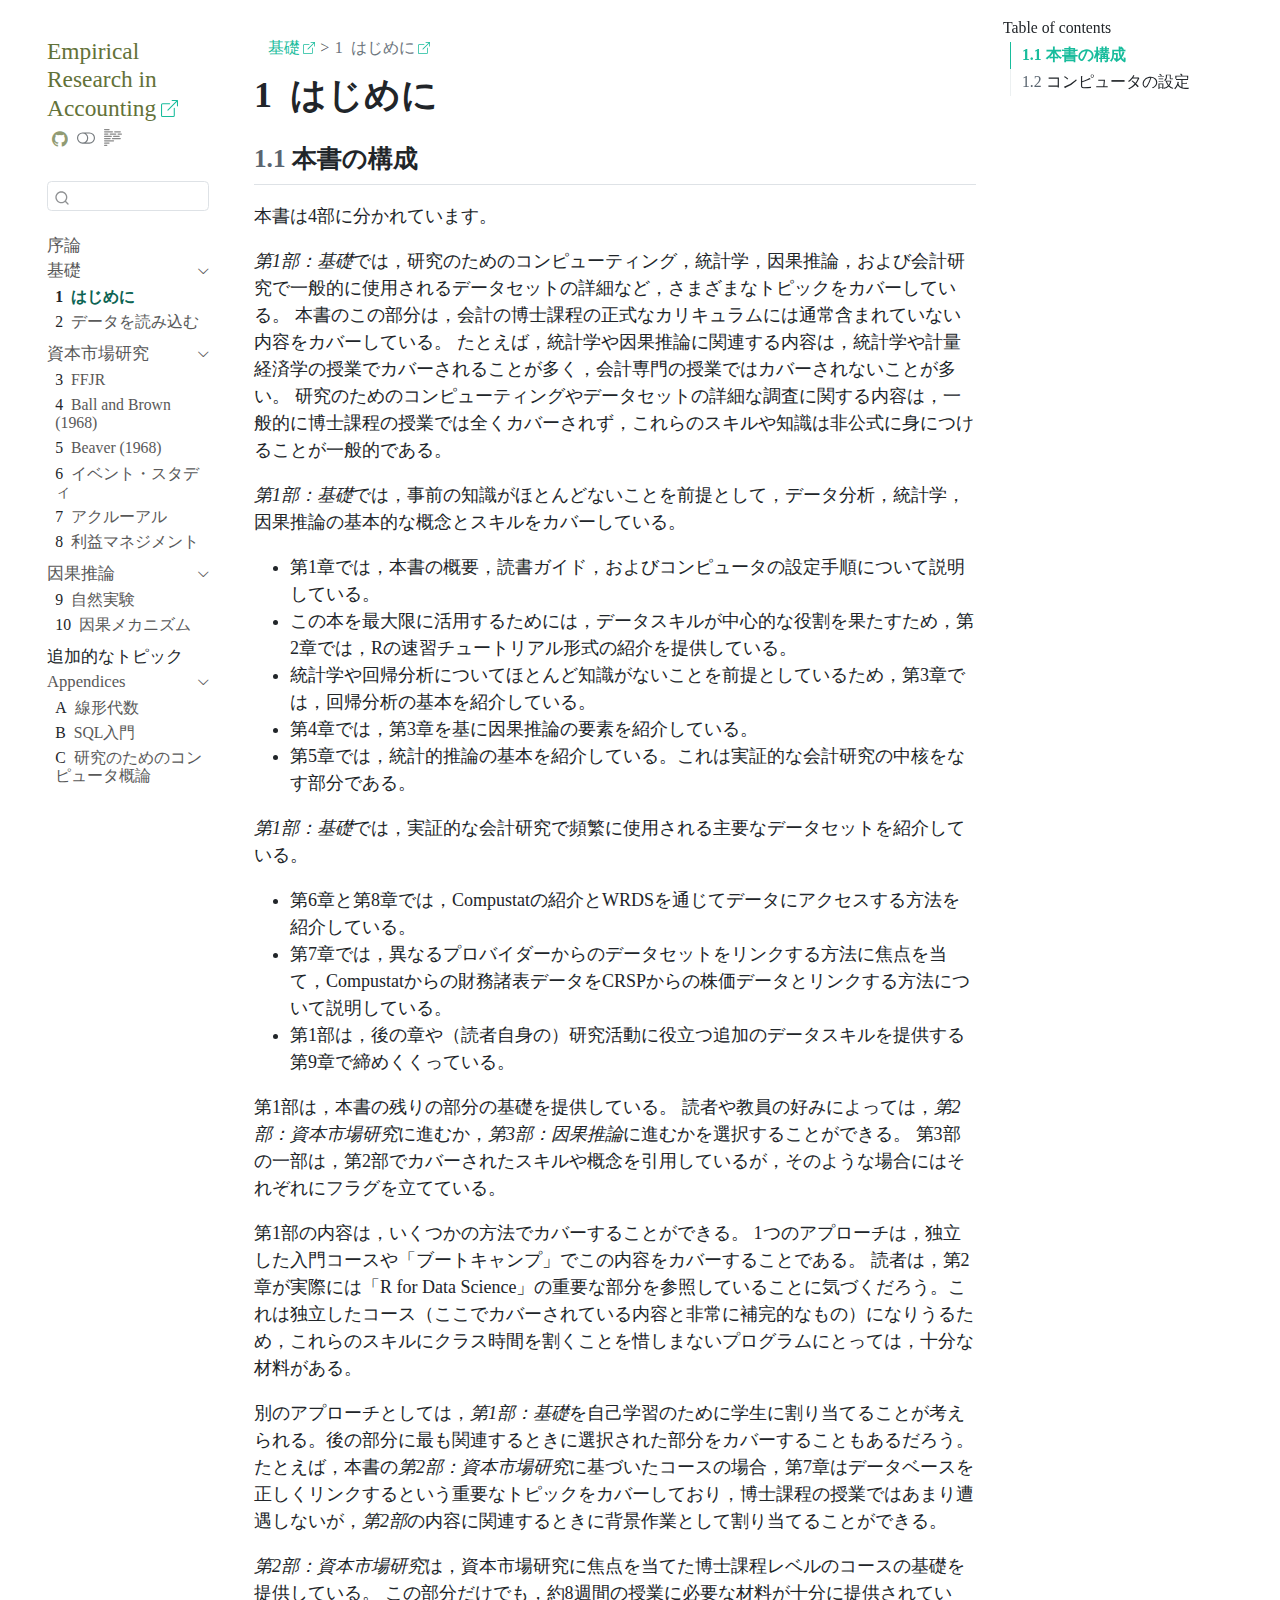
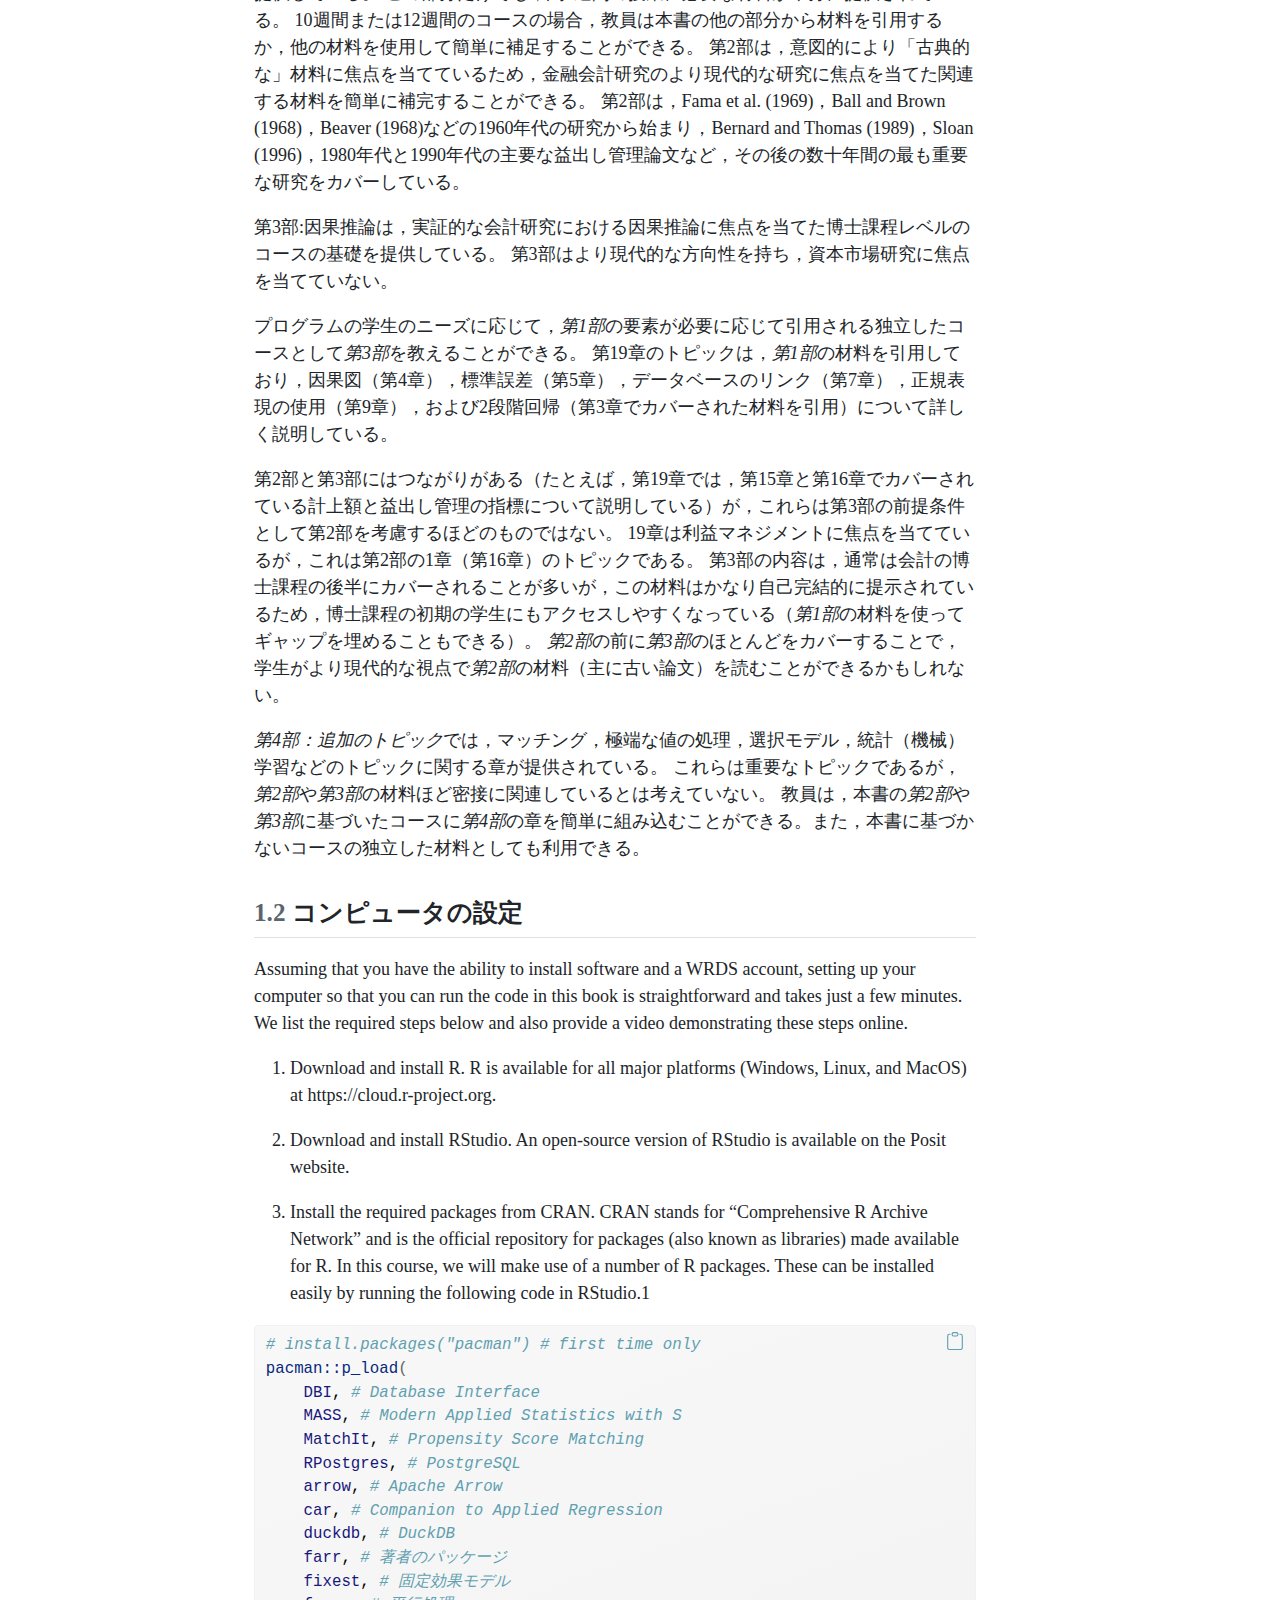
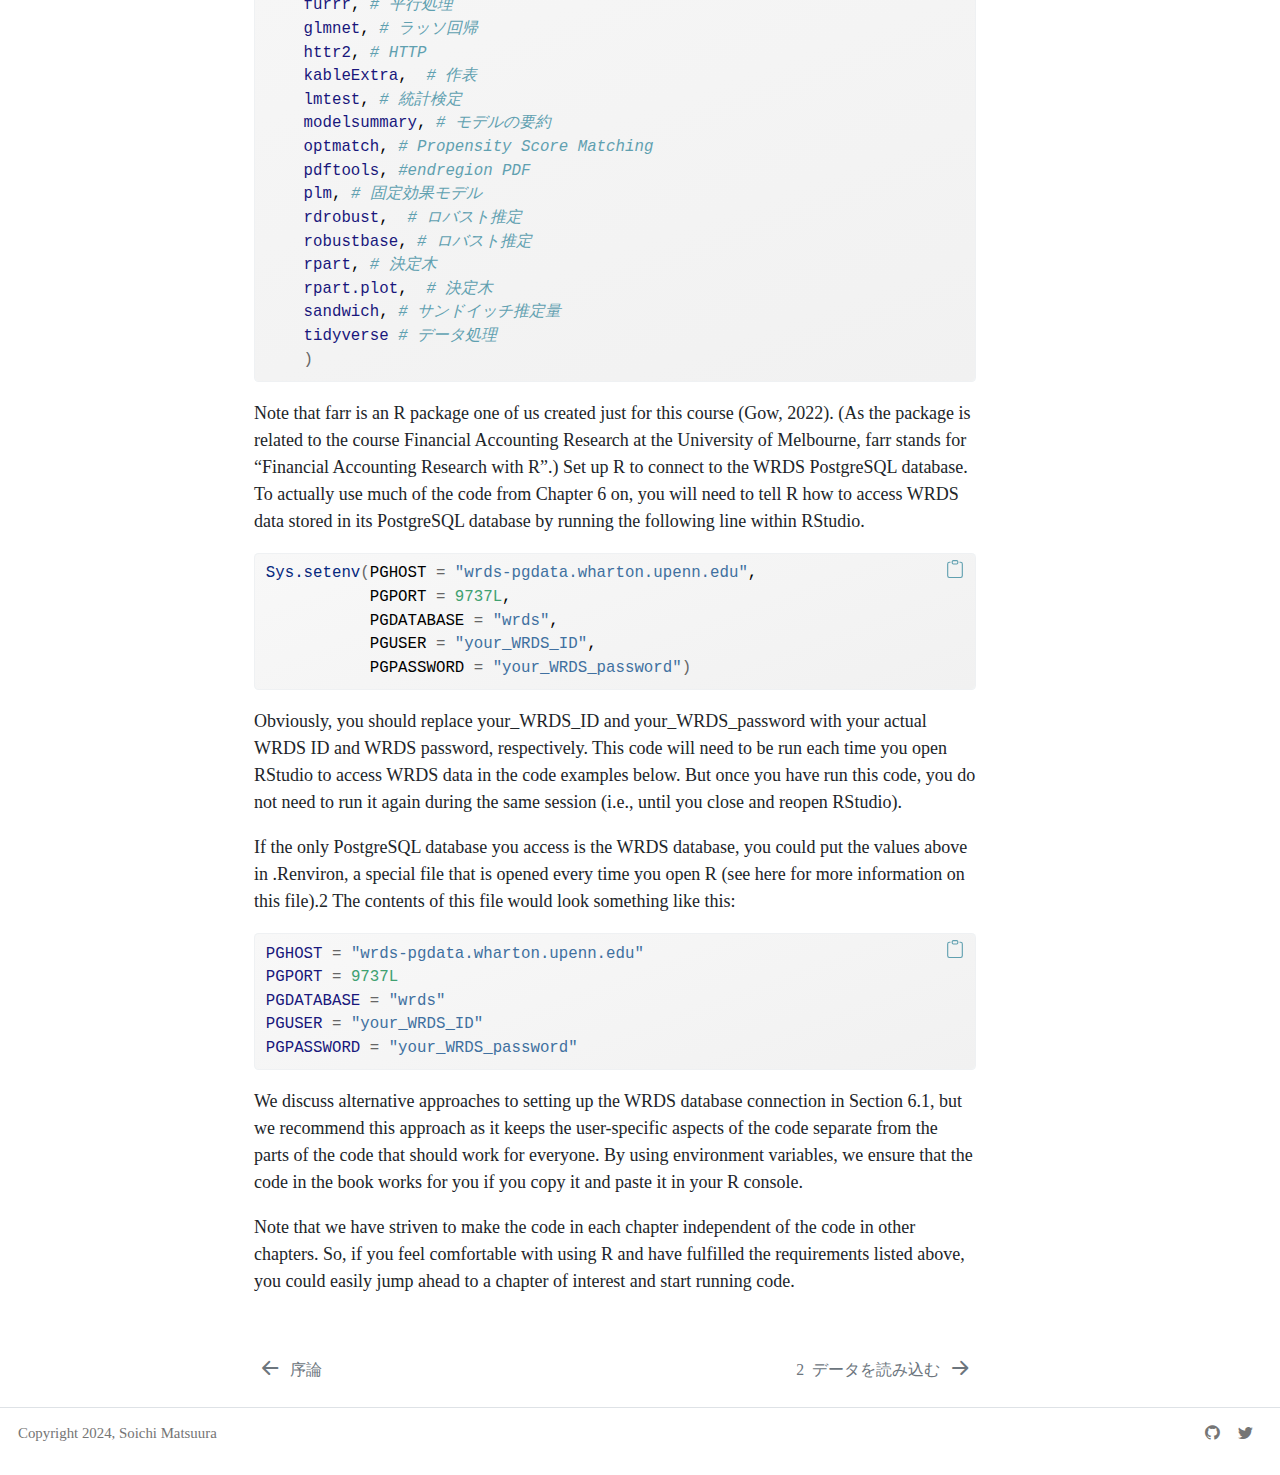
<file: docs/chap01_Introduction.html>
<!DOCTYPE html>
<html xmlns="http://www.w3.org/1999/xhtml" lang="en" xml:lang="en"><head>
<meta http-equiv="Content-Type" content="text/html; charset=UTF-8">
<meta charset="utf-8">
<meta name="generator" content="quarto-1.6.40">
<meta name="viewport" content="width=device-width, initial-scale=1.0, user-scalable=yes">
<title>1&nbsp; はじめに – Empirical Research in Accounting</title>
<style>
code{white-space: pre-wrap;}
span.smallcaps{font-variant: small-caps;}
div.columns{display: flex; gap: min(4vw, 1.5em);}
div.column{flex: auto; overflow-x: auto;}
div.hanging-indent{margin-left: 1.5em; text-indent: -1.5em;}
ul.task-list{list-style: none;}
ul.task-list li input[type="checkbox"] {
  width: 0.8em;
  margin: 0 0.8em 0.2em -1em; /* quarto-specific, see https://github.com/quarto-dev/quarto-cli/issues/4556 */ 
  vertical-align: middle;
}
/* CSS for syntax highlighting */
pre > code.sourceCode { white-space: pre; position: relative; }
pre > code.sourceCode > span { line-height: 1.25; }
pre > code.sourceCode > span:empty { height: 1.2em; }
.sourceCode { overflow: visible; }
code.sourceCode > span { color: inherit; text-decoration: inherit; }
div.sourceCode { margin: 1em 0; }
pre.sourceCode { margin: 0; }
@media screen {
div.sourceCode { overflow: auto; }
}
@media print {
pre > code.sourceCode { white-space: pre-wrap; }
pre > code.sourceCode > span { display: inline-block; text-indent: -5em; padding-left: 5em; }
}
pre.numberSource code
  { counter-reset: source-line 0; }
pre.numberSource code > span
  { position: relative; left: -4em; counter-increment: source-line; }
pre.numberSource code > span > a:first-child::before
  { content: counter(source-line);
    position: relative; left: -1em; text-align: right; vertical-align: baseline;
    border: none; display: inline-block;
    -webkit-touch-callout: none; -webkit-user-select: none;
    -khtml-user-select: none; -moz-user-select: none;
    -ms-user-select: none; user-select: none;
    padding: 0 4px; width: 4em;
  }
pre.numberSource { margin-left: 3em;  padding-left: 4px; }
div.sourceCode
  {   }
@media screen {
pre > code.sourceCode > span > a:first-child::before { text-decoration: underline; }
}
</style>

<script src="site_libs/quarto-nav/quarto-nav.js"></script>
<script src="site_libs/quarto-nav/headroom.min.js"></script>
<script src="site_libs/clipboard/clipboard.min.js"></script>
<script src="site_libs/quarto-search/autocomplete.umd.js"></script>
<script src="site_libs/quarto-search/fuse.min.js"></script>
<script src="site_libs/quarto-search/quarto-search.js"></script>
<meta name="quarto:offset" content="./">
<link href="./chap09_import.html" rel="next">
<link href="./index.html" rel="prev">
<link href="./img/favicon.ico" rel="icon">
<script src="site_libs/quarto-html/quarto.js"></script>
<script src="site_libs/quarto-html/popper.min.js"></script>
<script src="site_libs/quarto-html/tippy.umd.min.js"></script>
<script src="site_libs/quarto-html/anchor.min.js"></script>
<link href="site_libs/quarto-html/tippy.css" rel="stylesheet">
<link href="site_libs/quarto-html/quarto-syntax-highlighting-1092c56c6cadf2eb47b1bc8063ab382a.css" rel="stylesheet" class="quarto-color-scheme" id="quarto-text-highlighting-styles">
<link href="site_libs/quarto-html/quarto-syntax-highlighting-dark-1092c56c6cadf2eb47b1bc8063ab382a.css" rel="prefetch" class="quarto-color-scheme quarto-color-alternate" id="quarto-text-highlighting-styles">
<script src="site_libs/bootstrap/bootstrap.min.js"></script>
<link href="site_libs/bootstrap/bootstrap-icons.css" rel="stylesheet">
<link href="site_libs/bootstrap/bootstrap-c58e7bee4ee1a6584ec9d1fc0e841892.min.css" rel="stylesheet" append-hash="true" class="quarto-color-scheme" id="quarto-bootstrap" data-mode="light">
<link href="site_libs/bootstrap/bootstrap-dark-2e8bc3580cc84ea2920b26bb0544913d.min.css" rel="prefetch" append-hash="true" class="quarto-color-scheme quarto-color-alternate" id="quarto-bootstrap" data-mode="dark"><script id="quarto-search-options" type="application/json">{
  "location": "sidebar",
  "copy-button": false,
  "collapse-after": 3,
  "panel-placement": "start",
  "type": "textbox",
  "limit": 50,
  "keyboard-shortcut": [
    "f",
    "/",
    "s"
  ],
  "show-item-context": false,
  "language": {
    "search-no-results-text": "No results",
    "search-matching-documents-text": "matching documents",
    "search-copy-link-title": "Copy link to search",
    "search-hide-matches-text": "Hide additional matches",
    "search-more-match-text": "more match in this document",
    "search-more-matches-text": "more matches in this document",
    "search-clear-button-title": "Clear",
    "search-text-placeholder": "",
    "search-detached-cancel-button-title": "Cancel",
    "search-submit-button-title": "Submit",
    "search-label": "Search"
  }
}</script>
<meta name="twitter:title" content="1&nbsp; はじめに – Empirical Research in Accounting">
<meta name="twitter:description" content="">
<meta name="twitter:card" content="summary">
</head>
<body class="nav-sidebar floating">

<div id="quarto-search-results"></div>
  <header id="quarto-header" class="headroom fixed-top"><nav class="quarto-secondary-nav"><div class="container-fluid d-flex">
      <button type="button" class="quarto-btn-toggle btn" data-bs-toggle="collapse" role="button" data-bs-target=".quarto-sidebar-collapse-item" aria-controls="quarto-sidebar" aria-expanded="false" aria-label="Toggle sidebar navigation" onclick="if (window.quartoToggleHeadroom) { window.quartoToggleHeadroom(); }">
        <i class="bi bi-layout-text-sidebar-reverse"></i>
      </button>
        <nav class="quarto-page-breadcrumbs" aria-label="breadcrumb"><ol class="breadcrumb"><li class="breadcrumb-item"><a href="./chap01_Introduction.html">基礎</a></li><li class="breadcrumb-item"><a href="./chap01_Introduction.html"><span class="chapter-number">1</span>&nbsp; <span class="chapter-title">はじめに</span></a></li></ol></nav>
        <a class="flex-grow-1" role="navigation" data-bs-toggle="collapse" data-bs-target=".quarto-sidebar-collapse-item" aria-controls="quarto-sidebar" aria-expanded="false" aria-label="Toggle sidebar navigation" onclick="if (window.quartoToggleHeadroom) { window.quartoToggleHeadroom(); }">      
        </a>
      <button type="button" class="btn quarto-search-button" aria-label="Search" onclick="window.quartoOpenSearch();">
        <i class="bi bi-search"></i>
      </button>
    </div>
  </nav></header><!-- content --><div id="quarto-content" class="quarto-container page-columns page-rows-contents page-layout-article">
<!-- sidebar -->
  <nav id="quarto-sidebar" class="sidebar collapse collapse-horizontal quarto-sidebar-collapse-item sidebar-navigation floating overflow-auto"><div class="pt-lg-2 mt-2 text-left sidebar-header">
    <div class="sidebar-title mb-0 py-0">
      <a href="./">Empirical Research in Accounting</a> 
        <div class="sidebar-tools-main tools-wide">
    <a href="https://github.com/ma2ura/ER4A/" title="Source Code" class="quarto-navigation-tool px-1" aria-label="Source Code"><i class="bi bi-github"></i></a>
  <a href="" class="quarto-color-scheme-toggle quarto-navigation-tool  px-1" onclick="window.quartoToggleColorScheme(); return false;" title="Toggle dark mode"><i class="bi"></i></a>
  <a href="" class="quarto-reader-toggle quarto-navigation-tool px-1" onclick="window.quartoToggleReader(); return false;" title="Toggle reader mode">
  <div class="quarto-reader-toggle-btn">
  <i class="bi"></i>
  </div>
</a>
</div>
    </div>
      </div>
        <div class="mt-2 flex-shrink-0 align-items-center">
        <div class="sidebar-search">
        <div id="quarto-search" class="" title="Search"></div>
        </div>
        </div>
    <div class="sidebar-menu-container"> 
    <ul class="list-unstyled mt-1">
<li class="sidebar-item">
  <div class="sidebar-item-container"> 
  <a href="./index.html" class="sidebar-item-text sidebar-link">
 <span class="menu-text">序論</span></a>
  </div>
</li>
        <li class="sidebar-item sidebar-item-section">
      <div class="sidebar-item-container"> 
            <a class="sidebar-item-text sidebar-link text-start" data-bs-toggle="collapse" data-bs-target="#quarto-sidebar-section-1" role="navigation" aria-expanded="true">
 <span class="menu-text">基礎</span></a>
          <a class="sidebar-item-toggle text-start" data-bs-toggle="collapse" data-bs-target="#quarto-sidebar-section-1" role="navigation" aria-expanded="true" aria-label="Toggle section">
            <i class="bi bi-chevron-right ms-2"></i>
          </a> 
      </div>
      <ul id="quarto-sidebar-section-1" class="collapse list-unstyled sidebar-section depth1 show">
<li class="sidebar-item">
  <div class="sidebar-item-container"> 
  <a href="./chap01_Introduction.html" class="sidebar-item-text sidebar-link active">
 <span class="menu-text"><span class="chapter-number">1</span>&nbsp; <span class="chapter-title">はじめに</span></span></a>
  </div>
</li>
          <li class="sidebar-item">
  <div class="sidebar-item-container"> 
  <a href="./chap09_import.html" class="sidebar-item-text sidebar-link">
 <span class="menu-text"><span class="chapter-number">2</span>&nbsp; <span class="chapter-title">データを読み込む</span></span></a>
  </div>
</li>
      </ul>
</li>
        <li class="sidebar-item sidebar-item-section">
      <div class="sidebar-item-container"> 
            <a class="sidebar-item-text sidebar-link text-start" data-bs-toggle="collapse" data-bs-target="#quarto-sidebar-section-2" role="navigation" aria-expanded="true">
 <span class="menu-text">資本市場研究</span></a>
          <a class="sidebar-item-toggle text-start" data-bs-toggle="collapse" data-bs-target="#quarto-sidebar-section-2" role="navigation" aria-expanded="true" aria-label="Toggle section">
            <i class="bi bi-chevron-right ms-2"></i>
          </a> 
      </div>
      <ul id="quarto-sidebar-section-2" class="collapse list-unstyled sidebar-section depth1 show">
<li class="sidebar-item">
  <div class="sidebar-item-container"> 
  <a href="./chap10_FFJR.html" class="sidebar-item-text sidebar-link">
 <span class="menu-text"><span class="chapter-number">3</span>&nbsp; <span class="chapter-title">FFJR</span></span></a>
  </div>
</li>
          <li class="sidebar-item">
  <div class="sidebar-item-container"> 
  <a href="./chap11_BB1968.html" class="sidebar-item-text sidebar-link">
 <span class="menu-text"><span class="chapter-number">4</span>&nbsp; <span class="chapter-title">Ball and Brown (1968)</span></span></a>
  </div>
</li>
          <li class="sidebar-item">
  <div class="sidebar-item-container"> 
  <a href="./chap12_Beaver1968.html" class="sidebar-item-text sidebar-link">
 <span class="menu-text"><span class="chapter-number">5</span>&nbsp; <span class="chapter-title">Beaver (1968)</span></span></a>
  </div>
</li>
          <li class="sidebar-item">
  <div class="sidebar-item-container"> 
  <a href="./chap13_Event.html" class="sidebar-item-text sidebar-link">
 <span class="menu-text"><span class="chapter-number">6</span>&nbsp; <span class="chapter-title">イベント・スタディ</span></span></a>
  </div>
</li>
          <li class="sidebar-item">
  <div class="sidebar-item-container"> 
  <a href="./chap15_accruals.html" class="sidebar-item-text sidebar-link">
 <span class="menu-text"><span class="chapter-number">7</span>&nbsp; <span class="chapter-title">アクルーアル</span></span></a>
  </div>
</li>
          <li class="sidebar-item">
  <div class="sidebar-item-container"> 
  <a href="./chap16_em.html" class="sidebar-item-text sidebar-link">
 <span class="menu-text"><span class="chapter-number">8</span>&nbsp; <span class="chapter-title">利益マネジメント</span></span></a>
  </div>
</li>
      </ul>
</li>
        <li class="sidebar-item sidebar-item-section">
      <div class="sidebar-item-container"> 
            <a class="sidebar-item-text sidebar-link text-start" data-bs-toggle="collapse" data-bs-target="#quarto-sidebar-section-3" role="navigation" aria-expanded="true">
 <span class="menu-text">因果推論</span></a>
          <a class="sidebar-item-toggle text-start" data-bs-toggle="collapse" data-bs-target="#quarto-sidebar-section-3" role="navigation" aria-expanded="true" aria-label="Toggle section">
            <i class="bi bi-chevron-right ms-2"></i>
          </a> 
      </div>
      <ul id="quarto-sidebar-section-3" class="collapse list-unstyled sidebar-section depth1 show">
<li class="sidebar-item">
  <div class="sidebar-item-container"> 
  <a href="./chap17_Natural.html" class="sidebar-item-text sidebar-link">
 <span class="menu-text"><span class="chapter-number">9</span>&nbsp; <span class="chapter-title">自然実験</span></span></a>
  </div>
</li>
          <li class="sidebar-item">
  <div class="sidebar-item-container"> 
  <a href="./chap18_Causal_mechanisms.html" class="sidebar-item-text sidebar-link">
 <span class="menu-text"><span class="chapter-number">10</span>&nbsp; <span class="chapter-title">因果メカニズム</span></span></a>
  </div>
</li>
      </ul>
</li>
        <li class="sidebar-item sidebar-item-section">
      <span class="sidebar-item-text sidebar-link text-start">
 <span class="menu-text">追加的なトピック</span></span>
  </li>
        <li class="sidebar-item sidebar-item-section">
      <div class="sidebar-item-container"> 
            <a class="sidebar-item-text sidebar-link text-start" data-bs-toggle="collapse" data-bs-target="#quarto-sidebar-section-5" role="navigation" aria-expanded="true">
 <span class="menu-text">Appendices</span></a>
          <a class="sidebar-item-toggle text-start" data-bs-toggle="collapse" data-bs-target="#quarto-sidebar-section-5" role="navigation" aria-expanded="true" aria-label="Toggle section">
            <i class="bi bi-chevron-right ms-2"></i>
          </a> 
      </div>
      <ul id="quarto-sidebar-section-5" class="collapse list-unstyled sidebar-section depth1 show">
<li class="sidebar-item">
  <div class="sidebar-item-container"> 
  <a href="./appA_LinearAlgebra.html" class="sidebar-item-text sidebar-link">
 <span class="menu-text"><span class="chapter-number">A</span>&nbsp; <span class="chapter-title">線形代数</span></span></a>
  </div>
</li>
          <li class="sidebar-item">
  <div class="sidebar-item-container"> 
  <a href="./appB_SQL.html" class="sidebar-item-text sidebar-link">
 <span class="menu-text"><span class="chapter-number">B</span>&nbsp; <span class="chapter-title">SQL入門</span></span></a>
  </div>
</li>
          <li class="sidebar-item">
  <div class="sidebar-item-container"> 
  <a href="./appC_Computing.html" class="sidebar-item-text sidebar-link">
 <span class="menu-text"><span class="chapter-number">C</span>&nbsp; <span class="chapter-title">研究のためのコンピュータ概論</span></span></a>
  </div>
</li>
      </ul>
</li>
    </ul>
</div>
</nav><div id="quarto-sidebar-glass" class="quarto-sidebar-collapse-item" data-bs-toggle="collapse" data-bs-target=".quarto-sidebar-collapse-item"></div>
<!-- margin-sidebar -->
    <div id="quarto-margin-sidebar" class="sidebar margin-sidebar">
        <nav id="TOC" role="doc-toc" class="toc-active"><h2 id="toc-title">Table of contents</h2>
   
  <ul>
<li><a href="#%E6%9C%AC%E6%9B%B8%E3%81%AE%E6%A7%8B%E6%88%90" id="toc-本書の構成" class="nav-link active" data-scroll-target="#%E6%9C%AC%E6%9B%B8%E3%81%AE%E6%A7%8B%E6%88%90"><span class="header-section-number">1.1</span> 本書の構成</a></li>
  <li><a href="#%E3%82%B3%E3%83%B3%E3%83%94%E3%83%A5%E3%83%BC%E3%82%BF%E3%81%AE%E8%A8%AD%E5%AE%9A" id="toc-コンピュータの設定" class="nav-link" data-scroll-target="#%E3%82%B3%E3%83%B3%E3%83%94%E3%83%A5%E3%83%BC%E3%82%BF%E3%81%AE%E8%A8%AD%E5%AE%9A"><span class="header-section-number">1.2</span> コンピュータの設定</a></li>
  </ul></nav>
    </div>
<!-- main -->
<main class="content" id="quarto-document-content"><header id="title-block-header" class="quarto-title-block default"><nav class="quarto-page-breadcrumbs quarto-title-breadcrumbs d-none d-lg-block" aria-label="breadcrumb"><ol class="breadcrumb"><li class="breadcrumb-item"><a href="./chap01_Introduction.html">基礎</a></li><li class="breadcrumb-item"><a href="./chap01_Introduction.html"><span class="chapter-number">1</span>&nbsp; <span class="chapter-title">はじめに</span></a></li></ol></nav><div class="quarto-title">
<h1 class="title">
<span class="chapter-number">1</span>&nbsp; <span class="chapter-title">はじめに</span>
</h1>
</div>



<div class="quarto-title-meta">

    
  
    
  </div>
  


</header><section id="本書の構成" class="level2" data-number="1.1"><h2 data-number="1.1" class="anchored" data-anchor-id="本書の構成">
<span class="header-section-number">1.1</span> 本書の構成</h2>
<!-- The book is organized into four parts. -->
<p>本書は4部に分かれています。</p>
<!-- Part I: Foundations covers a variety of topics, including research computing, statistics, causal inference, and some details of data sets commonly used in accounting research.  -->
<p><em>第1部：基礎</em>では，研究のためのコンピューティング，統計学，因果推論，および会計研究で一般的に使用されるデータセットの詳細など，さまざまなトピックをカバーしている。 <!-- This part of the book covers material often not included in the formal coursework of a PhD in accounting.  --> 本書のこの部分は，会計の博士課程の正式なカリキュラムには通常含まれていない内容をカバーしている。 <!-- For example, material related to statistics and causal inference is often assumed to be covered in coursework in statistics and econometrics rather than in the accounting-specific courses.  --> たとえば，統計学や因果推論に関連する内容は，統計学や計量経済学の授業でカバーされることが多く，会計専門の授業ではカバーされないことが多い。 <!-- Material on research computing and detailed investigation of data sets is generally not covered in PhD coursework at all, with the typical approach being for these skills and knowledge to be picked up informally. --> 研究のためのコンピューティングやデータセットの詳細な調査に関する内容は，一般的に博士課程の授業では全くカバーされず，これらのスキルや知識は非公式に身につけることが一般的である。</p>
<!-- Assuming very little in terms of prior knowledge, Part I: Foundations covers core concepts and skills in data analysis, statistics, and causal inference. -->
<p><em>第1部：基礎</em>では，事前の知識がほとんどないことを前提として，データ分析，統計学，因果推論の基本的な概念とスキルをカバーしている。</p>
<!-- - Chapter 1 provides an introduction to the book, including a reading guide and instructions for setting up your computer. -->
<ul>
<li>第1章では，本書の概要，読書ガイド，およびコンピュータの設定手順について説明している。 <!-- - Given the centrality of data skills to getting the full value out of this book, we provide a fast-paced tutorial-style introduction to R in Chapter 2. -->
</li>
<li>この本を最大限に活用するためには，データスキルが中心的な役割を果たすため，第2章では，Rの速習チュートリアル形式の紹介を提供している。 <!-- - As we assume very little knowledge of statistics and regression analysis, we provide an introduction to the basics of regression analysis in Chapter 3. -->
</li>
<li>統計学や回帰分析についてほとんど知識がないことを前提としているため，第3章では，回帰分析の基本を紹介している。 <!-- - Chapter 4 builds on Chapter 3 to provide an introduction to elements of causal inference. -->
</li>
<li>第4章では，第3章を基に因果推論の要素を紹介している。 <!-- - Chapter 5 provides an introduction to statistical inference, which is a core part of empirical accounting research. -->
</li>
<li>第5章では，統計的推論の基本を紹介している。これは実証的な会計研究の中核をなす部分である。</li>
</ul>
<!-- Part I: Foundations introduces key data sets frequently used in empirical accounting research. --><p><em>第1部：基礎</em>では，実証的な会計研究で頻繁に使用される主要なデータセットを紹介している。</p>
<!-- - Chapters 6 and 8 provide an introduction to Compustat and accessing data through WRDS. -->
<ul>
<li>第6章と第8章では，Compustatの紹介とWRDSを通じてデータにアクセスする方法を紹介している。 <!-- - Chapter 7 discusses the linking of data sets from different providers with a focus on linking financial statement data from Compustat with stock return data from CRSP. -->
</li>
<li>第7章では，異なるプロバイダーからのデータセットをリンクする方法に焦点を当て，Compustatからの財務諸表データをCRSPからの株価データとリンクする方法について説明している。 <!-- - We wrap up Part I with Chapter 9, which provides additional data skills useful for both later chapters and (we hope) readers’ own research efforts. -->
</li>
<li>第1部は，後の章や（読者自身の）研究活動に役立つ追加のデータスキルを提供する第9章で締めくくっている。</li>
</ul>
<!-- Part I provides the foundations for the remaining parts of the book.  --><p>第1部は，本書の残りの部分の基礎を提供している。 <!-- Depending on the preferences of readers and instructors, one could either continue with Part II: Capital Markets Research or skip ahead to Part III: Causal Inference.  --> 読者や教員の好みによっては，<em>第2部：資本市場研究</em>に進むか，<em>第3部：因果推論</em>に進むかを選択することができる。 <!-- While some parts of Part III draw on skills and concepts covered in Part II, we flag such instances in each case. --> 第3部の一部は，第2部でカバーされたスキルや概念を引用しているが，そのような場合にはそれぞれにフラグを立てている。</p>
<!-- The material of Part I could be covered in a number of ways.  -->
<p>第1部の内容は，いくつかの方法でカバーすることができる。 <!-- One approach would be to cover this material in a standalone introductory course or “boot camp”.  --> 1つのアプローチは，独立した入門コースや「ブートキャンプ」でこの内容をカバーすることである。 <!-- A reader will notice that Chapter 2 actually incorporates by reference significant portions of R for Data Science, which could easily be a course in its own right (and one highly complementary to the material covered here), so there is plenty of material here for a full-fledged course for a program willing to devote class time to these skills. --> 読者は，第2章が実際には「R for Data Science」の重要な部分を参照していることに気づくだろう。これは独立したコース（ここでカバーされている内容と非常に補完的なもの）になりうるため，これらのスキルにクラス時間を割くことを惜しまないプログラムにとっては，十分な材料がある。</p>
<!-- Another approach might be to assign Part I: Foundations to students on a self-study basis, perhaps with select portions being covered when they are most relevant for later portions of the book. -->
<p>別のアプローチとしては，<em>第1部：基礎</em>を自己学習のために学生に割り当てることが考えられる。後の部分に最も関連するときに選択された部分をカバーすることもあるだろう。 <!-- For example, for a course based on Part II: Capital Markets Research of the book, Chapter 7 covers the important topic of correctly linking databases—not often encountered in PhD courses—and could be assigned as background work as and when relevant to material from Part II. --> たとえば，本書の<em>第2部：資本市場研究</em>に基づいたコースの場合，第7章はデータベースを正しくリンクするという重要なトピックをカバーしており，博士課程の授業ではあまり遭遇しないが，<em>第2部</em>の内容に関連するときに背景作業として割り当てることができる。</p>
<!-- Part II: Capital Markets Research provides the basis for a PhD-level course focused on capital markets research. -->
<p><em>第2部：資本市場研究</em>は，資本市場研究に焦点を当てた博士課程レベルのコースの基礎を提供している。 <!-- This part alone easily provides materials for about eight weeks of coursework. --> この部分だけでも，約8週間の授業に必要な材料が十分に提供されている。 <!-- For a ten- or twelve-week course, an instructor could draw on materials from other parts of the book, or could easily supplement using other materials. --> 10週間または12週間のコースの場合，教員は本書の他の部分から材料を引用するか，他の材料を使用して簡単に補足することができる。 <!-- Part II is deliberately focused on more “classical” material and thus could easily complement related material that focuses on more contemporary work in financial accounting research. --> 第2部は，意図的により「古典的な」材料に焦点を当てているため，金融会計研究のより現代的な研究に焦点を当てた関連する材料を簡単に補完することができる。 <!-- Part II starts with research from the 1960s—such as Fama et al. (1969), Ball and Brown (1968), and Beaver (1968)—and covers some of the most important studies of subsequent decades, including Bernard and Thomas (1989), Sloan (1996), and key earnings management papers of the 1980s and 1990s.---> 第2部は，Fama et al.&nbsp;(1969)，Ball and Brown (1968)，Beaver (1968)などの1960年代の研究から始まり，Bernard and Thomas (1989)，Sloan (1996)，1980年代と1990年代の主要な益出し管理論文など，その後の数十年間の最も重要な研究をカバーしている。</p>
<!-- Part III: Causal Inference provides the basis for a PhD-level course focused on causal inference in empirical accounting research. -->
<p>第3部:因果推論は，実証的な会計研究における因果推論に焦点を当てた博士課程レベルのコースの基礎を提供している。 <!-- Part III has a more contemporary orientation and is not focused on capital markets research. --> 第3部はより現代的な方向性を持ち，資本市場研究に焦点を当てていない。</p>
<!-- Depending on the needs of students in a given program, Part III could be taught as a standalone course with elements of Part I being drawn upon as needed. -->
<p>プログラムの学生のニーズに応じて，<em>第1部</em>の要素が必要に応じて引用される独立したコースとして<em>第3部</em>を教えることができる。 <!-- Topics in Chapter 19 draw on materials in Part I, with extensive discussion of causal diagrams (Chapter 4), standard errors (Chapter 5), linking databases (Chapter 7), using regular expressions (Chapter 9), and two-step regressions (drawing on materials covered in Chapter 3). --> 第19章のトピックは，<em>第1部</em>の材料を引用しており，因果図（第4章），標準誤差（第5章），データベースのリンク（第7章），正規表現の使用（第9章），および2段階回帰（第3章でカバーされた材料を引用）について詳しく説明している。</p>
<!-- While there are connections between Part II and Part III (e.g., Chapter 19 covers measures of accruals and earnings management that are covered in Chapters 15 and 16), these do not seem to rise to the level of considering Part II a prerequisite for Part III. -->
<p>第2部と第3部にはつながりがある（たとえば，第19章では，第15章と第16章でカバーされている計上額と益出し管理の指標について説明している）が，これらは第3部の前提条件として第2部を考慮するほどのものではない。 <!-- Chapter 19 focuses on earnings management, which is the topic of an entire chapter in Part II (Chapter 16). --> 19章は利益マネジメントに焦点を当てているが，これは第2部の1章（第16章）のトピックである。 <!-- While the material of Part III might typically be covered later in the coursework of an accounting PhD program, we have endeavoured to present this material in a way that is fairly self-contained and therefore accessible to students earlier in their PhD studies (perhaps using materials from Part I to fill in gaps). --> 第3部の内容は，通常は会計の博士課程の後半にカバーされることが多いが，この材料はかなり自己完結的に提示されているため，博士課程の初期の学生にもアクセスしやすくなっている（<em>第1部</em>の材料を使ってギャップを埋めることもできる）。 <!-- There may even be merit in covering most of Part III before Part II, as it will allow students to read Part II materials (mostly older papers) through a more contemporary lens. --> <em>第2部</em>の前に<em>第3部</em>のほとんどをカバーすることで，学生がより現代的な視点で<em>第2部</em>の材料（主に古い論文）を読むことができるかもしれない。</p>
<!-- Part IV: Additional Topics provides chapters on topics such as matching, handling extreme values, selection models, and statistical (machine) learning. -->
<p><em>第4部：追加のトピック</em>では，マッチング，極端な値の処理，選択モデル，統計（機械）学習などのトピックに関する章が提供されている。 <!-- While these are important topics, we believe they are less closely related than the materials of Parts II and III. --> これらは重要なトピックであるが，<em>第2部</em>や<em>第3部</em>の材料ほど密接に関連しているとは考えていない。 <!-- Instructors could easily incorporate chapters from Part IV in courses based on Part II or Part III of this book, or as standalone material for courses not based on this book. --> 教員は，本書の<em>第2部</em>や<em>第3部</em>に基づいたコースに<em>第4部</em>の章を簡単に組み込むことができる。また，本書に基づかないコースの独立した材料としても利用できる。</p>
<!-- 1.2 Setting up your computer -->
</section><section id="コンピュータの設定" class="level2" data-number="1.2"><h2 data-number="1.2" class="anchored" data-anchor-id="コンピュータの設定">
<span class="header-section-number">1.2</span> コンピュータの設定</h2>
<p>Assuming that you have the ability to install software and a WRDS account, setting up your computer so that you can run the code in this book is straightforward and takes just a few minutes. We list the required steps below and also provide a video demonstrating these steps online.</p>
<ol type="1">
<li><p>Download and install R. R is available for all major platforms (Windows, Linux, and MacOS) at https://cloud.r-project.org.</p></li>
<li><p>Download and install RStudio. An open-source version of RStudio is available on the Posit website.</p></li>
<li><p>Install the required packages from CRAN. CRAN stands for “Comprehensive R Archive Network” and is the official repository for packages (also known as libraries) made available for R. In this course, we will make use of a number of R packages. These can be installed easily by running the following code in RStudio.1</p></li>
</ol>
<div class="cell">
<div class="sourceCode" id="cb1"><pre class="downlit sourceCode r code-with-copy"><code class="sourceCode R"><span><span class="co"># install.packages("pacman") # first time only</span></span>
<span><span class="fu">pacman</span><span class="fu">::</span><span class="fu"><a href="https://rdrr.io/pkg/pacman/man/p_load.html">p_load</a></span><span class="op">(</span></span>
<span>    <span class="va">DBI</span>, <span class="co"># Database Interface</span></span>
<span>    <span class="va">MASS</span>, <span class="co"># Modern Applied Statistics with S</span></span>
<span>    <span class="va">MatchIt</span>, <span class="co"># Propensity Score Matching</span></span>
<span>    <span class="va">RPostgres</span>, <span class="co"># PostgreSQL</span></span>
<span>    <span class="va">arrow</span>, <span class="co"># Apache Arrow</span></span>
<span>    <span class="va">car</span>, <span class="co"># Companion to Applied Regression</span></span>
<span>    <span class="va">duckdb</span>, <span class="co"># DuckDB</span></span>
<span>    <span class="va">farr</span>, <span class="co"># 著者のパッケージ</span></span>
<span>    <span class="va">fixest</span>, <span class="co"># 固定効果モデル</span></span>
<span>    <span class="va">furrr</span>, <span class="co"># 平行処理</span></span>
<span>    <span class="va">glmnet</span>, <span class="co"># ラッソ回帰</span></span>
<span>    <span class="va">httr2</span>, <span class="co"># HTTP</span></span>
<span>    <span class="va">kableExtra</span>,  <span class="co"># 作表</span></span>
<span>    <span class="va">lmtest</span>, <span class="co"># 統計検定</span></span>
<span>    <span class="va">modelsummary</span>, <span class="co"># モデルの要約</span></span>
<span>    <span class="va">optmatch</span>, <span class="co"># Propensity Score Matching</span></span>
<span>    <span class="va">pdftools</span>, <span class="co">#endregion PDF</span></span>
<span>    <span class="va">plm</span>, <span class="co"># 固定効果モデル</span></span>
<span>    <span class="va">rdrobust</span>,  <span class="co"># ロバスト推定</span></span>
<span>    <span class="va">robustbase</span>, <span class="co"># ロバスト推定</span></span>
<span>    <span class="va">rpart</span>, <span class="co"># 決定木</span></span>
<span>    <span class="va">rpart.plot</span>,  <span class="co"># 決定木</span></span>
<span>    <span class="va">sandwich</span>, <span class="co"># サンドイッチ推定量</span></span>
<span>    <span class="va">tidyverse</span> <span class="co"># データ処理</span></span>
<span>    <span class="op">)</span></span></code><button title="Copy to Clipboard" class="code-copy-button"><i class="bi"></i></button></pre></div>
</div>
<p>Note that farr is an R package one of us created just for this course (Gow, 2022). (As the package is related to the course Financial Accounting Research at the University of Melbourne, farr stands for “Financial Accounting Research with R”.) Set up R to connect to the WRDS PostgreSQL database. To actually use much of the code from Chapter 6 on, you will need to tell R how to access WRDS data stored in its PostgreSQL database by running the following line within RStudio.</p>
<div class="cell">
<div class="sourceCode" id="cb2"><pre class="downlit sourceCode r code-with-copy"><code class="sourceCode R"><span><span class="fu"><a href="https://rdrr.io/r/base/Sys.setenv.html">Sys.setenv</a></span><span class="op">(</span>PGHOST <span class="op">=</span> <span class="st">"wrds-pgdata.wharton.upenn.edu"</span>,</span>
<span>           PGPORT <span class="op">=</span> <span class="fl">9737L</span>,</span>
<span>           PGDATABASE <span class="op">=</span> <span class="st">"wrds"</span>,</span>
<span>           PGUSER <span class="op">=</span> <span class="st">"your_WRDS_ID"</span>,</span>
<span>           PGPASSWORD <span class="op">=</span> <span class="st">"your_WRDS_password"</span><span class="op">)</span></span></code><button title="Copy to Clipboard" class="code-copy-button"><i class="bi"></i></button></pre></div>
</div>
<p>Obviously, you should replace your_WRDS_ID and your_WRDS_password with your actual WRDS ID and WRDS password, respectively. This code will need to be run each time you open RStudio to access WRDS data in the code examples below. But once you have run this code, you do not need to run it again during the same session (i.e., until you close and reopen RStudio).</p>
<p>If the only PostgreSQL database you access is the WRDS database, you could put the values above in .Renviron, a special file that is opened every time you open R (see here for more information on this file).2 The contents of this file would look something like this:</p>
<div class="cell">
<div class="sourceCode" id="cb3"><pre class="downlit sourceCode r code-with-copy"><code class="sourceCode R"><span><span class="va">PGHOST</span> <span class="op">=</span> <span class="st">"wrds-pgdata.wharton.upenn.edu"</span></span>
<span><span class="va">PGPORT</span> <span class="op">=</span> <span class="fl">9737L</span></span>
<span><span class="va">PGDATABASE</span> <span class="op">=</span> <span class="st">"wrds"</span></span>
<span><span class="va">PGUSER</span> <span class="op">=</span> <span class="st">"your_WRDS_ID"</span></span>
<span><span class="va">PGPASSWORD</span> <span class="op">=</span> <span class="st">"your_WRDS_password"</span></span></code><button title="Copy to Clipboard" class="code-copy-button"><i class="bi"></i></button></pre></div>
</div>
<p>We discuss alternative approaches to setting up the WRDS database connection in Section 6.1, but we recommend this approach as it keeps the user-specific aspects of the code separate from the parts of the code that should work for everyone. By using environment variables, we ensure that the code in the book works for you if you copy it and paste it in your R console.</p>
<p>Note that we have striven to make the code in each chapter independent of the code in other chapters. So, if you feel comfortable with using R and have fulfilled the requirements listed above, you could easily jump ahead to a chapter of interest and start running code.</p>


</section></main><!-- /main --><script id="quarto-html-after-body" type="application/javascript">
window.document.addEventListener("DOMContentLoaded", function (event) {
  const toggleBodyColorMode = (bsSheetEl) => {
    const mode = bsSheetEl.getAttribute("data-mode");
    const bodyEl = window.document.querySelector("body");
    if (mode === "dark") {
      bodyEl.classList.add("quarto-dark");
      bodyEl.classList.remove("quarto-light");
    } else {
      bodyEl.classList.add("quarto-light");
      bodyEl.classList.remove("quarto-dark");
    }
  }
  const toggleBodyColorPrimary = () => {
    const bsSheetEl = window.document.querySelector("link#quarto-bootstrap");
    if (bsSheetEl) {
      toggleBodyColorMode(bsSheetEl);
    }
  }
  toggleBodyColorPrimary();  
  const disableStylesheet = (stylesheets) => {
    for (let i=0; i < stylesheets.length; i++) {
      const stylesheet = stylesheets[i];
      stylesheet.rel = 'prefetch';
    }
  }
  const enableStylesheet = (stylesheets) => {
    for (let i=0; i < stylesheets.length; i++) {
      const stylesheet = stylesheets[i];
      stylesheet.rel = 'stylesheet';
    }
  }
  const manageTransitions = (selector, allowTransitions) => {
    const els = window.document.querySelectorAll(selector);
    for (let i=0; i < els.length; i++) {
      const el = els[i];
      if (allowTransitions) {
        el.classList.remove('notransition');
      } else {
        el.classList.add('notransition');
      }
    }
  }
  const toggleGiscusIfUsed = (isAlternate, darkModeDefault) => {
    const baseTheme = document.querySelector('#giscus-base-theme')?.value ?? 'light';
    const alternateTheme = document.querySelector('#giscus-alt-theme')?.value ?? 'dark';
    let newTheme = '';
    if(darkModeDefault) {
      newTheme = isAlternate ? baseTheme : alternateTheme;
    } else {
      newTheme = isAlternate ? alternateTheme : baseTheme;
    }
    const changeGiscusTheme = () => {
      // From: https://github.com/giscus/giscus/issues/336
      const sendMessage = (message) => {
        const iframe = document.querySelector('iframe.giscus-frame');
        if (!iframe) return;
        iframe.contentWindow.postMessage({ giscus: message }, 'https://giscus.app');
      }
      sendMessage({
        setConfig: {
          theme: newTheme
        }
      });
    }
    const isGiscussLoaded = window.document.querySelector('iframe.giscus-frame') !== null;
    if (isGiscussLoaded) {
      changeGiscusTheme();
    }
  }
  const toggleColorMode = (alternate) => {
    // Switch the stylesheets
    const alternateStylesheets = window.document.querySelectorAll('link.quarto-color-scheme.quarto-color-alternate');
    manageTransitions('#quarto-margin-sidebar .nav-link', false);
    if (alternate) {
      enableStylesheet(alternateStylesheets);
      for (const sheetNode of alternateStylesheets) {
        if (sheetNode.id === "quarto-bootstrap") {
          toggleBodyColorMode(sheetNode);
        }
      }
    } else {
      disableStylesheet(alternateStylesheets);
      toggleBodyColorPrimary();
    }
    manageTransitions('#quarto-margin-sidebar .nav-link', true);
    // Switch the toggles
    const toggles = window.document.querySelectorAll('.quarto-color-scheme-toggle');
    for (let i=0; i < toggles.length; i++) {
      const toggle = toggles[i];
      if (toggle) {
        if (alternate) {
          toggle.classList.add("alternate");     
        } else {
          toggle.classList.remove("alternate");
        }
      }
    }
    // Hack to workaround the fact that safari doesn't
    // properly recolor the scrollbar when toggling (#1455)
    if (navigator.userAgent.indexOf('Safari') > 0 && navigator.userAgent.indexOf('Chrome') == -1) {
      manageTransitions("body", false);
      window.scrollTo(0, 1);
      setTimeout(() => {
        window.scrollTo(0, 0);
        manageTransitions("body", true);
      }, 40);  
    }
  }
  const isFileUrl = () => { 
    return window.location.protocol === 'file:';
  }
  const hasAlternateSentinel = () => {  
    let styleSentinel = getColorSchemeSentinel();
    if (styleSentinel !== null) {
      return styleSentinel === "alternate";
    } else {
      return false;
    }
  }
  const setStyleSentinel = (alternate) => {
    const value = alternate ? "alternate" : "default";
    if (!isFileUrl()) {
      window.localStorage.setItem("quarto-color-scheme", value);
    } else {
      localAlternateSentinel = value;
    }
  }
  const getColorSchemeSentinel = () => {
    if (!isFileUrl()) {
      const storageValue = window.localStorage.getItem("quarto-color-scheme");
      return storageValue != null ? storageValue : localAlternateSentinel;
    } else {
      return localAlternateSentinel;
    }
  }
  const darkModeDefault = false;
  let localAlternateSentinel = darkModeDefault ? 'alternate' : 'default';
  // Dark / light mode switch
  window.quartoToggleColorScheme = () => {
    // Read the current dark / light value 
    let toAlternate = !hasAlternateSentinel();
    toggleColorMode(toAlternate);
    setStyleSentinel(toAlternate);
    toggleGiscusIfUsed(toAlternate, darkModeDefault);
  };
  // Ensure there is a toggle, if there isn't float one in the top right
  if (window.document.querySelector('.quarto-color-scheme-toggle') === null) {
    const a = window.document.createElement('a');
    a.classList.add('top-right');
    a.classList.add('quarto-color-scheme-toggle');
    a.href = "";
    a.onclick = function() { try { window.quartoToggleColorScheme(); } catch {} return false; };
    const i = window.document.createElement("i");
    i.classList.add('bi');
    a.appendChild(i);
    window.document.body.appendChild(a);
  }
  // Switch to dark mode if need be
  if (hasAlternateSentinel()) {
    toggleColorMode(true);
  } else {
    toggleColorMode(false);
  }
  const icon = "";
  const anchorJS = new window.AnchorJS();
  anchorJS.options = {
    placement: 'right',
    icon: icon
  };
  anchorJS.add('.anchored');
  const isCodeAnnotation = (el) => {
    for (const clz of el.classList) {
      if (clz.startsWith('code-annotation-')) {                     
        return true;
      }
    }
    return false;
  }
  const onCopySuccess = function(e) {
    // button target
    const button = e.trigger;
    // don't keep focus
    button.blur();
    // flash "checked"
    button.classList.add('code-copy-button-checked');
    var currentTitle = button.getAttribute("title");
    button.setAttribute("title", "Copied!");
    let tooltip;
    if (window.bootstrap) {
      button.setAttribute("data-bs-toggle", "tooltip");
      button.setAttribute("data-bs-placement", "left");
      button.setAttribute("data-bs-title", "Copied!");
      tooltip = new bootstrap.Tooltip(button, 
        { trigger: "manual", 
          customClass: "code-copy-button-tooltip",
          offset: [0, -8]});
      tooltip.show();    
    }
    setTimeout(function() {
      if (tooltip) {
        tooltip.hide();
        button.removeAttribute("data-bs-title");
        button.removeAttribute("data-bs-toggle");
        button.removeAttribute("data-bs-placement");
      }
      button.setAttribute("title", currentTitle);
      button.classList.remove('code-copy-button-checked');
    }, 1000);
    // clear code selection
    e.clearSelection();
  }
  const getTextToCopy = function(trigger) {
      const codeEl = trigger.previousElementSibling.cloneNode(true);
      for (const childEl of codeEl.children) {
        if (isCodeAnnotation(childEl)) {
          childEl.remove();
        }
      }
      return codeEl.innerText;
  }
  const clipboard = new window.ClipboardJS('.code-copy-button:not([data-in-quarto-modal])', {
    text: getTextToCopy
  });
  clipboard.on('success', onCopySuccess);
  if (window.document.getElementById('quarto-embedded-source-code-modal')) {
    const clipboardModal = new window.ClipboardJS('.code-copy-button[data-in-quarto-modal]', {
      text: getTextToCopy,
      container: window.document.getElementById('quarto-embedded-source-code-modal')
    });
    clipboardModal.on('success', onCopySuccess);
  }
    var localhostRegex = new RegExp(/^(?:http|https):\/\/localhost\:?[0-9]*\//);
    var mailtoRegex = new RegExp(/^mailto:/);
      var filterRegex = new RegExp("https:\/\/so-ichi\.com");
    var isInternal = (href) => {
        return filterRegex.test(href) || localhostRegex.test(href) || mailtoRegex.test(href);
    }
    // Inspect non-navigation links and adorn them if external
 	var links = window.document.querySelectorAll('a[href]:not(.nav-link):not(.navbar-brand):not(.toc-action):not(.sidebar-link):not(.sidebar-item-toggle):not(.pagination-link):not(.no-external):not([aria-hidden]):not(.dropdown-item):not(.quarto-navigation-tool):not(.about-link)');
    for (var i=0; i<links.length; i++) {
      const link = links[i];
      if (!isInternal(link.href)) {
        // undo the damage that might have been done by quarto-nav.js in the case of
        // links that we want to consider external
        if (link.dataset.originalHref !== undefined) {
          link.href = link.dataset.originalHref;
        }
          // default icon
          link.classList.add("external");
      }
    }
  function tippyHover(el, contentFn, onTriggerFn, onUntriggerFn) {
    const config = {
      allowHTML: true,
      maxWidth: 500,
      delay: 100,
      arrow: false,
      appendTo: function(el) {
          return el.parentElement;
      },
      interactive: true,
      interactiveBorder: 10,
      theme: 'quarto',
      placement: 'bottom-start',
    };
    if (contentFn) {
      config.content = contentFn;
    }
    if (onTriggerFn) {
      config.onTrigger = onTriggerFn;
    }
    if (onUntriggerFn) {
      config.onUntrigger = onUntriggerFn;
    }
    window.tippy(el, config); 
  }
  const noterefs = window.document.querySelectorAll('a[role="doc-noteref"]');
  for (var i=0; i<noterefs.length; i++) {
    const ref = noterefs[i];
    tippyHover(ref, function() {
      // use id or data attribute instead here
      let href = ref.getAttribute('data-footnote-href') || ref.getAttribute('href');
      try { href = new URL(href).hash; } catch {}
      const id = href.replace(/^#\/?/, "");
      const note = window.document.getElementById(id);
      if (note) {
        return note.innerHTML;
      } else {
        return "";
      }
    });
  }
  const xrefs = window.document.querySelectorAll('a.quarto-xref');
  const processXRef = (id, note) => {
    // Strip column container classes
    const stripColumnClz = (el) => {
      el.classList.remove("page-full", "page-columns");
      if (el.children) {
        for (const child of el.children) {
          stripColumnClz(child);
        }
      }
    }
    stripColumnClz(note)
    if (id === null || id.startsWith('sec-')) {
      // Special case sections, only their first couple elements
      const container = document.createElement("div");
      if (note.children && note.children.length > 2) {
        container.appendChild(note.children[0].cloneNode(true));
        for (let i = 1; i < note.children.length; i++) {
          const child = note.children[i];
          if (child.tagName === "P" && child.innerText === "") {
            continue;
          } else {
            container.appendChild(child.cloneNode(true));
            break;
          }
        }
        if (window.Quarto?.typesetMath) {
          window.Quarto.typesetMath(container);
        }
        return container.innerHTML
      } else {
        if (window.Quarto?.typesetMath) {
          window.Quarto.typesetMath(note);
        }
        return note.innerHTML;
      }
    } else {
      // Remove any anchor links if they are present
      const anchorLink = note.querySelector('a.anchorjs-link');
      if (anchorLink) {
        anchorLink.remove();
      }
      if (window.Quarto?.typesetMath) {
        window.Quarto.typesetMath(note);
      }
      if (note.classList.contains("callout")) {
        return note.outerHTML;
      } else {
        return note.innerHTML;
      }
    }
  }
  for (var i=0; i<xrefs.length; i++) {
    const xref = xrefs[i];
    tippyHover(xref, undefined, function(instance) {
      instance.disable();
      let url = xref.getAttribute('href');
      let hash = undefined; 
      if (url.startsWith('#')) {
        hash = url;
      } else {
        try { hash = new URL(url).hash; } catch {}
      }
      if (hash) {
        const id = hash.replace(/^#\/?/, "");
        const note = window.document.getElementById(id);
        if (note !== null) {
          try {
            const html = processXRef(id, note.cloneNode(true));
            instance.setContent(html);
          } finally {
            instance.enable();
            instance.show();
          }
        } else {
          // See if we can fetch this
          fetch(url.split('#')[0])
          .then(res => res.text())
          .then(html => {
            const parser = new DOMParser();
            const htmlDoc = parser.parseFromString(html, "text/html");
            const note = htmlDoc.getElementById(id);
            if (note !== null) {
              const html = processXRef(id, note);
              instance.setContent(html);
            } 
          }).finally(() => {
            instance.enable();
            instance.show();
          });
        }
      } else {
        // See if we can fetch a full url (with no hash to target)
        // This is a special case and we should probably do some content thinning / targeting
        fetch(url)
        .then(res => res.text())
        .then(html => {
          const parser = new DOMParser();
          const htmlDoc = parser.parseFromString(html, "text/html");
          const note = htmlDoc.querySelector('main.content');
          if (note !== null) {
            // This should only happen for chapter cross references
            // (since there is no id in the URL)
            // remove the first header
            if (note.children.length > 0 && note.children[0].tagName === "HEADER") {
              note.children[0].remove();
            }
            const html = processXRef(null, note);
            instance.setContent(html);
          } 
        }).finally(() => {
          instance.enable();
          instance.show();
        });
      }
    }, function(instance) {
    });
  }
      let selectedAnnoteEl;
      const selectorForAnnotation = ( cell, annotation) => {
        let cellAttr = 'data-code-cell="' + cell + '"';
        let lineAttr = 'data-code-annotation="' +  annotation + '"';
        const selector = 'span[' + cellAttr + '][' + lineAttr + ']';
        return selector;
      }
      const selectCodeLines = (annoteEl) => {
        const doc = window.document;
        const targetCell = annoteEl.getAttribute("data-target-cell");
        const targetAnnotation = annoteEl.getAttribute("data-target-annotation");
        const annoteSpan = window.document.querySelector(selectorForAnnotation(targetCell, targetAnnotation));
        const lines = annoteSpan.getAttribute("data-code-lines").split(",");
        const lineIds = lines.map((line) => {
          return targetCell + "-" + line;
        })
        let top = null;
        let height = null;
        let parent = null;
        if (lineIds.length > 0) {
            //compute the position of the single el (top and bottom and make a div)
            const el = window.document.getElementById(lineIds[0]);
            top = el.offsetTop;
            height = el.offsetHeight;
            parent = el.parentElement.parentElement;
          if (lineIds.length > 1) {
            const lastEl = window.document.getElementById(lineIds[lineIds.length - 1]);
            const bottom = lastEl.offsetTop + lastEl.offsetHeight;
            height = bottom - top;
          }
          if (top !== null && height !== null && parent !== null) {
            // cook up a div (if necessary) and position it 
            let div = window.document.getElementById("code-annotation-line-highlight");
            if (div === null) {
              div = window.document.createElement("div");
              div.setAttribute("id", "code-annotation-line-highlight");
              div.style.position = 'absolute';
              parent.appendChild(div);
            }
            div.style.top = top - 2 + "px";
            div.style.height = height + 4 + "px";
            div.style.left = 0;
            let gutterDiv = window.document.getElementById("code-annotation-line-highlight-gutter");
            if (gutterDiv === null) {
              gutterDiv = window.document.createElement("div");
              gutterDiv.setAttribute("id", "code-annotation-line-highlight-gutter");
              gutterDiv.style.position = 'absolute';
              const codeCell = window.document.getElementById(targetCell);
              const gutter = codeCell.querySelector('.code-annotation-gutter');
              gutter.appendChild(gutterDiv);
            }
            gutterDiv.style.top = top - 2 + "px";
            gutterDiv.style.height = height + 4 + "px";
          }
          selectedAnnoteEl = annoteEl;
        }
      };
      const unselectCodeLines = () => {
        const elementsIds = ["code-annotation-line-highlight", "code-annotation-line-highlight-gutter"];
        elementsIds.forEach((elId) => {
          const div = window.document.getElementById(elId);
          if (div) {
            div.remove();
          }
        });
        selectedAnnoteEl = undefined;
      };
        // Handle positioning of the toggle
    window.addEventListener(
      "resize",
      throttle(() => {
        elRect = undefined;
        if (selectedAnnoteEl) {
          selectCodeLines(selectedAnnoteEl);
        }
      }, 10)
    );
    function throttle(fn, ms) {
    let throttle = false;
    let timer;
      return (...args) => {
        if(!throttle) { // first call gets through
            fn.apply(this, args);
            throttle = true;
        } else { // all the others get throttled
            if(timer) clearTimeout(timer); // cancel #2
            timer = setTimeout(() => {
              fn.apply(this, args);
              timer = throttle = false;
            }, ms);
        }
      };
    }
      // Attach click handler to the DT
      const annoteDls = window.document.querySelectorAll('dt[data-target-cell]');
      for (const annoteDlNode of annoteDls) {
        annoteDlNode.addEventListener('click', (event) => {
          const clickedEl = event.target;
          if (clickedEl !== selectedAnnoteEl) {
            unselectCodeLines();
            const activeEl = window.document.querySelector('dt[data-target-cell].code-annotation-active');
            if (activeEl) {
              activeEl.classList.remove('code-annotation-active');
            }
            selectCodeLines(clickedEl);
            clickedEl.classList.add('code-annotation-active');
          } else {
            // Unselect the line
            unselectCodeLines();
            clickedEl.classList.remove('code-annotation-active');
          }
        });
      }
  const findCites = (el) => {
    const parentEl = el.parentElement;
    if (parentEl) {
      const cites = parentEl.dataset.cites;
      if (cites) {
        return {
          el,
          cites: cites.split(' ')
        };
      } else {
        return findCites(el.parentElement)
      }
    } else {
      return undefined;
    }
  };
  var bibliorefs = window.document.querySelectorAll('a[role="doc-biblioref"]');
  for (var i=0; i<bibliorefs.length; i++) {
    const ref = bibliorefs[i];
    const citeInfo = findCites(ref);
    if (citeInfo) {
      tippyHover(citeInfo.el, function() {
        var popup = window.document.createElement('div');
        citeInfo.cites.forEach(function(cite) {
          var citeDiv = window.document.createElement('div');
          citeDiv.classList.add('hanging-indent');
          citeDiv.classList.add('csl-entry');
          var biblioDiv = window.document.getElementById('ref-' + cite);
          if (biblioDiv) {
            citeDiv.innerHTML = biblioDiv.innerHTML;
          }
          popup.appendChild(citeDiv);
        });
        return popup.innerHTML;
      });
    }
  }
});
</script><nav class="page-navigation"><div class="nav-page nav-page-previous">
      <a href="./index.html" class="pagination-link" aria-label="序論">
        <i class="bi bi-arrow-left-short"></i> <span class="nav-page-text">序論</span>
      </a>          
  </div>
  <div class="nav-page nav-page-next">
      <a href="./chap09_import.html" class="pagination-link" aria-label="データを読み込む">
        <span class="nav-page-text"><span class="chapter-number">2</span>&nbsp; <span class="chapter-title">データを読み込む</span></span> <i class="bi bi-arrow-right-short"></i>
      </a>
  </div>
</nav>
</div> <!-- /content -->
<footer class="footer"><div class="nav-footer">
    <div class="nav-footer-left">
<p>Copyright 2024, Soichi Matsuura</p>
</div>   
    <div class="nav-footer-center">
      &nbsp;
    </div>
    <div class="nav-footer-right">
      <ul class="footer-items list-unstyled">
<li class="nav-item compact">
    <a class="nav-link" href="https://github.com/ma2ura">
      <i class="bi bi-github" role="img">
</i> 
    </a>
  </li>  
    <li class="nav-item compact">
    <a class="nav-link" href="https://twitter.com/matsuura_rits">
      <i class="bi bi-twitter" role="img" aria-label="Twitter">
</i> 
    </a>
  </li>  
</ul>
</div>
  </div>
</footer>


</body></html>
</file>
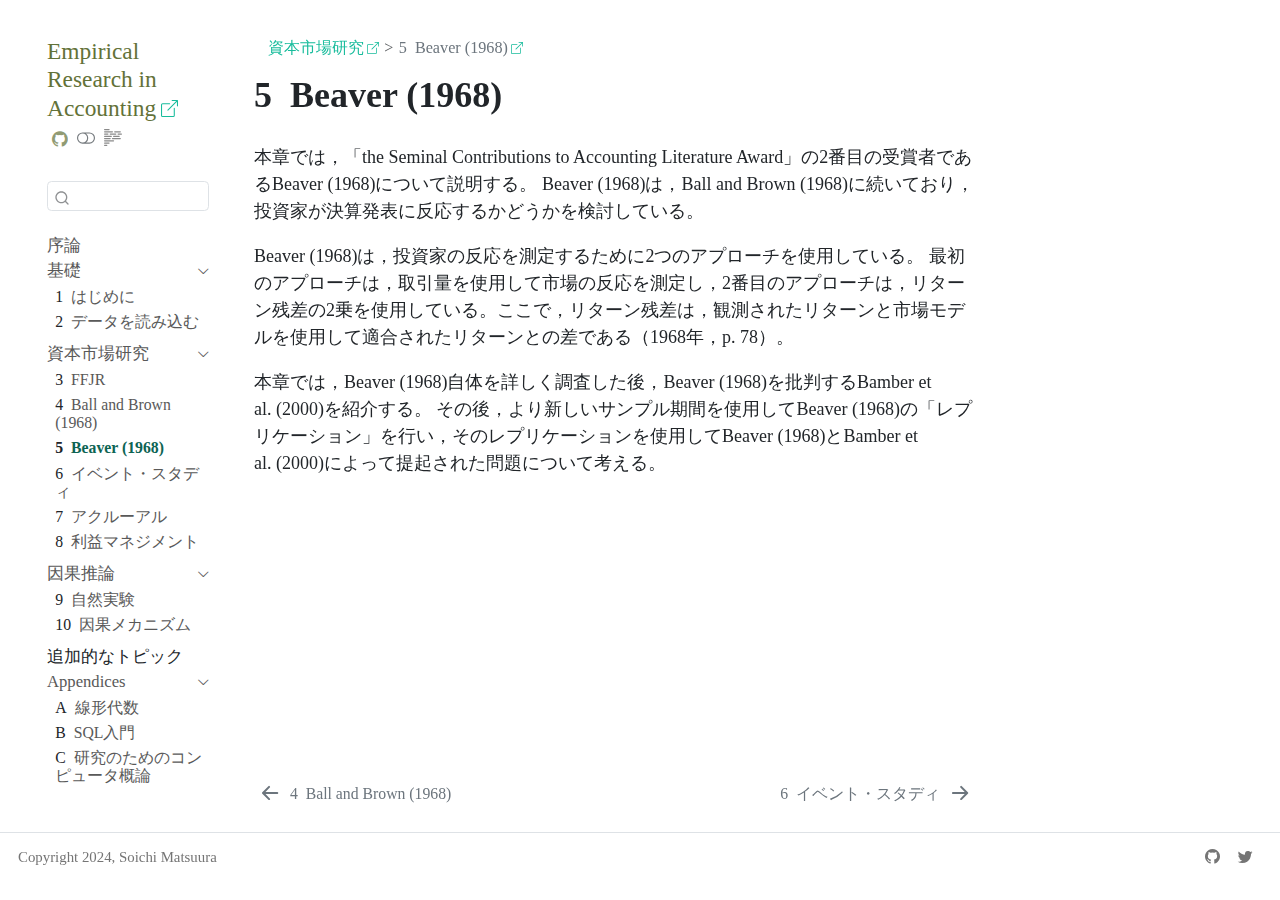
<file: docs/chap12_Beaver1968.html>
<!DOCTYPE html>
<html xmlns="http://www.w3.org/1999/xhtml" lang="en" xml:lang="en"><head>

<meta charset="utf-8">
<meta name="generator" content="quarto-1.6.40">

<meta name="viewport" content="width=device-width, initial-scale=1.0, user-scalable=yes">


<title>5&nbsp; Beaver (1968) – Empirical Research in Accounting</title>
<style>
code{white-space: pre-wrap;}
span.smallcaps{font-variant: small-caps;}
div.columns{display: flex; gap: min(4vw, 1.5em);}
div.column{flex: auto; overflow-x: auto;}
div.hanging-indent{margin-left: 1.5em; text-indent: -1.5em;}
ul.task-list{list-style: none;}
ul.task-list li input[type="checkbox"] {
  width: 0.8em;
  margin: 0 0.8em 0.2em -1em; /* quarto-specific, see https://github.com/quarto-dev/quarto-cli/issues/4556 */ 
  vertical-align: middle;
}
</style>


<script src="site_libs/quarto-nav/quarto-nav.js"></script>
<script src="site_libs/quarto-nav/headroom.min.js"></script>
<script src="site_libs/clipboard/clipboard.min.js"></script>
<script src="site_libs/quarto-search/autocomplete.umd.js"></script>
<script src="site_libs/quarto-search/fuse.min.js"></script>
<script src="site_libs/quarto-search/quarto-search.js"></script>
<meta name="quarto:offset" content="./">
<link href="./chap13_Event.html" rel="next">
<link href="./chap11_BB1968.html" rel="prev">
<link href="./img/favicon.ico" rel="icon">
<script src="site_libs/quarto-html/quarto.js"></script>
<script src="site_libs/quarto-html/popper.min.js"></script>
<script src="site_libs/quarto-html/tippy.umd.min.js"></script>
<script src="site_libs/quarto-html/anchor.min.js"></script>
<link href="site_libs/quarto-html/tippy.css" rel="stylesheet">
<link href="site_libs/quarto-html/quarto-syntax-highlighting-1092c56c6cadf2eb47b1bc8063ab382a.css" rel="stylesheet" class="quarto-color-scheme" id="quarto-text-highlighting-styles">
<link href="site_libs/quarto-html/quarto-syntax-highlighting-dark-1092c56c6cadf2eb47b1bc8063ab382a.css" rel="prefetch" class="quarto-color-scheme quarto-color-alternate" id="quarto-text-highlighting-styles">
<script src="site_libs/bootstrap/bootstrap.min.js"></script>
<link href="site_libs/bootstrap/bootstrap-icons.css" rel="stylesheet">
<link href="site_libs/bootstrap/bootstrap-c58e7bee4ee1a6584ec9d1fc0e841892.min.css" rel="stylesheet" append-hash="true" class="quarto-color-scheme" id="quarto-bootstrap" data-mode="light">
<link href="site_libs/bootstrap/bootstrap-dark-2e8bc3580cc84ea2920b26bb0544913d.min.css" rel="prefetch" append-hash="true" class="quarto-color-scheme quarto-color-alternate" id="quarto-bootstrap" data-mode="dark">
<script id="quarto-search-options" type="application/json">{
  "location": "sidebar",
  "copy-button": false,
  "collapse-after": 3,
  "panel-placement": "start",
  "type": "textbox",
  "limit": 50,
  "keyboard-shortcut": [
    "f",
    "/",
    "s"
  ],
  "show-item-context": false,
  "language": {
    "search-no-results-text": "No results",
    "search-matching-documents-text": "matching documents",
    "search-copy-link-title": "Copy link to search",
    "search-hide-matches-text": "Hide additional matches",
    "search-more-match-text": "more match in this document",
    "search-more-matches-text": "more matches in this document",
    "search-clear-button-title": "Clear",
    "search-text-placeholder": "",
    "search-detached-cancel-button-title": "Cancel",
    "search-submit-button-title": "Submit",
    "search-label": "Search"
  }
}</script>


<meta name="twitter:title" content="5&nbsp; Beaver (1968) – Empirical Research in Accounting">
<meta name="twitter:description" content="">
<meta name="twitter:card" content="summary">
</head>

<body class="nav-sidebar floating">

<div id="quarto-search-results"></div>
  <header id="quarto-header" class="headroom fixed-top">
  <nav class="quarto-secondary-nav">
    <div class="container-fluid d-flex">
      <button type="button" class="quarto-btn-toggle btn" data-bs-toggle="collapse" role="button" data-bs-target=".quarto-sidebar-collapse-item" aria-controls="quarto-sidebar" aria-expanded="false" aria-label="Toggle sidebar navigation" onclick="if (window.quartoToggleHeadroom) { window.quartoToggleHeadroom(); }">
        <i class="bi bi-layout-text-sidebar-reverse"></i>
      </button>
        <nav class="quarto-page-breadcrumbs" aria-label="breadcrumb"><ol class="breadcrumb"><li class="breadcrumb-item"><a href="./chap10_FFJR.html">資本市場研究</a></li><li class="breadcrumb-item"><a href="./chap12_Beaver1968.html"><span class="chapter-number">5</span>&nbsp; <span class="chapter-title">Beaver (1968)</span></a></li></ol></nav>
        <a class="flex-grow-1" role="navigation" data-bs-toggle="collapse" data-bs-target=".quarto-sidebar-collapse-item" aria-controls="quarto-sidebar" aria-expanded="false" aria-label="Toggle sidebar navigation" onclick="if (window.quartoToggleHeadroom) { window.quartoToggleHeadroom(); }">      
        </a>
      <button type="button" class="btn quarto-search-button" aria-label="Search" onclick="window.quartoOpenSearch();">
        <i class="bi bi-search"></i>
      </button>
    </div>
  </nav>
</header>
<!-- content -->
<div id="quarto-content" class="quarto-container page-columns page-rows-contents page-layout-article">
<!-- sidebar -->
  <nav id="quarto-sidebar" class="sidebar collapse collapse-horizontal quarto-sidebar-collapse-item sidebar-navigation floating overflow-auto">
    <div class="pt-lg-2 mt-2 text-left sidebar-header">
    <div class="sidebar-title mb-0 py-0">
      <a href="./">Empirical Research in Accounting</a> 
        <div class="sidebar-tools-main tools-wide">
    <a href="https://github.com/ma2ura/ER4A/" title="Source Code" class="quarto-navigation-tool px-1" aria-label="Source Code"><i class="bi bi-github"></i></a>
  <a href="" class="quarto-color-scheme-toggle quarto-navigation-tool  px-1" onclick="window.quartoToggleColorScheme(); return false;" title="Toggle dark mode"><i class="bi"></i></a>
  <a href="" class="quarto-reader-toggle quarto-navigation-tool px-1" onclick="window.quartoToggleReader(); return false;" title="Toggle reader mode">
  <div class="quarto-reader-toggle-btn">
  <i class="bi"></i>
  </div>
</a>
</div>
    </div>
      </div>
        <div class="mt-2 flex-shrink-0 align-items-center">
        <div class="sidebar-search">
        <div id="quarto-search" class="" title="Search"></div>
        </div>
        </div>
    <div class="sidebar-menu-container"> 
    <ul class="list-unstyled mt-1">
        <li class="sidebar-item">
  <div class="sidebar-item-container"> 
  <a href="./index.html" class="sidebar-item-text sidebar-link">
 <span class="menu-text">序論</span></a>
  </div>
</li>
        <li class="sidebar-item sidebar-item-section">
      <div class="sidebar-item-container"> 
            <a class="sidebar-item-text sidebar-link text-start" data-bs-toggle="collapse" data-bs-target="#quarto-sidebar-section-1" role="navigation" aria-expanded="true">
 <span class="menu-text">基礎</span></a>
          <a class="sidebar-item-toggle text-start" data-bs-toggle="collapse" data-bs-target="#quarto-sidebar-section-1" role="navigation" aria-expanded="true" aria-label="Toggle section">
            <i class="bi bi-chevron-right ms-2"></i>
          </a> 
      </div>
      <ul id="quarto-sidebar-section-1" class="collapse list-unstyled sidebar-section depth1 show">  
          <li class="sidebar-item">
  <div class="sidebar-item-container"> 
  <a href="./chap01_Introduction.html" class="sidebar-item-text sidebar-link">
 <span class="menu-text"><span class="chapter-number">1</span>&nbsp; <span class="chapter-title">はじめに</span></span></a>
  </div>
</li>
          <li class="sidebar-item">
  <div class="sidebar-item-container"> 
  <a href="./chap09_import.html" class="sidebar-item-text sidebar-link">
 <span class="menu-text"><span class="chapter-number">2</span>&nbsp; <span class="chapter-title">データを読み込む</span></span></a>
  </div>
</li>
      </ul>
  </li>
        <li class="sidebar-item sidebar-item-section">
      <div class="sidebar-item-container"> 
            <a class="sidebar-item-text sidebar-link text-start" data-bs-toggle="collapse" data-bs-target="#quarto-sidebar-section-2" role="navigation" aria-expanded="true">
 <span class="menu-text">資本市場研究</span></a>
          <a class="sidebar-item-toggle text-start" data-bs-toggle="collapse" data-bs-target="#quarto-sidebar-section-2" role="navigation" aria-expanded="true" aria-label="Toggle section">
            <i class="bi bi-chevron-right ms-2"></i>
          </a> 
      </div>
      <ul id="quarto-sidebar-section-2" class="collapse list-unstyled sidebar-section depth1 show">  
          <li class="sidebar-item">
  <div class="sidebar-item-container"> 
  <a href="./chap10_FFJR.html" class="sidebar-item-text sidebar-link">
 <span class="menu-text"><span class="chapter-number">3</span>&nbsp; <span class="chapter-title">FFJR</span></span></a>
  </div>
</li>
          <li class="sidebar-item">
  <div class="sidebar-item-container"> 
  <a href="./chap11_BB1968.html" class="sidebar-item-text sidebar-link">
 <span class="menu-text"><span class="chapter-number">4</span>&nbsp; <span class="chapter-title">Ball and Brown (1968)</span></span></a>
  </div>
</li>
          <li class="sidebar-item">
  <div class="sidebar-item-container"> 
  <a href="./chap12_Beaver1968.html" class="sidebar-item-text sidebar-link active">
 <span class="menu-text"><span class="chapter-number">5</span>&nbsp; <span class="chapter-title">Beaver (1968)</span></span></a>
  </div>
</li>
          <li class="sidebar-item">
  <div class="sidebar-item-container"> 
  <a href="./chap13_Event.html" class="sidebar-item-text sidebar-link">
 <span class="menu-text"><span class="chapter-number">6</span>&nbsp; <span class="chapter-title">イベント・スタディ</span></span></a>
  </div>
</li>
          <li class="sidebar-item">
  <div class="sidebar-item-container"> 
  <a href="./chap15_accruals.html" class="sidebar-item-text sidebar-link">
 <span class="menu-text"><span class="chapter-number">7</span>&nbsp; <span class="chapter-title">アクルーアル</span></span></a>
  </div>
</li>
          <li class="sidebar-item">
  <div class="sidebar-item-container"> 
  <a href="./chap16_em.html" class="sidebar-item-text sidebar-link">
 <span class="menu-text"><span class="chapter-number">8</span>&nbsp; <span class="chapter-title">利益マネジメント</span></span></a>
  </div>
</li>
      </ul>
  </li>
        <li class="sidebar-item sidebar-item-section">
      <div class="sidebar-item-container"> 
            <a class="sidebar-item-text sidebar-link text-start" data-bs-toggle="collapse" data-bs-target="#quarto-sidebar-section-3" role="navigation" aria-expanded="true">
 <span class="menu-text">因果推論</span></a>
          <a class="sidebar-item-toggle text-start" data-bs-toggle="collapse" data-bs-target="#quarto-sidebar-section-3" role="navigation" aria-expanded="true" aria-label="Toggle section">
            <i class="bi bi-chevron-right ms-2"></i>
          </a> 
      </div>
      <ul id="quarto-sidebar-section-3" class="collapse list-unstyled sidebar-section depth1 show">  
          <li class="sidebar-item">
  <div class="sidebar-item-container"> 
  <a href="./chap17_Natural.html" class="sidebar-item-text sidebar-link">
 <span class="menu-text"><span class="chapter-number">9</span>&nbsp; <span class="chapter-title">自然実験</span></span></a>
  </div>
</li>
          <li class="sidebar-item">
  <div class="sidebar-item-container"> 
  <a href="./chap18_Causal_mechanisms.html" class="sidebar-item-text sidebar-link">
 <span class="menu-text"><span class="chapter-number">10</span>&nbsp; <span class="chapter-title">因果メカニズム</span></span></a>
  </div>
</li>
      </ul>
  </li>
        <li class="sidebar-item sidebar-item-section">
      <span class="sidebar-item-text sidebar-link text-start">
 <span class="menu-text">追加的なトピック</span></span>
  </li>
        <li class="sidebar-item sidebar-item-section">
      <div class="sidebar-item-container"> 
            <a class="sidebar-item-text sidebar-link text-start" data-bs-toggle="collapse" data-bs-target="#quarto-sidebar-section-5" role="navigation" aria-expanded="true">
 <span class="menu-text">Appendices</span></a>
          <a class="sidebar-item-toggle text-start" data-bs-toggle="collapse" data-bs-target="#quarto-sidebar-section-5" role="navigation" aria-expanded="true" aria-label="Toggle section">
            <i class="bi bi-chevron-right ms-2"></i>
          </a> 
      </div>
      <ul id="quarto-sidebar-section-5" class="collapse list-unstyled sidebar-section depth1 show">  
          <li class="sidebar-item">
  <div class="sidebar-item-container"> 
  <a href="./appA_LinearAlgebra.html" class="sidebar-item-text sidebar-link">
 <span class="menu-text"><span class="chapter-number">A</span>&nbsp; <span class="chapter-title">線形代数</span></span></a>
  </div>
</li>
          <li class="sidebar-item">
  <div class="sidebar-item-container"> 
  <a href="./appB_SQL.html" class="sidebar-item-text sidebar-link">
 <span class="menu-text"><span class="chapter-number">B</span>&nbsp; <span class="chapter-title">SQL入門</span></span></a>
  </div>
</li>
          <li class="sidebar-item">
  <div class="sidebar-item-container"> 
  <a href="./appC_Computing.html" class="sidebar-item-text sidebar-link">
 <span class="menu-text"><span class="chapter-number">C</span>&nbsp; <span class="chapter-title">研究のためのコンピュータ概論</span></span></a>
  </div>
</li>
      </ul>
  </li>
    </ul>
    </div>
</nav>
<div id="quarto-sidebar-glass" class="quarto-sidebar-collapse-item" data-bs-toggle="collapse" data-bs-target=".quarto-sidebar-collapse-item"></div>
<!-- margin-sidebar -->
    <div id="quarto-margin-sidebar" class="sidebar margin-sidebar zindex-bottom">
        
    </div>
<!-- main -->
<main class="content" id="quarto-document-content">

<header id="title-block-header" class="quarto-title-block default"><nav class="quarto-page-breadcrumbs quarto-title-breadcrumbs d-none d-lg-block" aria-label="breadcrumb"><ol class="breadcrumb"><li class="breadcrumb-item"><a href="./chap10_FFJR.html">資本市場研究</a></li><li class="breadcrumb-item"><a href="./chap12_Beaver1968.html"><span class="chapter-number">5</span>&nbsp; <span class="chapter-title">Beaver (1968)</span></a></li></ol></nav>
<div class="quarto-title">
<h1 class="title"><span class="chapter-number">5</span>&nbsp; <span class="chapter-title">Beaver (1968)</span></h1>
</div>



<div class="quarto-title-meta">

    
  
    
  </div>
  


</header>


<!-- In this chapter, we cover Beaver (1968), the second winner of the Seminal Contributions to Accounting Literature Award.1  -->
<p>本章では，「the Seminal Contributions to Accounting Literature Award」の2番目の受賞者であるBeaver (1968)について説明する。 <!-- Beaver (1968) followed Ball and Brown (1968) and examines whether investors appear to react to earnings announcements. --> Beaver (1968)は，Ball and Brown (1968)に続いており，投資家が決算発表に反応するかどうかを検討している。</p>
<!-- Beaver (1968) uses two approaches to measure investor reaction.  -->
<p>Beaver (1968)は，投資家の反応を測定するために2つのアプローチを使用している。 <!-- The first approach measures market reaction using trading volume and the second uses the squared return residuals, where return residuals are the difference between observed returns and fitted returns using a market model (1968, p. 78). --> 最初のアプローチは，取引量を使用して市場の反応を測定し，2番目のアプローチは，リターン残差の2乗を使用している。ここで，リターン残差は，観測されたリターンと市場モデルを使用して適合されたリターンとの差である（1968年，p.&nbsp;78）。</p>
<!-- In this chapter, we start with a close study of Beaver (1968) itself before introducing Bamber et al.(2000), which provides a critique of Beaver (1968). -->
<p>本章では，Beaver (1968)自体を詳しく調査した後，Beaver (1968)を批判するBamber et al.&nbsp;(2000)を紹介する。 <!-- We then conduct a “replication” of Beaver (1968) using a more recent sample period and use that replication to think about Beaver (1968) and the issues raised by Bamber et al. (2000). --> その後，より新しいサンプル期間を使用してBeaver (1968)の「レプリケーション」を行い，そのレプリケーションを使用してBeaver (1968)とBamber et al.&nbsp;(2000)によって提起された問題について考える。</p>



</main> <!-- /main -->
<script id="quarto-html-after-body" type="application/javascript">
window.document.addEventListener("DOMContentLoaded", function (event) {
  const toggleBodyColorMode = (bsSheetEl) => {
    const mode = bsSheetEl.getAttribute("data-mode");
    const bodyEl = window.document.querySelector("body");
    if (mode === "dark") {
      bodyEl.classList.add("quarto-dark");
      bodyEl.classList.remove("quarto-light");
    } else {
      bodyEl.classList.add("quarto-light");
      bodyEl.classList.remove("quarto-dark");
    }
  }
  const toggleBodyColorPrimary = () => {
    const bsSheetEl = window.document.querySelector("link#quarto-bootstrap");
    if (bsSheetEl) {
      toggleBodyColorMode(bsSheetEl);
    }
  }
  toggleBodyColorPrimary();  
  const disableStylesheet = (stylesheets) => {
    for (let i=0; i < stylesheets.length; i++) {
      const stylesheet = stylesheets[i];
      stylesheet.rel = 'prefetch';
    }
  }
  const enableStylesheet = (stylesheets) => {
    for (let i=0; i < stylesheets.length; i++) {
      const stylesheet = stylesheets[i];
      stylesheet.rel = 'stylesheet';
    }
  }
  const manageTransitions = (selector, allowTransitions) => {
    const els = window.document.querySelectorAll(selector);
    for (let i=0; i < els.length; i++) {
      const el = els[i];
      if (allowTransitions) {
        el.classList.remove('notransition');
      } else {
        el.classList.add('notransition');
      }
    }
  }
  const toggleGiscusIfUsed = (isAlternate, darkModeDefault) => {
    const baseTheme = document.querySelector('#giscus-base-theme')?.value ?? 'light';
    const alternateTheme = document.querySelector('#giscus-alt-theme')?.value ?? 'dark';
    let newTheme = '';
    if(darkModeDefault) {
      newTheme = isAlternate ? baseTheme : alternateTheme;
    } else {
      newTheme = isAlternate ? alternateTheme : baseTheme;
    }
    const changeGiscusTheme = () => {
      // From: https://github.com/giscus/giscus/issues/336
      const sendMessage = (message) => {
        const iframe = document.querySelector('iframe.giscus-frame');
        if (!iframe) return;
        iframe.contentWindow.postMessage({ giscus: message }, 'https://giscus.app');
      }
      sendMessage({
        setConfig: {
          theme: newTheme
        }
      });
    }
    const isGiscussLoaded = window.document.querySelector('iframe.giscus-frame') !== null;
    if (isGiscussLoaded) {
      changeGiscusTheme();
    }
  }
  const toggleColorMode = (alternate) => {
    // Switch the stylesheets
    const alternateStylesheets = window.document.querySelectorAll('link.quarto-color-scheme.quarto-color-alternate');
    manageTransitions('#quarto-margin-sidebar .nav-link', false);
    if (alternate) {
      enableStylesheet(alternateStylesheets);
      for (const sheetNode of alternateStylesheets) {
        if (sheetNode.id === "quarto-bootstrap") {
          toggleBodyColorMode(sheetNode);
        }
      }
    } else {
      disableStylesheet(alternateStylesheets);
      toggleBodyColorPrimary();
    }
    manageTransitions('#quarto-margin-sidebar .nav-link', true);
    // Switch the toggles
    const toggles = window.document.querySelectorAll('.quarto-color-scheme-toggle');
    for (let i=0; i < toggles.length; i++) {
      const toggle = toggles[i];
      if (toggle) {
        if (alternate) {
          toggle.classList.add("alternate");     
        } else {
          toggle.classList.remove("alternate");
        }
      }
    }
    // Hack to workaround the fact that safari doesn't
    // properly recolor the scrollbar when toggling (#1455)
    if (navigator.userAgent.indexOf('Safari') > 0 && navigator.userAgent.indexOf('Chrome') == -1) {
      manageTransitions("body", false);
      window.scrollTo(0, 1);
      setTimeout(() => {
        window.scrollTo(0, 0);
        manageTransitions("body", true);
      }, 40);  
    }
  }
  const isFileUrl = () => { 
    return window.location.protocol === 'file:';
  }
  const hasAlternateSentinel = () => {  
    let styleSentinel = getColorSchemeSentinel();
    if (styleSentinel !== null) {
      return styleSentinel === "alternate";
    } else {
      return false;
    }
  }
  const setStyleSentinel = (alternate) => {
    const value = alternate ? "alternate" : "default";
    if (!isFileUrl()) {
      window.localStorage.setItem("quarto-color-scheme", value);
    } else {
      localAlternateSentinel = value;
    }
  }
  const getColorSchemeSentinel = () => {
    if (!isFileUrl()) {
      const storageValue = window.localStorage.getItem("quarto-color-scheme");
      return storageValue != null ? storageValue : localAlternateSentinel;
    } else {
      return localAlternateSentinel;
    }
  }
  const darkModeDefault = false;
  let localAlternateSentinel = darkModeDefault ? 'alternate' : 'default';
  // Dark / light mode switch
  window.quartoToggleColorScheme = () => {
    // Read the current dark / light value 
    let toAlternate = !hasAlternateSentinel();
    toggleColorMode(toAlternate);
    setStyleSentinel(toAlternate);
    toggleGiscusIfUsed(toAlternate, darkModeDefault);
  };
  // Ensure there is a toggle, if there isn't float one in the top right
  if (window.document.querySelector('.quarto-color-scheme-toggle') === null) {
    const a = window.document.createElement('a');
    a.classList.add('top-right');
    a.classList.add('quarto-color-scheme-toggle');
    a.href = "";
    a.onclick = function() { try { window.quartoToggleColorScheme(); } catch {} return false; };
    const i = window.document.createElement("i");
    i.classList.add('bi');
    a.appendChild(i);
    window.document.body.appendChild(a);
  }
  // Switch to dark mode if need be
  if (hasAlternateSentinel()) {
    toggleColorMode(true);
  } else {
    toggleColorMode(false);
  }
  const icon = "";
  const anchorJS = new window.AnchorJS();
  anchorJS.options = {
    placement: 'right',
    icon: icon
  };
  anchorJS.add('.anchored');
  const isCodeAnnotation = (el) => {
    for (const clz of el.classList) {
      if (clz.startsWith('code-annotation-')) {                     
        return true;
      }
    }
    return false;
  }
  const onCopySuccess = function(e) {
    // button target
    const button = e.trigger;
    // don't keep focus
    button.blur();
    // flash "checked"
    button.classList.add('code-copy-button-checked');
    var currentTitle = button.getAttribute("title");
    button.setAttribute("title", "Copied!");
    let tooltip;
    if (window.bootstrap) {
      button.setAttribute("data-bs-toggle", "tooltip");
      button.setAttribute("data-bs-placement", "left");
      button.setAttribute("data-bs-title", "Copied!");
      tooltip = new bootstrap.Tooltip(button, 
        { trigger: "manual", 
          customClass: "code-copy-button-tooltip",
          offset: [0, -8]});
      tooltip.show();    
    }
    setTimeout(function() {
      if (tooltip) {
        tooltip.hide();
        button.removeAttribute("data-bs-title");
        button.removeAttribute("data-bs-toggle");
        button.removeAttribute("data-bs-placement");
      }
      button.setAttribute("title", currentTitle);
      button.classList.remove('code-copy-button-checked');
    }, 1000);
    // clear code selection
    e.clearSelection();
  }
  const getTextToCopy = function(trigger) {
      const codeEl = trigger.previousElementSibling.cloneNode(true);
      for (const childEl of codeEl.children) {
        if (isCodeAnnotation(childEl)) {
          childEl.remove();
        }
      }
      return codeEl.innerText;
  }
  const clipboard = new window.ClipboardJS('.code-copy-button:not([data-in-quarto-modal])', {
    text: getTextToCopy
  });
  clipboard.on('success', onCopySuccess);
  if (window.document.getElementById('quarto-embedded-source-code-modal')) {
    const clipboardModal = new window.ClipboardJS('.code-copy-button[data-in-quarto-modal]', {
      text: getTextToCopy,
      container: window.document.getElementById('quarto-embedded-source-code-modal')
    });
    clipboardModal.on('success', onCopySuccess);
  }
    var localhostRegex = new RegExp(/^(?:http|https):\/\/localhost\:?[0-9]*\//);
    var mailtoRegex = new RegExp(/^mailto:/);
      var filterRegex = new RegExp("https:\/\/so-ichi\.com");
    var isInternal = (href) => {
        return filterRegex.test(href) || localhostRegex.test(href) || mailtoRegex.test(href);
    }
    // Inspect non-navigation links and adorn them if external
 	var links = window.document.querySelectorAll('a[href]:not(.nav-link):not(.navbar-brand):not(.toc-action):not(.sidebar-link):not(.sidebar-item-toggle):not(.pagination-link):not(.no-external):not([aria-hidden]):not(.dropdown-item):not(.quarto-navigation-tool):not(.about-link)');
    for (var i=0; i<links.length; i++) {
      const link = links[i];
      if (!isInternal(link.href)) {
        // undo the damage that might have been done by quarto-nav.js in the case of
        // links that we want to consider external
        if (link.dataset.originalHref !== undefined) {
          link.href = link.dataset.originalHref;
        }
          // default icon
          link.classList.add("external");
      }
    }
  function tippyHover(el, contentFn, onTriggerFn, onUntriggerFn) {
    const config = {
      allowHTML: true,
      maxWidth: 500,
      delay: 100,
      arrow: false,
      appendTo: function(el) {
          return el.parentElement;
      },
      interactive: true,
      interactiveBorder: 10,
      theme: 'quarto',
      placement: 'bottom-start',
    };
    if (contentFn) {
      config.content = contentFn;
    }
    if (onTriggerFn) {
      config.onTrigger = onTriggerFn;
    }
    if (onUntriggerFn) {
      config.onUntrigger = onUntriggerFn;
    }
    window.tippy(el, config); 
  }
  const noterefs = window.document.querySelectorAll('a[role="doc-noteref"]');
  for (var i=0; i<noterefs.length; i++) {
    const ref = noterefs[i];
    tippyHover(ref, function() {
      // use id or data attribute instead here
      let href = ref.getAttribute('data-footnote-href') || ref.getAttribute('href');
      try { href = new URL(href).hash; } catch {}
      const id = href.replace(/^#\/?/, "");
      const note = window.document.getElementById(id);
      if (note) {
        return note.innerHTML;
      } else {
        return "";
      }
    });
  }
  const xrefs = window.document.querySelectorAll('a.quarto-xref');
  const processXRef = (id, note) => {
    // Strip column container classes
    const stripColumnClz = (el) => {
      el.classList.remove("page-full", "page-columns");
      if (el.children) {
        for (const child of el.children) {
          stripColumnClz(child);
        }
      }
    }
    stripColumnClz(note)
    if (id === null || id.startsWith('sec-')) {
      // Special case sections, only their first couple elements
      const container = document.createElement("div");
      if (note.children && note.children.length > 2) {
        container.appendChild(note.children[0].cloneNode(true));
        for (let i = 1; i < note.children.length; i++) {
          const child = note.children[i];
          if (child.tagName === "P" && child.innerText === "") {
            continue;
          } else {
            container.appendChild(child.cloneNode(true));
            break;
          }
        }
        if (window.Quarto?.typesetMath) {
          window.Quarto.typesetMath(container);
        }
        return container.innerHTML
      } else {
        if (window.Quarto?.typesetMath) {
          window.Quarto.typesetMath(note);
        }
        return note.innerHTML;
      }
    } else {
      // Remove any anchor links if they are present
      const anchorLink = note.querySelector('a.anchorjs-link');
      if (anchorLink) {
        anchorLink.remove();
      }
      if (window.Quarto?.typesetMath) {
        window.Quarto.typesetMath(note);
      }
      if (note.classList.contains("callout")) {
        return note.outerHTML;
      } else {
        return note.innerHTML;
      }
    }
  }
  for (var i=0; i<xrefs.length; i++) {
    const xref = xrefs[i];
    tippyHover(xref, undefined, function(instance) {
      instance.disable();
      let url = xref.getAttribute('href');
      let hash = undefined; 
      if (url.startsWith('#')) {
        hash = url;
      } else {
        try { hash = new URL(url).hash; } catch {}
      }
      if (hash) {
        const id = hash.replace(/^#\/?/, "");
        const note = window.document.getElementById(id);
        if (note !== null) {
          try {
            const html = processXRef(id, note.cloneNode(true));
            instance.setContent(html);
          } finally {
            instance.enable();
            instance.show();
          }
        } else {
          // See if we can fetch this
          fetch(url.split('#')[0])
          .then(res => res.text())
          .then(html => {
            const parser = new DOMParser();
            const htmlDoc = parser.parseFromString(html, "text/html");
            const note = htmlDoc.getElementById(id);
            if (note !== null) {
              const html = processXRef(id, note);
              instance.setContent(html);
            } 
          }).finally(() => {
            instance.enable();
            instance.show();
          });
        }
      } else {
        // See if we can fetch a full url (with no hash to target)
        // This is a special case and we should probably do some content thinning / targeting
        fetch(url)
        .then(res => res.text())
        .then(html => {
          const parser = new DOMParser();
          const htmlDoc = parser.parseFromString(html, "text/html");
          const note = htmlDoc.querySelector('main.content');
          if (note !== null) {
            // This should only happen for chapter cross references
            // (since there is no id in the URL)
            // remove the first header
            if (note.children.length > 0 && note.children[0].tagName === "HEADER") {
              note.children[0].remove();
            }
            const html = processXRef(null, note);
            instance.setContent(html);
          } 
        }).finally(() => {
          instance.enable();
          instance.show();
        });
      }
    }, function(instance) {
    });
  }
      let selectedAnnoteEl;
      const selectorForAnnotation = ( cell, annotation) => {
        let cellAttr = 'data-code-cell="' + cell + '"';
        let lineAttr = 'data-code-annotation="' +  annotation + '"';
        const selector = 'span[' + cellAttr + '][' + lineAttr + ']';
        return selector;
      }
      const selectCodeLines = (annoteEl) => {
        const doc = window.document;
        const targetCell = annoteEl.getAttribute("data-target-cell");
        const targetAnnotation = annoteEl.getAttribute("data-target-annotation");
        const annoteSpan = window.document.querySelector(selectorForAnnotation(targetCell, targetAnnotation));
        const lines = annoteSpan.getAttribute("data-code-lines").split(",");
        const lineIds = lines.map((line) => {
          return targetCell + "-" + line;
        })
        let top = null;
        let height = null;
        let parent = null;
        if (lineIds.length > 0) {
            //compute the position of the single el (top and bottom and make a div)
            const el = window.document.getElementById(lineIds[0]);
            top = el.offsetTop;
            height = el.offsetHeight;
            parent = el.parentElement.parentElement;
          if (lineIds.length > 1) {
            const lastEl = window.document.getElementById(lineIds[lineIds.length - 1]);
            const bottom = lastEl.offsetTop + lastEl.offsetHeight;
            height = bottom - top;
          }
          if (top !== null && height !== null && parent !== null) {
            // cook up a div (if necessary) and position it 
            let div = window.document.getElementById("code-annotation-line-highlight");
            if (div === null) {
              div = window.document.createElement("div");
              div.setAttribute("id", "code-annotation-line-highlight");
              div.style.position = 'absolute';
              parent.appendChild(div);
            }
            div.style.top = top - 2 + "px";
            div.style.height = height + 4 + "px";
            div.style.left = 0;
            let gutterDiv = window.document.getElementById("code-annotation-line-highlight-gutter");
            if (gutterDiv === null) {
              gutterDiv = window.document.createElement("div");
              gutterDiv.setAttribute("id", "code-annotation-line-highlight-gutter");
              gutterDiv.style.position = 'absolute';
              const codeCell = window.document.getElementById(targetCell);
              const gutter = codeCell.querySelector('.code-annotation-gutter');
              gutter.appendChild(gutterDiv);
            }
            gutterDiv.style.top = top - 2 + "px";
            gutterDiv.style.height = height + 4 + "px";
          }
          selectedAnnoteEl = annoteEl;
        }
      };
      const unselectCodeLines = () => {
        const elementsIds = ["code-annotation-line-highlight", "code-annotation-line-highlight-gutter"];
        elementsIds.forEach((elId) => {
          const div = window.document.getElementById(elId);
          if (div) {
            div.remove();
          }
        });
        selectedAnnoteEl = undefined;
      };
        // Handle positioning of the toggle
    window.addEventListener(
      "resize",
      throttle(() => {
        elRect = undefined;
        if (selectedAnnoteEl) {
          selectCodeLines(selectedAnnoteEl);
        }
      }, 10)
    );
    function throttle(fn, ms) {
    let throttle = false;
    let timer;
      return (...args) => {
        if(!throttle) { // first call gets through
            fn.apply(this, args);
            throttle = true;
        } else { // all the others get throttled
            if(timer) clearTimeout(timer); // cancel #2
            timer = setTimeout(() => {
              fn.apply(this, args);
              timer = throttle = false;
            }, ms);
        }
      };
    }
      // Attach click handler to the DT
      const annoteDls = window.document.querySelectorAll('dt[data-target-cell]');
      for (const annoteDlNode of annoteDls) {
        annoteDlNode.addEventListener('click', (event) => {
          const clickedEl = event.target;
          if (clickedEl !== selectedAnnoteEl) {
            unselectCodeLines();
            const activeEl = window.document.querySelector('dt[data-target-cell].code-annotation-active');
            if (activeEl) {
              activeEl.classList.remove('code-annotation-active');
            }
            selectCodeLines(clickedEl);
            clickedEl.classList.add('code-annotation-active');
          } else {
            // Unselect the line
            unselectCodeLines();
            clickedEl.classList.remove('code-annotation-active');
          }
        });
      }
  const findCites = (el) => {
    const parentEl = el.parentElement;
    if (parentEl) {
      const cites = parentEl.dataset.cites;
      if (cites) {
        return {
          el,
          cites: cites.split(' ')
        };
      } else {
        return findCites(el.parentElement)
      }
    } else {
      return undefined;
    }
  };
  var bibliorefs = window.document.querySelectorAll('a[role="doc-biblioref"]');
  for (var i=0; i<bibliorefs.length; i++) {
    const ref = bibliorefs[i];
    const citeInfo = findCites(ref);
    if (citeInfo) {
      tippyHover(citeInfo.el, function() {
        var popup = window.document.createElement('div');
        citeInfo.cites.forEach(function(cite) {
          var citeDiv = window.document.createElement('div');
          citeDiv.classList.add('hanging-indent');
          citeDiv.classList.add('csl-entry');
          var biblioDiv = window.document.getElementById('ref-' + cite);
          if (biblioDiv) {
            citeDiv.innerHTML = biblioDiv.innerHTML;
          }
          popup.appendChild(citeDiv);
        });
        return popup.innerHTML;
      });
    }
  }
});
</script>
<nav class="page-navigation">
  <div class="nav-page nav-page-previous">
      <a href="./chap11_BB1968.html" class="pagination-link" aria-label="Ball and Brown (1968)">
        <i class="bi bi-arrow-left-short"></i> <span class="nav-page-text"><span class="chapter-number">4</span>&nbsp; <span class="chapter-title">Ball and Brown (1968)</span></span>
      </a>          
  </div>
  <div class="nav-page nav-page-next">
      <a href="./chap13_Event.html" class="pagination-link" aria-label="イベント・スタディ">
        <span class="nav-page-text"><span class="chapter-number">6</span>&nbsp; <span class="chapter-title">イベント・スタディ</span></span> <i class="bi bi-arrow-right-short"></i>
      </a>
  </div>
</nav>
</div> <!-- /content -->
<footer class="footer">
  <div class="nav-footer">
    <div class="nav-footer-left">
<p>Copyright 2024, Soichi Matsuura</p>
</div>   
    <div class="nav-footer-center">
      &nbsp;
    </div>
    <div class="nav-footer-right">
      <ul class="footer-items list-unstyled">
    <li class="nav-item compact">
    <a class="nav-link" href="https://github.com/ma2ura">
      <i class="bi bi-github" role="img">
</i> 
    </a>
  </li>  
    <li class="nav-item compact">
    <a class="nav-link" href="https://twitter.com/matsuura_rits">
      <i class="bi bi-twitter" role="img" aria-label="Twitter">
</i> 
    </a>
  </li>  
</ul>
    </div>
  </div>
</footer>




</body></html>
</file>
<file: docs/site_libs/quarto-html/tippy.css>
.tippy-box[data-animation=fade][data-state=hidden]{opacity:0}[data-tippy-root]{max-width:calc(100vw - 10px)}.tippy-box{position:relative;background-color:#333;color:#fff;border-radius:4px;font-size:14px;line-height:1.4;white-space:normal;outline:0;transition-property:transform,visibility,opacity}.tippy-box[data-placement^=top]>.tippy-arrow{bottom:0}.tippy-box[data-placement^=top]>.tippy-arrow:before{bottom:-7px;left:0;border-width:8px 8px 0;border-top-color:initial;transform-origin:center top}.tippy-box[data-placement^=bottom]>.tippy-arrow{top:0}.tippy-box[data-placement^=bottom]>.tippy-arrow:before{top:-7px;left:0;border-width:0 8px 8px;border-bottom-color:initial;transform-origin:center bottom}.tippy-box[data-placement^=left]>.tippy-arrow{right:0}.tippy-box[data-placement^=left]>.tippy-arrow:before{border-width:8px 0 8px 8px;border-left-color:initial;right:-7px;transform-origin:center left}.tippy-box[data-placement^=right]>.tippy-arrow{left:0}.tippy-box[data-placement^=right]>.tippy-arrow:before{left:-7px;border-width:8px 8px 8px 0;border-right-color:initial;transform-origin:center right}.tippy-box[data-inertia][data-state=visible]{transition-timing-function:cubic-bezier(.54,1.5,.38,1.11)}.tippy-arrow{width:16px;height:16px;color:#333}.tippy-arrow:before{content:"";position:absolute;border-color:transparent;border-style:solid}.tippy-content{position:relative;padding:5px 9px;z-index:1}
</file>
<file: docs/site_libs/quarto-html/quarto-syntax-highlighting-1092c56c6cadf2eb47b1bc8063ab382a.css>
/* quarto syntax highlight colors */
:root {
  --quarto-hl-al-color: #ff0000;
  --quarto-hl-an-color: #60a0b0;
  --quarto-hl-at-color: #7d9029;
  --quarto-hl-bn-color: #40a070;
  --quarto-hl-bu-color: #008000;
  --quarto-hl-ch-color: #4070a0;
  --quarto-hl-co-color: #60a0b0;
  --quarto-hl-cv-color: #60a0b0;
  --quarto-hl-cn-color: #880000;
  --quarto-hl-cf-color: #007020;
  --quarto-hl-dt-color: #902000;
  --quarto-hl-dv-color: #40a070;
  --quarto-hl-do-color: #ba2121;
  --quarto-hl-er-color: #ff0000;
  --quarto-hl-ex-color: inherit;
  --quarto-hl-fl-color: #40a070;
  --quarto-hl-fu-color: #06287e;
  --quarto-hl-im-color: #008000;
  --quarto-hl-in-color: #60a0b0;
  --quarto-hl-kw-color: #007020;
  --quarto-hl-op-color: #666666;
  --quarto-hl-ot-color: #007020;
  --quarto-hl-pp-color: #bc7a00;
  --quarto-hl-sc-color: #4070a0;
  --quarto-hl-ss-color: #bb6688;
  --quarto-hl-st-color: #4070a0;
  --quarto-hl-va-color: #19177c;
  --quarto-hl-vs-color: #4070a0;
  --quarto-hl-wa-color: #60a0b0;
}

/* other quarto variables */
:root {
  --quarto-font-monospace: SFMono-Regular, Menlo, Monaco, Consolas, "Liberation Mono", "Courier New", monospace;
}

code span.al {
  color: #ff0000;
  font-weight: bold;
  font-style: inherit;
}

code span.an {
  color: #60a0b0;
  font-weight: bold;
  font-style: italic;
}

code span.at {
  color: #7d9029;
  font-style: inherit;
}

code span.bn {
  color: #40a070;
  font-style: inherit;
}

code span.bu {
  color: #008000;
  font-style: inherit;
}

code span.ch {
  color: #4070a0;
  font-style: inherit;
}

code span.co {
  color: #60a0b0;
  font-style: italic;
}

code span.cv {
  color: #60a0b0;
  font-weight: bold;
  font-style: italic;
}

code span.cn {
  color: #880000;
  font-style: inherit;
}

code span.cf {
  color: #007020;
  font-weight: bold;
  font-style: inherit;
}

code span.dt {
  color: #902000;
  font-style: inherit;
}

code span.dv {
  color: #40a070;
  font-style: inherit;
}

code span.do {
  color: #ba2121;
  font-style: italic;
}

code span.er {
  color: #ff0000;
  font-weight: bold;
  font-style: inherit;
}

code span.ex {
  font-style: inherit;
}

code span.fl {
  color: #40a070;
  font-style: inherit;
}

code span.fu {
  color: #06287e;
  font-style: inherit;
}

code span.im {
  color: #008000;
  font-weight: bold;
  font-style: inherit;
}

code span.in {
  color: #60a0b0;
  font-weight: bold;
  font-style: italic;
}

code span.kw {
  color: #007020;
  font-weight: bold;
  font-style: inherit;
}

code span.op {
  color: #666666;
  font-style: inherit;
}

code span.ot {
  color: #007020;
  font-style: inherit;
}

code span.pp {
  color: #bc7a00;
  font-style: inherit;
}

code span.sc {
  color: #4070a0;
  font-style: inherit;
}

code span.ss {
  color: #bb6688;
  font-style: inherit;
}

code span.st {
  color: #4070a0;
  font-style: inherit;
}

code span.va {
  color: #19177c;
  font-style: inherit;
}

code span.vs {
  color: #4070a0;
  font-style: inherit;
}

code span.wa {
  color: #60a0b0;
  font-weight: bold;
  font-style: italic;
}

.prevent-inlining {
  content: "</";
}

/*# sourceMappingURL=23e3391534847a47009e03cf62d20d5c.css.map */
</file>
<file: docs/site_libs/quarto-html/quarto-syntax-highlighting-dark-1092c56c6cadf2eb47b1bc8063ab382a.css>
/* quarto syntax highlight colors */
:root {
  --quarto-hl-al-color: #ff0000;
  --quarto-hl-an-color: #60a0b0;
  --quarto-hl-at-color: #7d9029;
  --quarto-hl-bn-color: #40a070;
  --quarto-hl-bu-color: #008000;
  --quarto-hl-ch-color: #4070a0;
  --quarto-hl-co-color: #60a0b0;
  --quarto-hl-cv-color: #60a0b0;
  --quarto-hl-cn-color: #880000;
  --quarto-hl-cf-color: #007020;
  --quarto-hl-dt-color: #902000;
  --quarto-hl-dv-color: #40a070;
  --quarto-hl-do-color: #ba2121;
  --quarto-hl-er-color: #ff0000;
  --quarto-hl-ex-color: inherit;
  --quarto-hl-fl-color: #40a070;
  --quarto-hl-fu-color: #06287e;
  --quarto-hl-im-color: #008000;
  --quarto-hl-in-color: #60a0b0;
  --quarto-hl-kw-color: #007020;
  --quarto-hl-op-color: #666666;
  --quarto-hl-ot-color: #007020;
  --quarto-hl-pp-color: #bc7a00;
  --quarto-hl-sc-color: #4070a0;
  --quarto-hl-ss-color: #bb6688;
  --quarto-hl-st-color: #4070a0;
  --quarto-hl-va-color: #19177c;
  --quarto-hl-vs-color: #4070a0;
  --quarto-hl-wa-color: #60a0b0;
}

/* other quarto variables */
:root {
  --quarto-font-monospace: SFMono-Regular, Menlo, Monaco, Consolas, "Liberation Mono", "Courier New", monospace;
}

code span.al {
  color: #ff0000;
  font-weight: bold;
  font-style: inherit;
}

code span.an {
  color: #60a0b0;
  font-weight: bold;
  font-style: italic;
}

code span.at {
  color: #7d9029;
  font-style: inherit;
}

code span.bn {
  color: #40a070;
  font-style: inherit;
}

code span.bu {
  color: #008000;
  font-style: inherit;
}

code span.ch {
  color: #4070a0;
  font-style: inherit;
}

code span.co {
  color: #60a0b0;
  font-style: italic;
}

code span.cv {
  color: #60a0b0;
  font-weight: bold;
  font-style: italic;
}

code span.cn {
  color: #880000;
  font-style: inherit;
}

code span.cf {
  color: #007020;
  font-weight: bold;
  font-style: inherit;
}

code span.dt {
  color: #902000;
  font-style: inherit;
}

code span.dv {
  color: #40a070;
  font-style: inherit;
}

code span.do {
  color: #ba2121;
  font-style: italic;
}

code span.er {
  color: #ff0000;
  font-weight: bold;
  font-style: inherit;
}

code span.ex {
  font-style: inherit;
}

code span.fl {
  color: #40a070;
  font-style: inherit;
}

code span.fu {
  color: #06287e;
  font-style: inherit;
}

code span.im {
  color: #008000;
  font-weight: bold;
  font-style: inherit;
}

code span.in {
  color: #60a0b0;
  font-weight: bold;
  font-style: italic;
}

code span.kw {
  color: #007020;
  font-weight: bold;
  font-style: inherit;
}

code span.op {
  color: #666666;
  font-style: inherit;
}

code span.ot {
  color: #007020;
  font-style: inherit;
}

code span.pp {
  color: #bc7a00;
  font-style: inherit;
}

code span.sc {
  color: #4070a0;
  font-style: inherit;
}

code span.ss {
  color: #bb6688;
  font-style: inherit;
}

code span.st {
  color: #4070a0;
  font-style: inherit;
}

code span.va {
  color: #19177c;
  font-style: inherit;
}

code span.vs {
  color: #4070a0;
  font-style: inherit;
}

code span.wa {
  color: #60a0b0;
  font-weight: bold;
  font-style: italic;
}

.prevent-inlining {
  content: "</";
}

/*# sourceMappingURL=23e3391534847a47009e03cf62d20d5c.css.map */
</file>
